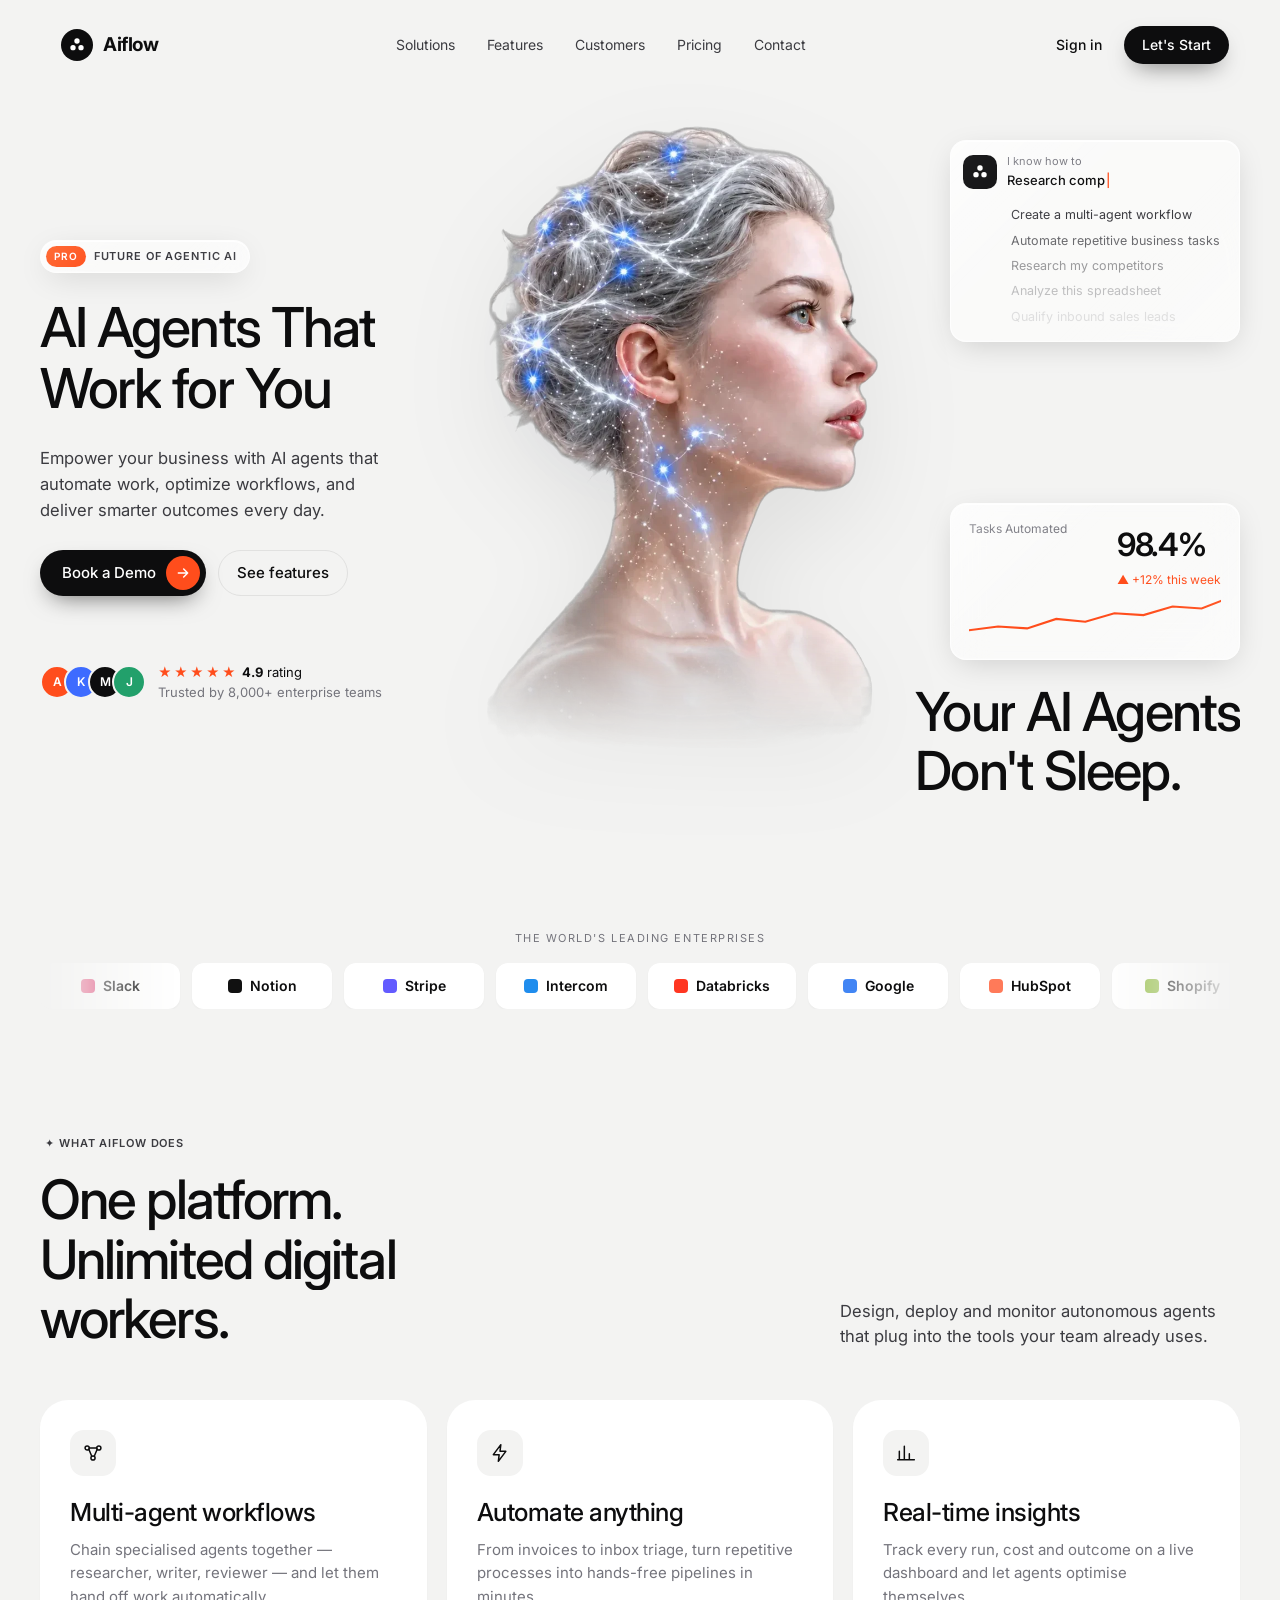
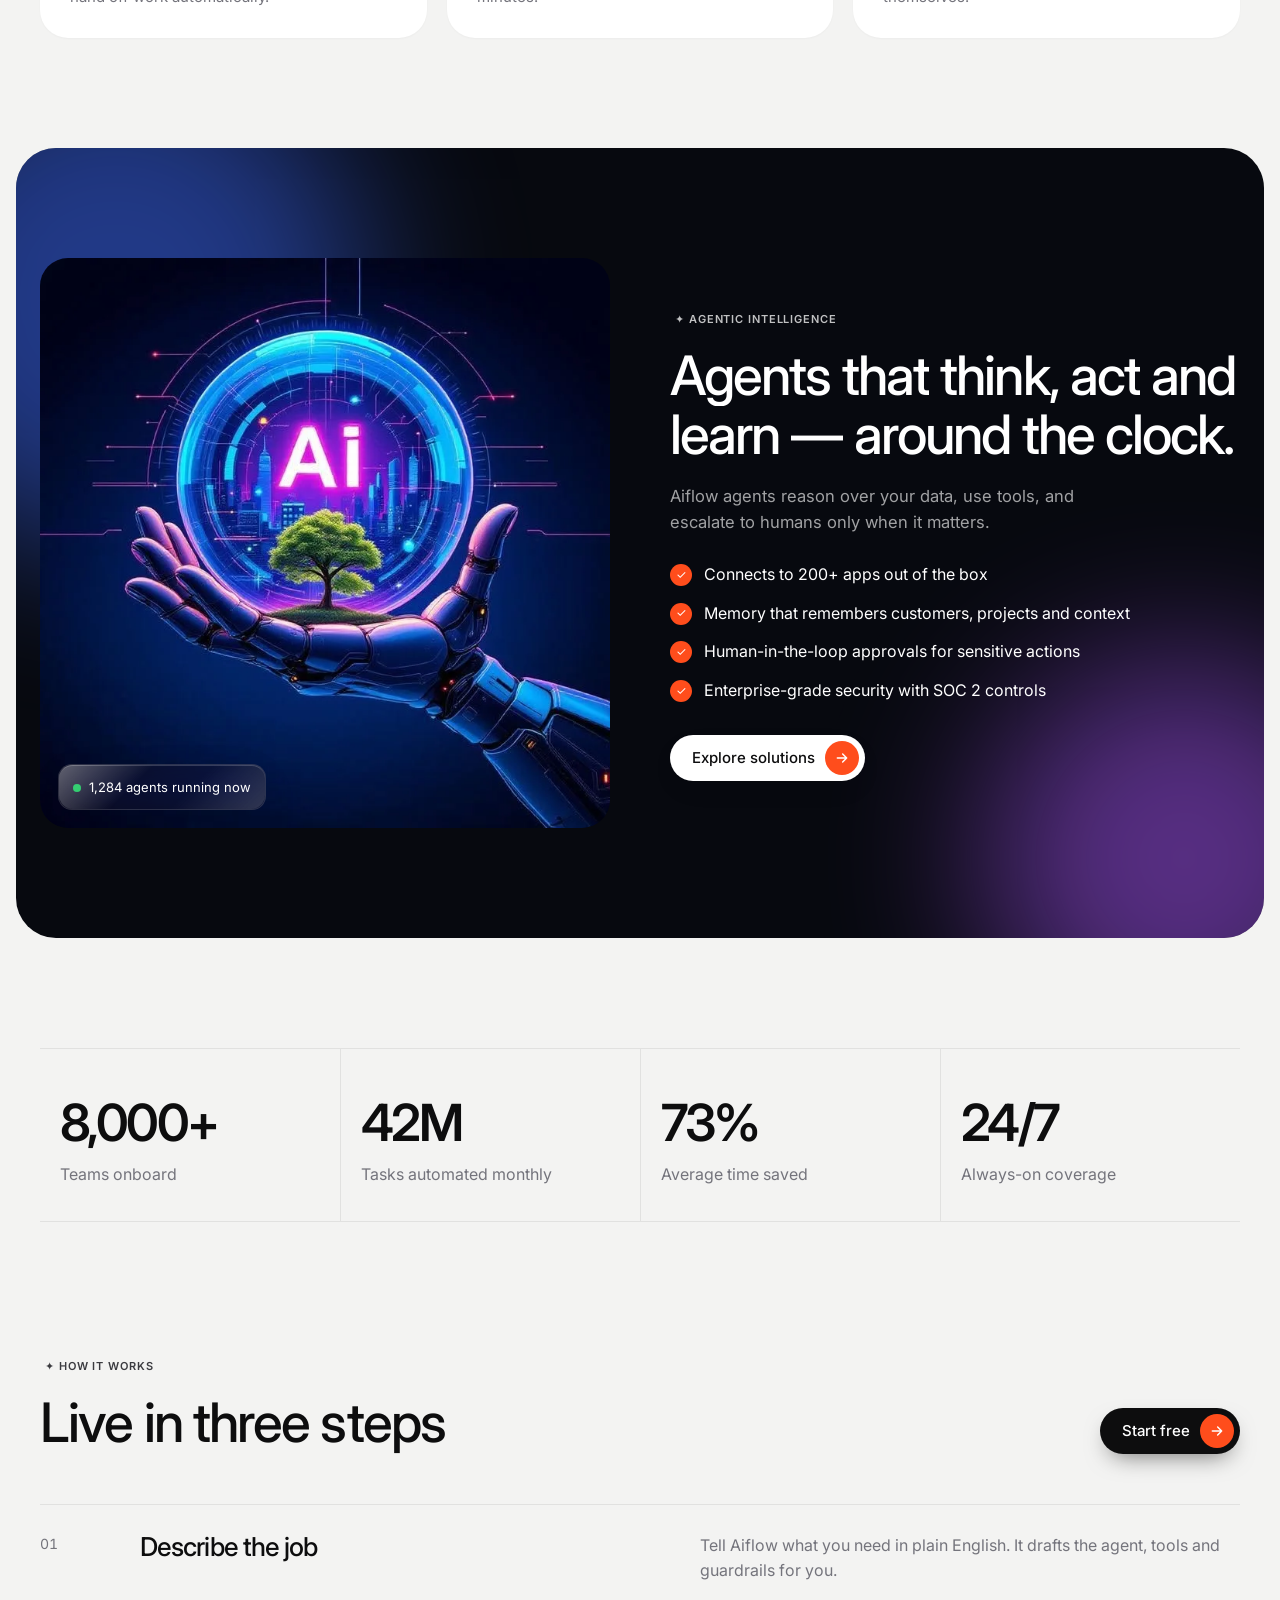
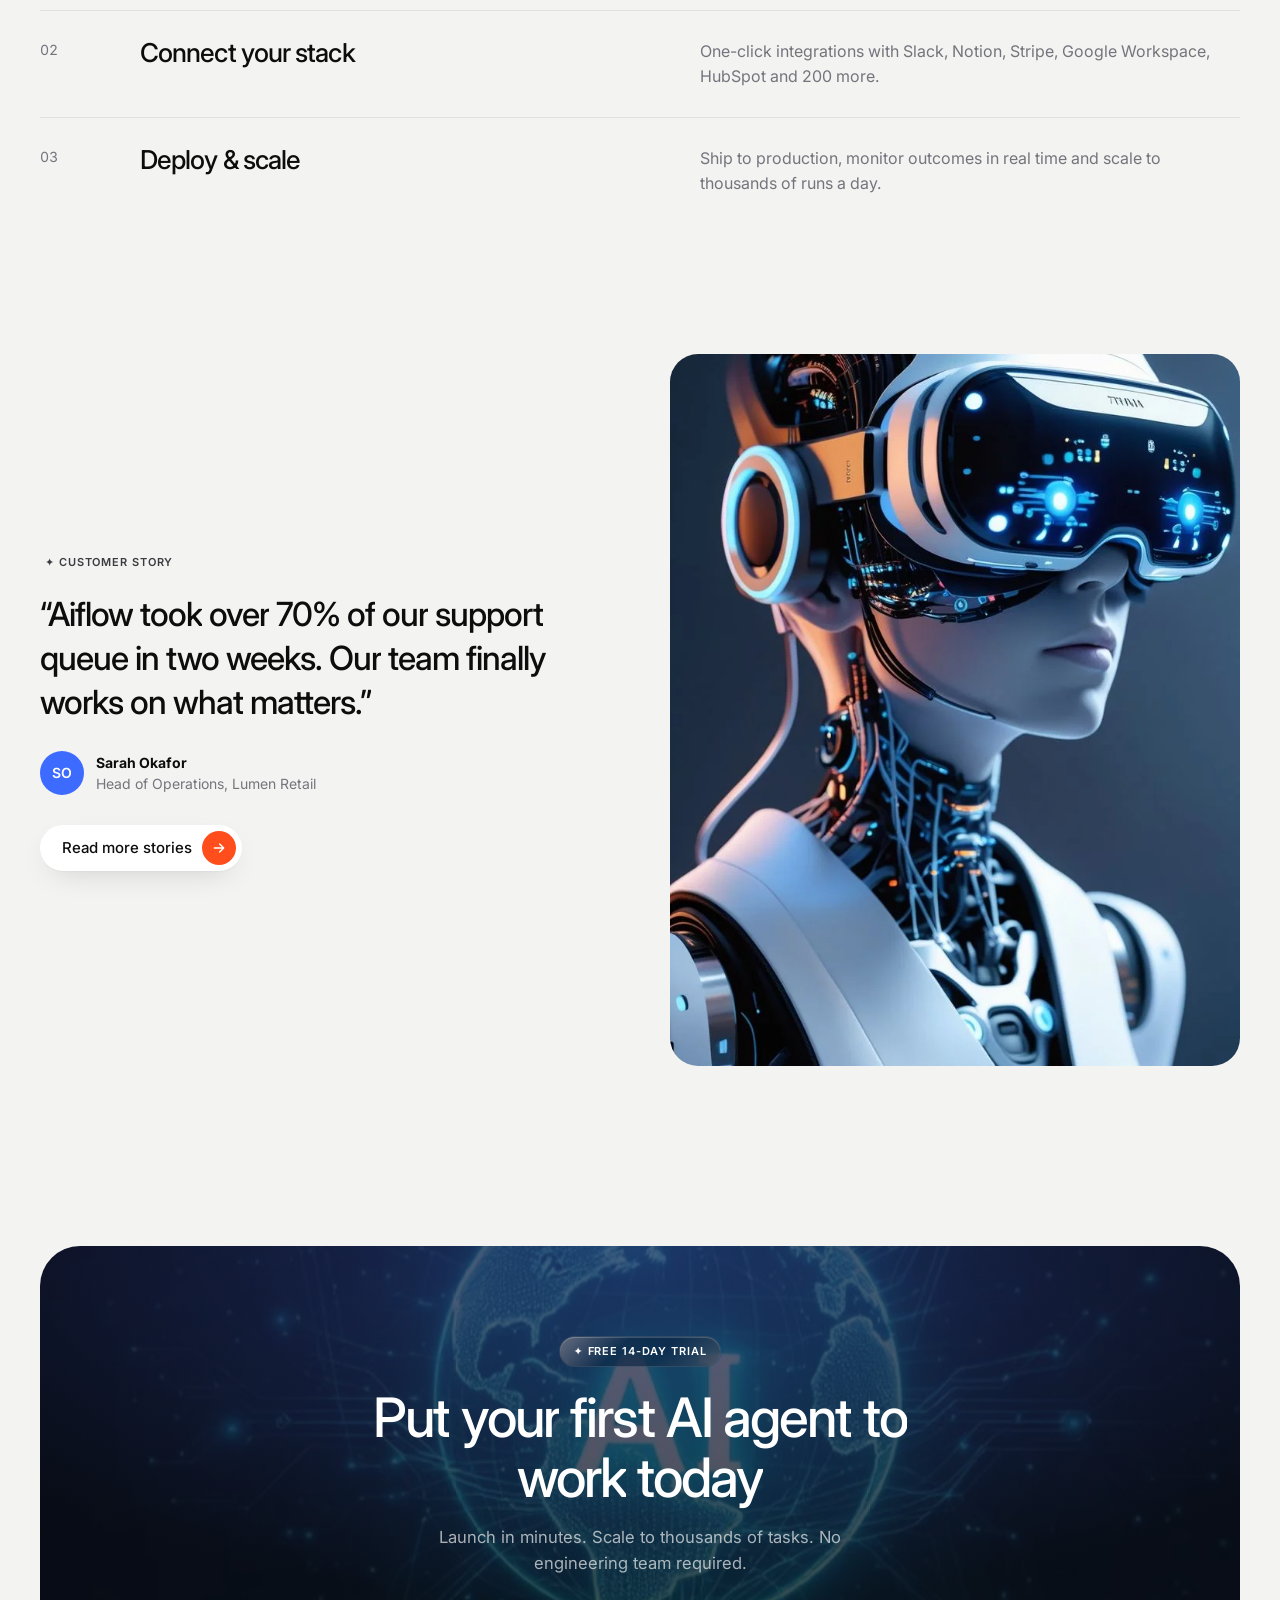
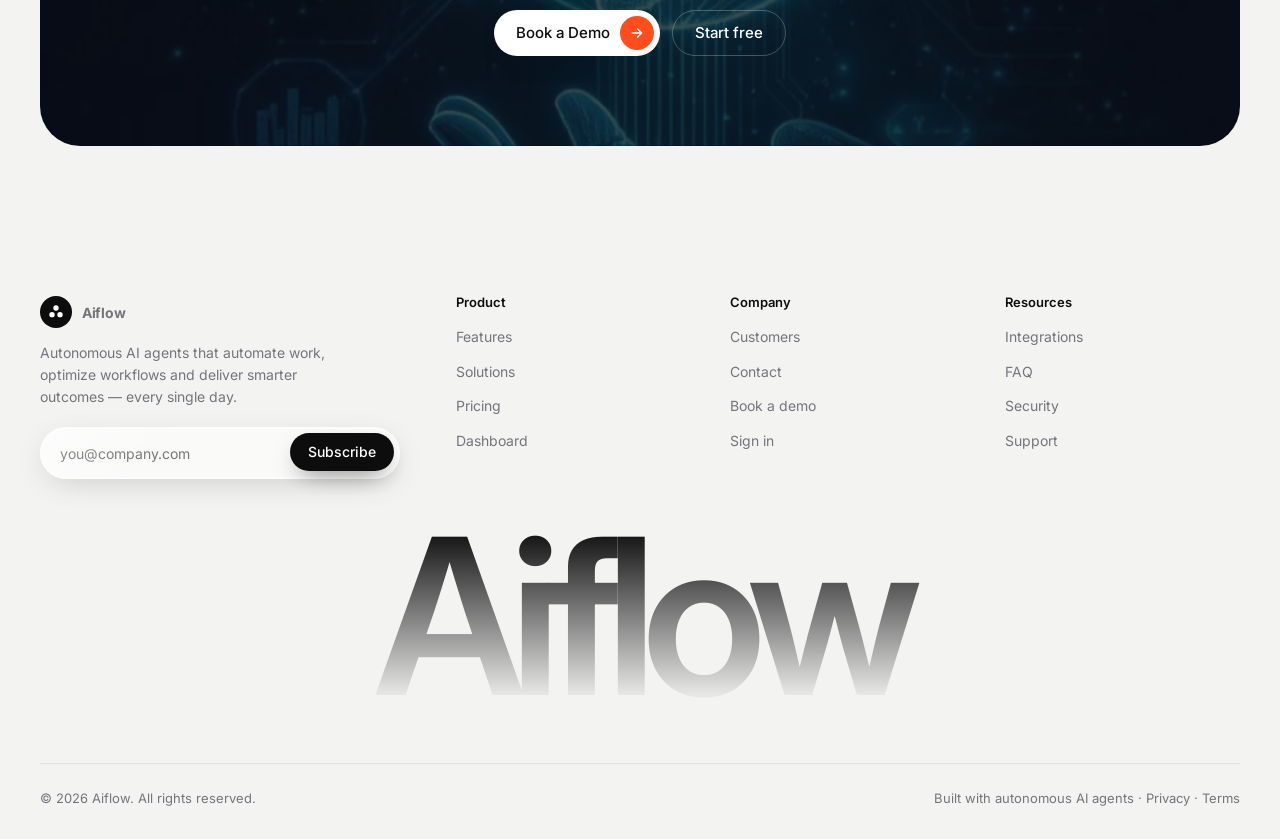
<file: index.html>
<!doctype html>
<html lang="en">
<head>
<meta charset="utf-8">
<meta name="viewport" content="width=device-width, initial-scale=1">
<title>Aiflow — AI Agents That Work for You | AI Workflow Automation</title>
<meta name="description" content="Aiflow builds autonomous AI agents that automate work, optimize workflows and deliver smarter business outcomes 24/7. Book a demo today.">
<meta name="keywords" content="AI agents, AI automation agency, AI workflow automation, autonomous AI agents, multi-agent systems, business process automation, AI chatbot development, LLM integration, AI SaaS, no-code AI, agentic AI, AI for small business, AI customer support automation, AI developer, hire AI engineer">
<meta name="author" content="Aiflow">
<meta name="robots" content="index, follow">
<link rel="canonical" href="https://aiflow-agents.vercel.app/">
<meta property="og:type" content="website">
<meta property="og:site_name" content="Aiflow">
<meta property="og:title" content="Aiflow — AI Agents That Work for You | AI Workflow Automation">
<meta property="og:description" content="Aiflow builds autonomous AI agents that automate work, optimize workflows and deliver smarter business outcomes 24/7. Book a demo today.">
<meta property="og:url" content="https://aiflow-agents.vercel.app/">
<meta property="og:image" content="https://aiflow-agents.vercel.app/assets/img/og-cover.jpg">
<meta name="twitter:card" content="summary_large_image">
<meta name="twitter:title" content="Aiflow — AI Agents That Work for You | AI Workflow Automation">
<meta name="twitter:description" content="Aiflow builds autonomous AI agents that automate work, optimize workflows and deliver smarter business outcomes 24/7. Book a demo today.">
<meta name="twitter:image" content="https://aiflow-agents.vercel.app/assets/img/og-cover.jpg">
<meta name="theme-color" content="#0d0d0e">
<link rel="icon" href="assets/img/favicon.svg" type="image/svg+xml">
<link rel="preconnect" href="https://fonts.googleapis.com">
<link rel="preconnect" href="https://fonts.gstatic.com" crossorigin>
<link href="https://fonts.googleapis.com/css2?family=Inter:wght@300;400;500;600;700&display=swap" rel="stylesheet">
<link rel="stylesheet" href="assets/css/style.css">
<script type="application/ld+json">{"@context":"https://schema.org","@type":"SoftwareApplication","name":"Aiflow","applicationCategory":"BusinessApplication","operatingSystem":"Web","description":"Aiflow builds autonomous AI agents that automate work, optimize workflows and deliver smarter business outcomes 24/7. Book a demo today.","url":"https://aiflow-agents.vercel.app","offers":{"@type":"Offer","price":"0","priceCurrency":"USD"},"aggregateRating":{"@type":"AggregateRating","ratingValue":"4.9","ratingCount":"8000"}}</script>
</head><body data-page="home">
<div class="curtain"><div class="logo-mark"><svg width="16" height="16" viewBox="0 0 24 24" fill="#fff"><circle cx="12" cy="6" r="4"/><circle cx="6" cy="16" r="4"/><circle cx="18" cy="16" r="4"/></svg></div></div>
<div class="progress"></div>
<div class="cursor-glow" aria-hidden="true"></div>
<svg width="0" height="0" style="position:absolute" aria-hidden="true"><filter id="liquid" x="0" y="0" width="100%" height="100%"><feTurbulence type="fractalNoise" baseFrequency="0.008 0.012" numOctaves="2" seed="7" result="n"/><feGaussianBlur in="n" stdDeviation="2" result="b"/><feDisplacementMap in="SourceGraphic" in2="b" scale="38" xChannelSelector="R" yChannelSelector="G"/></filter></svg>
<header class="nav-wrap">
  <nav class="nav" aria-label="Main">
    <a href="index.html" class="logo" aria-label="Aiflow home"><span class="logo-mark"><svg width="16" height="16" viewBox="0 0 24 24" fill="#fff"><circle cx="12" cy="6" r="4"/><circle cx="6" cy="16" r="4"/><circle cx="18" cy="16" r="4"/></svg></span>Aiflow</a>
    <div class="nav-links"><a href="solutions.html" data-page="solutions">Solutions</a><a href="features.html" data-page="features">Features</a><a href="customers.html" data-page="customers">Customers</a><a href="pricing.html" data-page="pricing">Pricing</a><a href="contact.html" data-page="contact">Contact</a></div>
    <div class="nav-actions">
      <a href="login.html" class="signin" data-auth-link>Sign in</a>
      <a href="login.html?mode=signup" class="btn btn-dark btn-sm">Let's Start</a>
      <button class="burger" aria-label="Open menu"><span></span><span></span></button>
    </div>
  </nav>
</header>
<div class="mobile-menu"><a class="big" href="index.html" data-page="home">Home</a><a class="big" href="solutions.html" data-page="solutions">Solutions</a><a class="big" href="features.html" data-page="features">Features</a><a class="big" href="customers.html" data-page="customers">Customers</a><a class="big" href="pricing.html" data-page="pricing">Pricing</a><a class="big" href="contact.html" data-page="contact">Contact</a>
  <div class="mm-actions"><a href="login.html" class="btn btn-ghost" data-auth-link>Sign in</a><a href="login.html?mode=signup" class="btn btn-dark">Let's Start <span class="ico"><svg width="16" height="16" viewBox="0 0 24 24" fill="none" stroke="currentColor" stroke-width="2.2" stroke-linecap="round" stroke-linejoin="round"><path d="M5 12h14M13 6l6 6-6 6"/></svg></span></a></div>
</div>
<main>
<section class="hero">
  <div class="container hero-grid">
    <div class="hero-left">
      <span class="eyebrow glass reveal"><span class="tag">PRO</span>Future of agentic AI</span>
      <h1 class="display split-words">AI Agents That Work for You</h1>
      <p class="lead reveal" data-delay="3">Empower your business with AI agents that automate work, optimize workflows, and deliver smarter outcomes every day.</p>
      <div class="reveal" data-delay="4" style="display:flex;gap:12px;flex-wrap:wrap"><a href="contact.html" class="btn btn-dark">Book a Demo <span class="ico"><svg width="16" height="16" viewBox="0 0 24 24" fill="none" stroke="currentColor" stroke-width="2.2" stroke-linecap="round" stroke-linejoin="round"><path d="M5 12h14M13 6l6 6-6 6"/></svg></span></a><a href="features.html" class="btn btn-ghost">See features</a></div>
      <div class="rating reveal" data-delay="5" style="margin-top:40px"><div class="avatars"><span style="background:#ff4d1c">A</span><span style="background:#3d6bff">K</span><span style="background:#0d0d0e">M</span><span style="background:#22a06b">J</span></div><div><span class="stars">★★★★★</span> <b>4.9</b> rating<br><span class="muted">Trusted by 8,000+ enterprise teams</span></div></div>
    </div>
    <div class="hero-visual reveal-scale" data-delay="2">
      <div class="hero-halo"></div>
      <img src="assets/img/hero-woman.webp" alt="AI agent visualised as a woman with glowing neural network constellations" width="900" height="1265" fetchpriority="high">
    </div>
    <div class="hero-right">
      <div class="agent-card glass glass-liquid reveal-r" data-delay="3">
        <div class="head"><div class="av"><svg width="16" height="16" viewBox="0 0 24 24" fill="#fff"><circle cx="12" cy="6" r="4"/><circle cx="6" cy="16" r="4"/><circle cx="18" cy="16" r="4"/></svg></div><div><small>I know how to</small><div class="typed" data-items='["Research competitors automatically","Create a multi-agent workflow","Automate repetitive business tasks","Reply to support tickets 24/7","Analyze this spreadsheet","Qualify inbound sales leads"]'></div></div></div>
        <ul class="agent-list"><li>Create a multi-agent workflow</li><li>Automate repetitive business tasks</li><li>Research my competitors</li><li>Analyze this spreadsheet</li><li>Qualify inbound sales leads</li></ul>
      </div>
      <div style="display:flex;flex-direction:column;gap:24px;align-items:flex-end;width:100%">
        <div class="stat-card glass reveal-r" data-delay="4">
          <div class="row"><span style="font-size:12px" class="muted">Tasks Automated</span><div><div class="num" data-count="98.4" data-suffix="%">0%</div><div class="up">▲ +12% this week</div></div></div>
          <svg class="spark" viewBox="0 0 260 40" preserveAspectRatio="none"><path d="M0 34 L30 30 L60 32 L90 22 L120 25 L150 16 L180 18 L210 9 L240 11 L260 3" fill="none" stroke="#ff4d1c" stroke-width="2.2" stroke-linecap="round"/></svg>
        </div>
        <h2 class="hero-tag split-words">Your AI Agents<br>Don't Sleep.</h2>
      </div>
    </div>
  </div>
</section>
<section class="logos"><div class="container reveal"><p>The world's leading enterprises</p><div class="marquee"><div class="marquee-track"><div class="logo-chip"><i style="background:#e01e5a"></i>Slack</div><div class="logo-chip"><i style="background:#111"></i>Notion</div><div class="logo-chip"><i style="background:#635bff"></i>Stripe</div><div class="logo-chip"><i style="background:#1f8ded"></i>Intercom</div><div class="logo-chip"><i style="background:#ff3621"></i>Databricks</div><div class="logo-chip"><i style="background:#4285f4"></i>Google</div><div class="logo-chip"><i style="background:#ff7a59"></i>HubSpot</div><div class="logo-chip"><i style="background:#95bf47"></i>Shopify</div><div class="logo-chip"><i style="background:#03363d"></i>Zendesk</div><div class="logo-chip"><i style="background:#00a1e0"></i>Salesforce</div><div class="logo-chip"><i style="background:#e01e5a"></i>Slack</div><div class="logo-chip"><i style="background:#111"></i>Notion</div><div class="logo-chip"><i style="background:#635bff"></i>Stripe</div><div class="logo-chip"><i style="background:#1f8ded"></i>Intercom</div><div class="logo-chip"><i style="background:#ff3621"></i>Databricks</div><div class="logo-chip"><i style="background:#4285f4"></i>Google</div><div class="logo-chip"><i style="background:#ff7a59"></i>HubSpot</div><div class="logo-chip"><i style="background:#95bf47"></i>Shopify</div><div class="logo-chip"><i style="background:#03363d"></i>Zendesk</div><div class="logo-chip"><i style="background:#00a1e0"></i>Salesforce</div></div></div></div></section>

<section class="section">
  <div class="container">
    <div class="section-head">
      <div><span class="eyebrow reveal">✦ What Aiflow does</span><h2 class="h2 split-words" style="margin-top:14px;max-width:14ch">One platform. Unlimited digital workers.</h2></div>
      <p class="lead reveal">Design, deploy and monitor autonomous agents that plug into the tools your team already uses.</p>
    </div>
    <div class="grid g-3">
      <div class="card spot reveal" data-delay="1"><div class="icon"><svg width="20" height="20" viewBox="0 0 24 24" fill="none" stroke="currentColor" stroke-width="1.8" stroke-linecap="round" stroke-linejoin="round"><circle cx="5" cy="6" r="2.5"/><circle cx="19" cy="6" r="2.5"/><circle cx="12" cy="18" r="2.5"/><path d="M7 7.5 10.5 16M17 7.5 13.5 16M7.5 6h9"/></svg></div><h3 class="h3">Multi-agent workflows</h3><p>Chain specialised agents together — researcher, writer, reviewer — and let them hand off work automatically.</p></div>
      <div class="card spot reveal" data-delay="2"><div class="icon"><svg width="20" height="20" viewBox="0 0 24 24" fill="none" stroke="currentColor" stroke-width="1.8" stroke-linecap="round" stroke-linejoin="round"><path d="M13 2 4 14h7l-1 8 9-12h-7z"/></svg></div><h3 class="h3">Automate anything</h3><p>From invoices to inbox triage, turn repetitive processes into hands-free pipelines in minutes.</p></div>
      <div class="card spot reveal" data-delay="3"><div class="icon"><svg width="20" height="20" viewBox="0 0 24 24" fill="none" stroke="currentColor" stroke-width="1.8" stroke-linecap="round" stroke-linejoin="round"><path d="M4 20V10M10 20V4M16 20v-7M22 20H2"/></svg></div><h3 class="h3">Real-time insights</h3><p>Track every run, cost and outcome on a live dashboard and let agents optimise themselves.</p></div>
    </div>
  </div>
</section>

<section class="section dark-band">
  <div class="orb" style="width:500px;height:500px;background:#3d6bff;left:-150px;top:-100px"></div>
  <div class="orb" style="width:400px;height:400px;background:#a855f7;right:-120px;bottom:-120px"></div>
  <div class="container split" style="position:relative">
    <div class="reveal-l">
      <div class="media tilt" style="aspect-ratio:1/1"><img src="assets/img/ai-sphere.webp" alt="Robotic hand holding a glowing AI sphere with a city and tree inside" loading="lazy">
        <div class="float-chip glass glass-dark" style="left:18px;bottom:18px"><span class="dot-live"></span>&nbsp; 1,284 agents running now</div></div>
    </div>
    <div>
      <span class="eyebrow reveal">✦ Agentic intelligence</span>
      <h2 class="h2 split-words" style="margin-top:14px">Agents that think, act and learn — around the clock.</h2>
      <p class="lead reveal" style="margin-top:18px">Aiflow agents reason over your data, use tools, and escalate to humans only when it matters.</p>
      <ul class="check-list reveal" data-delay="2"><li>Connects to 200+ apps out of the box</li><li>Memory that remembers customers, projects and context</li><li>Human-in-the-loop approvals for sensitive actions</li><li>Enterprise-grade security with SOC 2 controls</li></ul>
      <div class="reveal" data-delay="3" style="margin-top:32px"><a href="solutions.html" class="btn btn-light">Explore solutions <span class="ico"><svg width="16" height="16" viewBox="0 0 24 24" fill="none" stroke="currentColor" stroke-width="2.2" stroke-linecap="round" stroke-linejoin="round"><path d="M5 12h14M13 6l6 6-6 6"/></svg></span></a></div>
    </div>
  </div>
</section>

<section class="section">
  <div class="container">
    <div class="metrics">
      <div class="reveal"><div class="v" data-count="8000" data-suffix="+">0</div><p class="muted">Teams onboard</p></div>
      <div class="reveal" data-delay="1"><div class="v" data-count="42" data-suffix="M">0</div><p class="muted">Tasks automated monthly</p></div>
      <div class="reveal" data-delay="2"><div class="v" data-count="73" data-suffix="%">0</div><p class="muted">Average time saved</p></div>
      <div class="reveal" data-delay="3"><div class="v" data-count="24" data-suffix="/7">0</div><p class="muted">Always-on coverage</p></div>
    </div>
  </div>
</section>

<section class="section" style="padding-top:20px">
  <div class="container">
    <div class="section-head"><div><span class="eyebrow reveal">✦ How it works</span><h2 class="h2 split-words" style="margin-top:14px">Live in three steps</h2></div><a href="login.html?mode=signup" class="btn btn-dark">Start free <span class="ico"><svg width="16" height="16" viewBox="0 0 24 24" fill="none" stroke="currentColor" stroke-width="2.2" stroke-linecap="round" stroke-linejoin="round"><path d="M5 12h14M13 6l6 6-6 6"/></svg></span></a></div>
    <div class="steps">
      <div class="step reveal"><span class="n">01</span><h3>Describe the job</h3><p class="muted">Tell Aiflow what you need in plain English. It drafts the agent, tools and guardrails for you.</p></div>
      <div class="step reveal"><span class="n">02</span><h3>Connect your stack</h3><p class="muted">One-click integrations with Slack, Notion, Stripe, Google Workspace, HubSpot and 200 more.</p></div>
      <div class="step reveal"><span class="n">03</span><h3>Deploy &amp; scale</h3><p class="muted">Ship to production, monitor outcomes in real time and scale to thousands of runs a day.</p></div>
    </div>
  </div>
</section>

<section class="section" style="padding-top:20px">
  <div class="container split">
    <div>
      <span class="eyebrow reveal">✦ Customer story</span>
      <p class="quote split-words" style="margin-top:18px">“Aiflow took over 70% of our support queue in two weeks. Our team finally works on what matters.”</p>
      <div class="who reveal"><div class="av" style="background:#3d6bff">SO</div><div><b>Sarah Okafor</b><br><span class="muted">Head of Operations, Lumen Retail</span></div></div>
      <div class="reveal" style="margin-top:30px"><a href="customers.html" class="btn btn-light">Read more stories <span class="ico"><svg width="16" height="16" viewBox="0 0 24 24" fill="none" stroke="currentColor" stroke-width="2.2" stroke-linecap="round" stroke-linejoin="round"><path d="M5 12h14M13 6l6 6-6 6"/></svg></span></a></div>
    </div>
    <div class="media reveal-r" style="aspect-ratio:4/5"><img src="assets/img/robot-vr.webp" alt="Humanoid AI robot wearing a VR headset" loading="lazy"></div>
  </div>
</section>
<section class="section-sm"><div class="container"><div class="cta reveal-scale">
<img class="bg" src="assets/img/ai-globe.webp" alt="" loading="lazy">
<span class="eyebrow glass glass-dark" style="padding:6px 14px">✦ Free 14-day trial</span>
<h2 class="h2 split-words" style="margin-top:22px;max-width:18ch;margin-inline:auto">Put your first AI agent to work today</h2>
<p class="lead">Launch in minutes. Scale to thousands of tasks. No engineering team required.</p>
<div style="display:flex;gap:12px;justify-content:center;flex-wrap:wrap"><a href="contact.html" class="btn btn-light">Book a Demo <span class="ico"><svg width="16" height="16" viewBox="0 0 24 24" fill="none" stroke="currentColor" stroke-width="2.2" stroke-linecap="round" stroke-linejoin="round"><path d="M5 12h14M13 6l6 6-6 6"/></svg></span></a><a href="login.html?mode=signup" class="btn btn-ghost btn-plain" style="color:#fff;border-color:rgba(255,255,255,.25)">Start free</a></div>
</div></div></section>
</main>
<footer>
  <div class="container">
    <div class="foot-grid">
      <div class="reveal">
        <a href="index.html" class="logo"><span class="logo-mark"><svg width="16" height="16" viewBox="0 0 24 24" fill="#fff"><circle cx="12" cy="6" r="4"/><circle cx="6" cy="16" r="4"/><circle cx="18" cy="16" r="4"/></svg></span>Aiflow</a>
        <p class="muted" style="margin-top:14px;max-width:34ch;font-size:14px">Autonomous AI agents that automate work, optimize workflows and deliver smarter outcomes — every single day.</p>
        <form class="newsletter glass" data-simple="Subscribed! Watch your inbox for agent playbooks.">
          <input class="input" style="height:40px;border:0;background:transparent" type="email" placeholder="you@company.com" required aria-label="Email">
          <button class="btn btn-dark btn-sm" type="submit">Subscribe</button>
        </form>
      </div>
      <div class="reveal" data-delay="1"><h4>Product</h4><ul><li><a href="features.html">Features</a></li><li><a href="solutions.html">Solutions</a></li><li><a href="pricing.html">Pricing</a></li><li><a href="dashboard.html">Dashboard</a></li></ul></div>
      <div class="reveal" data-delay="2"><h4>Company</h4><ul><li><a href="customers.html">Customers</a></li><li><a href="contact.html">Contact</a></li><li><a href="contact.html">Book a demo</a></li><li><a href="login.html">Sign in</a></li></ul></div>
      <div class="reveal" data-delay="3"><h4>Resources</h4><ul><li><a href="features.html#integrations">Integrations</a></li><li><a href="pricing.html#faq">FAQ</a></li><li><a href="features.html#security">Security</a></li><li><a href="contact.html">Support</a></li></ul></div>
    </div>
    <div class="foot-big" aria-hidden="true">Aiflow</div>
    <div class="foot-bottom"><span>© <span data-year></span> Aiflow. All rights reserved.</span><span>Built with autonomous AI agents · Privacy · Terms</span></div>
  </div>
</footer>
<script src="assets/js/main.js"></script>
</body>
</html>
</file>
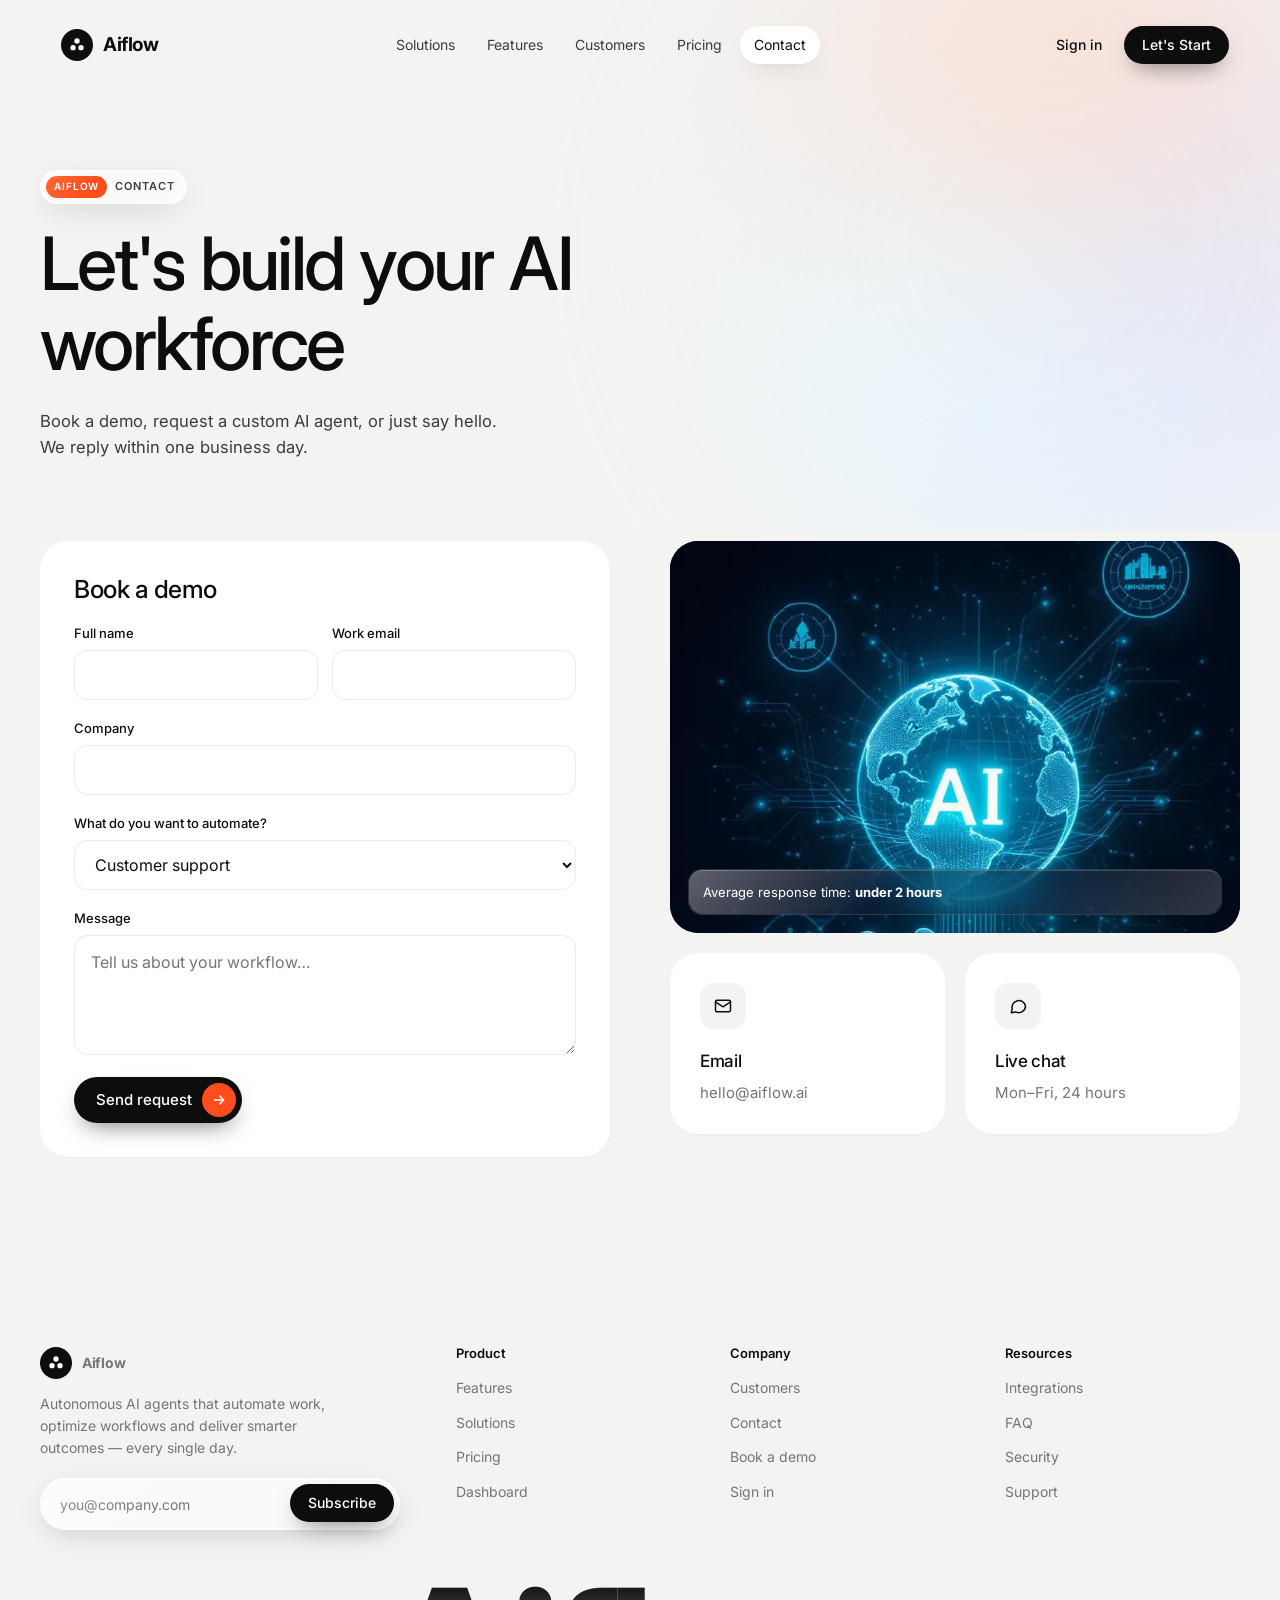
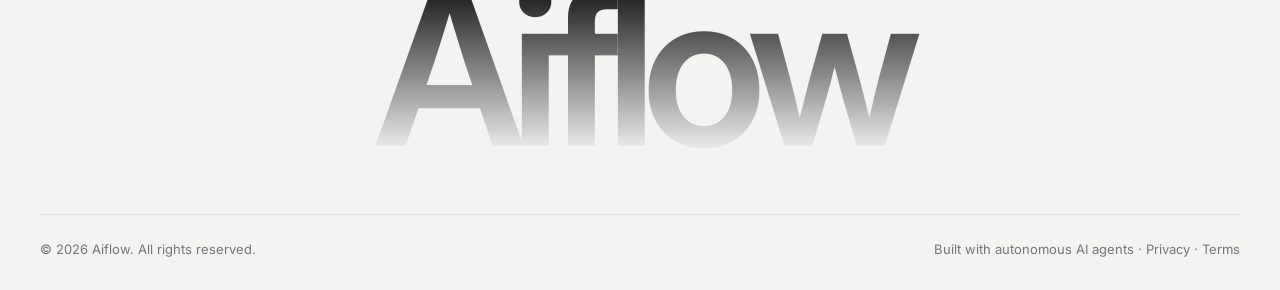
<file: contact.html>
<!doctype html>
<html lang="en">
<head>
<meta charset="utf-8">
<meta name="viewport" content="width=device-width, initial-scale=1">
<title>Contact & Book a Demo — Hire AI Automation Experts | Aiflow</title>
<meta name="description" content="Book a demo of Aiflow or hire our team to build custom AI agents, chatbots and workflow automations for your business.">
<meta name="keywords" content="AI agents, AI automation agency, AI workflow automation, autonomous AI agents, multi-agent systems, business process automation, AI chatbot development, LLM integration, AI SaaS, no-code AI, agentic AI, AI for small business, AI customer support automation, AI developer, hire AI engineer">
<meta name="author" content="Aiflow">
<meta name="robots" content="index, follow">
<link rel="canonical" href="https://aiflow-agents.vercel.app/contact.html">
<meta property="og:type" content="website">
<meta property="og:site_name" content="Aiflow">
<meta property="og:title" content="Contact & Book a Demo — Hire AI Automation Experts | Aiflow">
<meta property="og:description" content="Book a demo of Aiflow or hire our team to build custom AI agents, chatbots and workflow automations for your business.">
<meta property="og:url" content="https://aiflow-agents.vercel.app/contact.html">
<meta property="og:image" content="https://aiflow-agents.vercel.app/assets/img/og-cover.jpg">
<meta name="twitter:card" content="summary_large_image">
<meta name="twitter:title" content="Contact & Book a Demo — Hire AI Automation Experts | Aiflow">
<meta name="twitter:description" content="Book a demo of Aiflow or hire our team to build custom AI agents, chatbots and workflow automations for your business.">
<meta name="twitter:image" content="https://aiflow-agents.vercel.app/assets/img/og-cover.jpg">
<meta name="theme-color" content="#0d0d0e">
<link rel="icon" href="assets/img/favicon.svg" type="image/svg+xml">
<link rel="preconnect" href="https://fonts.googleapis.com">
<link rel="preconnect" href="https://fonts.gstatic.com" crossorigin>
<link href="https://fonts.googleapis.com/css2?family=Inter:wght@300;400;500;600;700&display=swap" rel="stylesheet">
<link rel="stylesheet" href="assets/css/style.css">
<script type="application/ld+json">{"@context":"https://schema.org","@type":"SoftwareApplication","name":"Aiflow","applicationCategory":"BusinessApplication","operatingSystem":"Web","description":"Book a demo of Aiflow or hire our team to build custom AI agents, chatbots and workflow automations for your business.","url":"https://aiflow-agents.vercel.app","offers":{"@type":"Offer","price":"0","priceCurrency":"USD"},"aggregateRating":{"@type":"AggregateRating","ratingValue":"4.9","ratingCount":"8000"}}</script>
</head><body data-page="contact">
<div class="curtain"><div class="logo-mark"><svg width="16" height="16" viewBox="0 0 24 24" fill="#fff"><circle cx="12" cy="6" r="4"/><circle cx="6" cy="16" r="4"/><circle cx="18" cy="16" r="4"/></svg></div></div>
<div class="progress"></div>
<div class="cursor-glow" aria-hidden="true"></div>
<svg width="0" height="0" style="position:absolute" aria-hidden="true"><filter id="liquid" x="0" y="0" width="100%" height="100%"><feTurbulence type="fractalNoise" baseFrequency="0.008 0.012" numOctaves="2" seed="7" result="n"/><feGaussianBlur in="n" stdDeviation="2" result="b"/><feDisplacementMap in="SourceGraphic" in2="b" scale="38" xChannelSelector="R" yChannelSelector="G"/></filter></svg>
<header class="nav-wrap">
  <nav class="nav" aria-label="Main">
    <a href="index.html" class="logo" aria-label="Aiflow home"><span class="logo-mark"><svg width="16" height="16" viewBox="0 0 24 24" fill="#fff"><circle cx="12" cy="6" r="4"/><circle cx="6" cy="16" r="4"/><circle cx="18" cy="16" r="4"/></svg></span>Aiflow</a>
    <div class="nav-links"><a href="solutions.html" data-page="solutions">Solutions</a><a href="features.html" data-page="features">Features</a><a href="customers.html" data-page="customers">Customers</a><a href="pricing.html" data-page="pricing">Pricing</a><a href="contact.html" data-page="contact">Contact</a></div>
    <div class="nav-actions">
      <a href="login.html" class="signin" data-auth-link>Sign in</a>
      <a href="login.html?mode=signup" class="btn btn-dark btn-sm">Let's Start</a>
      <button class="burger" aria-label="Open menu"><span></span><span></span></button>
    </div>
  </nav>
</header>
<div class="mobile-menu"><a class="big" href="index.html" data-page="home">Home</a><a class="big" href="solutions.html" data-page="solutions">Solutions</a><a class="big" href="features.html" data-page="features">Features</a><a class="big" href="customers.html" data-page="customers">Customers</a><a class="big" href="pricing.html" data-page="pricing">Pricing</a><a class="big" href="contact.html" data-page="contact">Contact</a>
  <div class="mm-actions"><a href="login.html" class="btn btn-ghost" data-auth-link>Sign in</a><a href="login.html?mode=signup" class="btn btn-dark">Let's Start <span class="ico"><svg width="16" height="16" viewBox="0 0 24 24" fill="none" stroke="currentColor" stroke-width="2.2" stroke-linecap="round" stroke-linejoin="round"><path d="M5 12h14M13 6l6 6-6 6"/></svg></span></a></div>
</div>
<main><section class="page-hero"><div class="blob"></div><div class="container">
<span class="eyebrow glass reveal"><span class="tag">AIFLOW</span>Contact</span>
<h1 class="display split-words" style="margin-top:22px">Let's build your AI workforce</h1>
<p class="lead reveal" data-delay="2">Book a demo, request a custom AI agent, or just say hello. We reply within one business day.</p>
</div></section>
<section class="section" style="padding-top:10px"><div class="container split" style="align-items:start">
<form class="card reveal" data-simple="Thanks! Your demo request is in — we'll be in touch within 24 hours." style="padding:34px" novalidate>
  <h2 class="h3">Book a demo</h2>
  <div class="grid g-2" style="gap:0 14px"><div class="field"><label for="c-name">Full name</label><input id="c-name" class="input" required></div>
  <div class="field"><label for="c-email">Work email</label><input id="c-email" type="email" class="input" required></div></div>
  <div class="field"><label for="c-co">Company</label><input id="c-co" class="input"></div>
  <div class="field"><label for="c-need">What do you want to automate?</label><select id="c-need" class="input"><option>Customer support</option><option>Sales &amp; lead generation</option><option>Operations &amp; finance</option><option>Custom AI agent build</option><option>Something else</option></select></div>
  <div class="field"><label for="c-msg">Message</label><textarea id="c-msg" class="input" required placeholder="Tell us about your workflow…"></textarea></div>
  <button class="btn btn-dark" type="submit" style="margin-top:22px">Send request <span class="ico"><svg width="16" height="16" viewBox="0 0 24 24" fill="none" stroke="currentColor" stroke-width="2.2" stroke-linecap="round" stroke-linejoin="round"><path d="M5 12h14M13 6l6 6-6 6"/></svg></span></button>
</form>
<div style="display:grid;gap:20px">
  <div class="media reveal-r" style="aspect-ratio:16/11"><img src="assets/img/ai-globe.webp" alt="AI globe floating above a robotic hand" loading="lazy" style="object-position:center 35%">
    <div class="float-chip glass glass-dark" style="left:18px;bottom:18px;right:18px">Average response time: <b>under 2 hours</b></div></div>
  <div class="grid g-2">
    <div class="card reveal"><div class="icon"><svg width="20" height="20" viewBox="0 0 24 24" fill="none" stroke="currentColor" stroke-width="1.8" stroke-linecap="round" stroke-linejoin="round"><rect x="3" y="5" width="18" height="14" rx="2"/><path d="m3 7 9 6 9-6"/></svg></div><h3 class="h3" style="font-size:17px">Email</h3><p>hello@aiflow.ai</p></div>
    <div class="card reveal" data-delay="1"><div class="icon"><svg width="20" height="20" viewBox="0 0 24 24" fill="none" stroke="currentColor" stroke-width="1.8" stroke-linecap="round" stroke-linejoin="round"><path d="M21 12a8 8 0 0 1-11.6 7.1L4 20l1-4.6A8 8 0 1 1 21 12z"/></svg></div><h3 class="h3" style="font-size:17px">Live chat</h3><p>Mon–Fri, 24 hours</p></div>
  </div>
</div></div></section></main>
<footer>
  <div class="container">
    <div class="foot-grid">
      <div class="reveal">
        <a href="index.html" class="logo"><span class="logo-mark"><svg width="16" height="16" viewBox="0 0 24 24" fill="#fff"><circle cx="12" cy="6" r="4"/><circle cx="6" cy="16" r="4"/><circle cx="18" cy="16" r="4"/></svg></span>Aiflow</a>
        <p class="muted" style="margin-top:14px;max-width:34ch;font-size:14px">Autonomous AI agents that automate work, optimize workflows and deliver smarter outcomes — every single day.</p>
        <form class="newsletter glass" data-simple="Subscribed! Watch your inbox for agent playbooks.">
          <input class="input" style="height:40px;border:0;background:transparent" type="email" placeholder="you@company.com" required aria-label="Email">
          <button class="btn btn-dark btn-sm" type="submit">Subscribe</button>
        </form>
      </div>
      <div class="reveal" data-delay="1"><h4>Product</h4><ul><li><a href="features.html">Features</a></li><li><a href="solutions.html">Solutions</a></li><li><a href="pricing.html">Pricing</a></li><li><a href="dashboard.html">Dashboard</a></li></ul></div>
      <div class="reveal" data-delay="2"><h4>Company</h4><ul><li><a href="customers.html">Customers</a></li><li><a href="contact.html">Contact</a></li><li><a href="contact.html">Book a demo</a></li><li><a href="login.html">Sign in</a></li></ul></div>
      <div class="reveal" data-delay="3"><h4>Resources</h4><ul><li><a href="features.html#integrations">Integrations</a></li><li><a href="pricing.html#faq">FAQ</a></li><li><a href="features.html#security">Security</a></li><li><a href="contact.html">Support</a></li></ul></div>
    </div>
    <div class="foot-big" aria-hidden="true">Aiflow</div>
    <div class="foot-bottom"><span>© <span data-year></span> Aiflow. All rights reserved.</span><span>Built with autonomous AI agents · Privacy · Terms</span></div>
  </div>
</footer>
<script src="assets/js/main.js"></script>
</body>
</html>
</file>
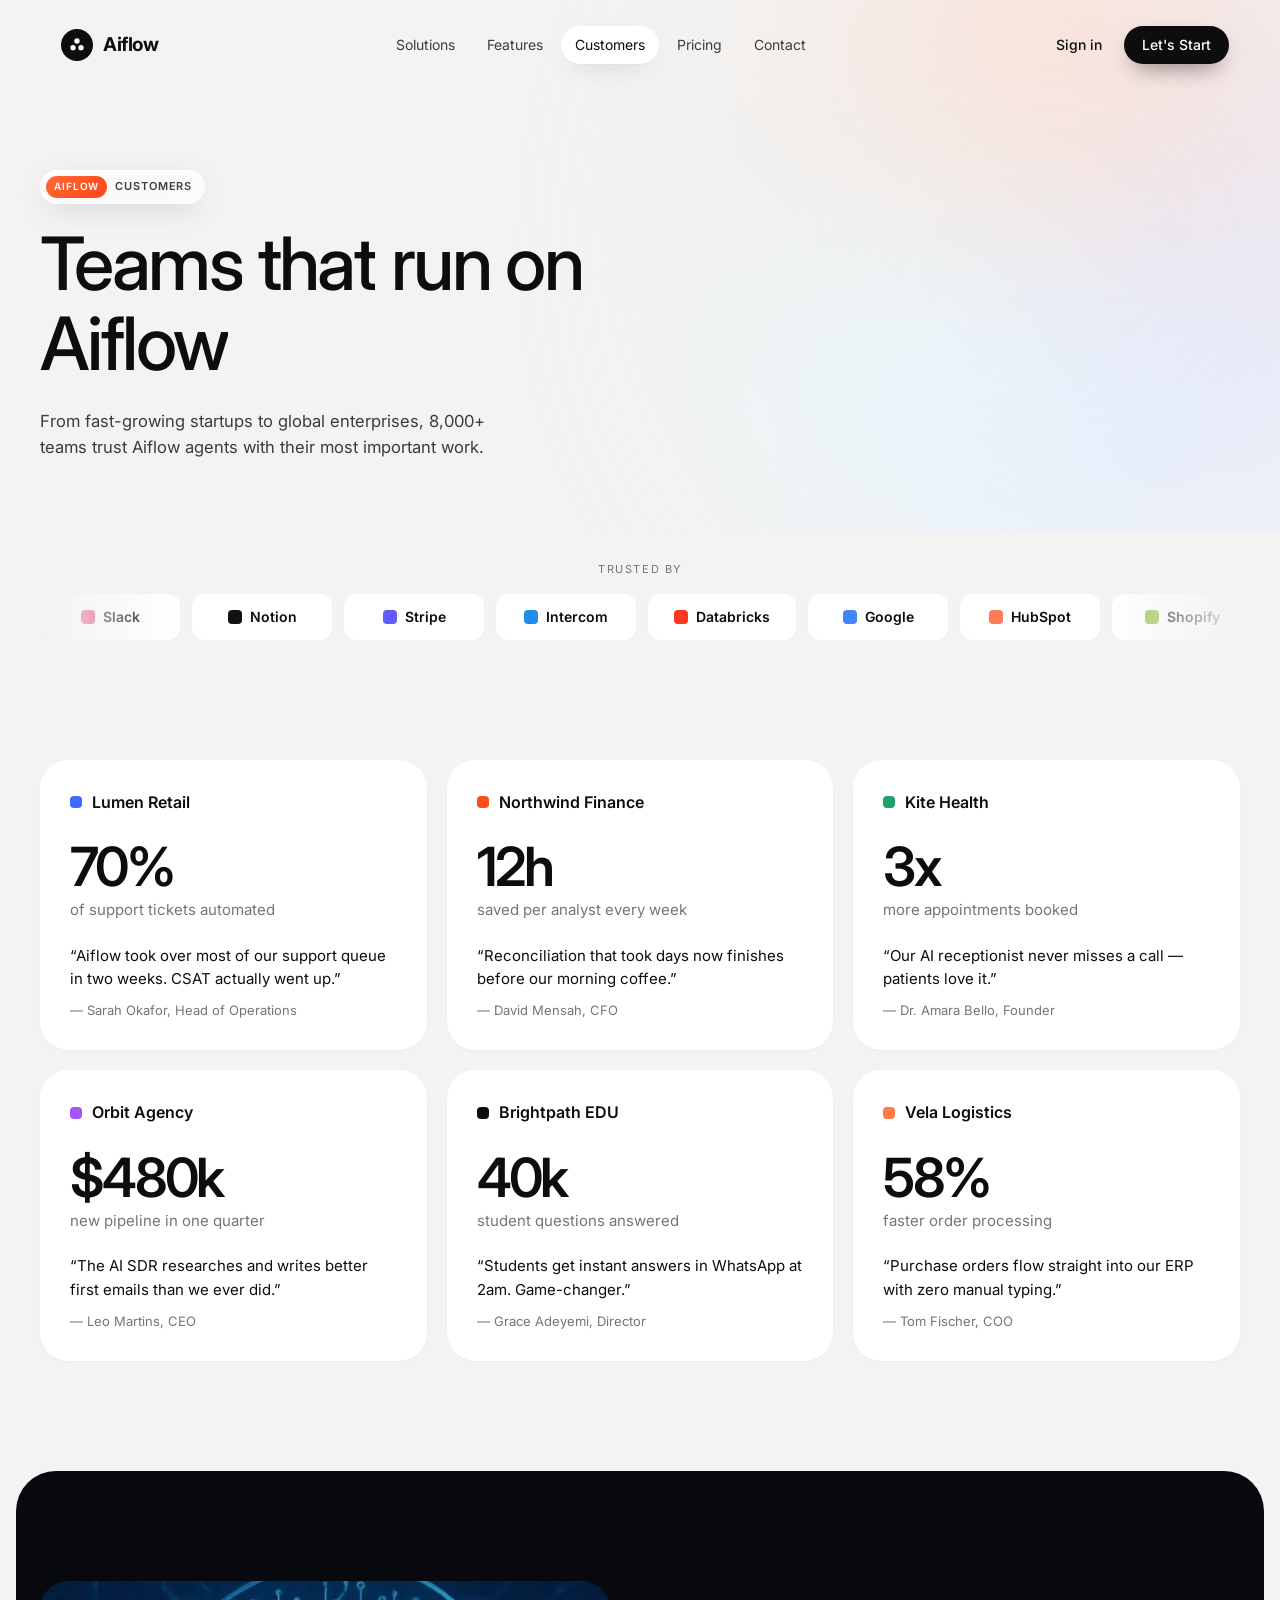
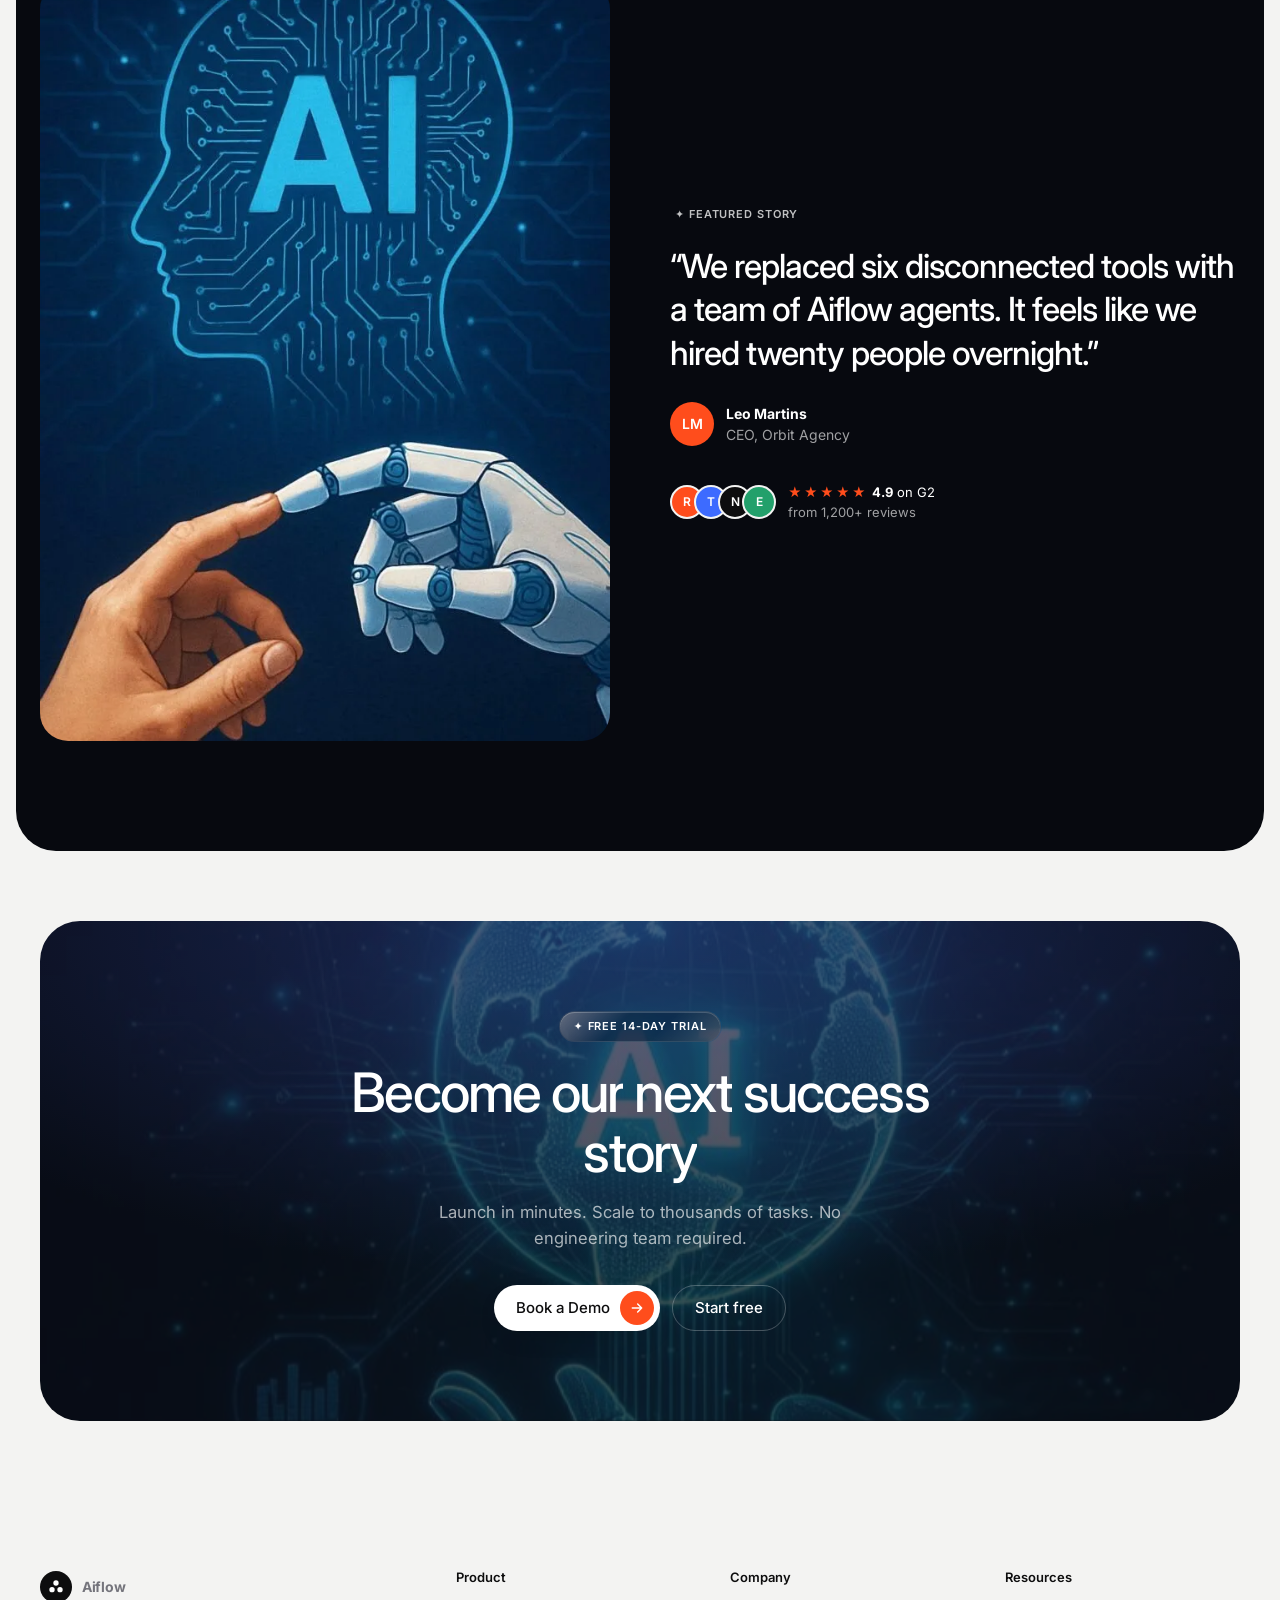
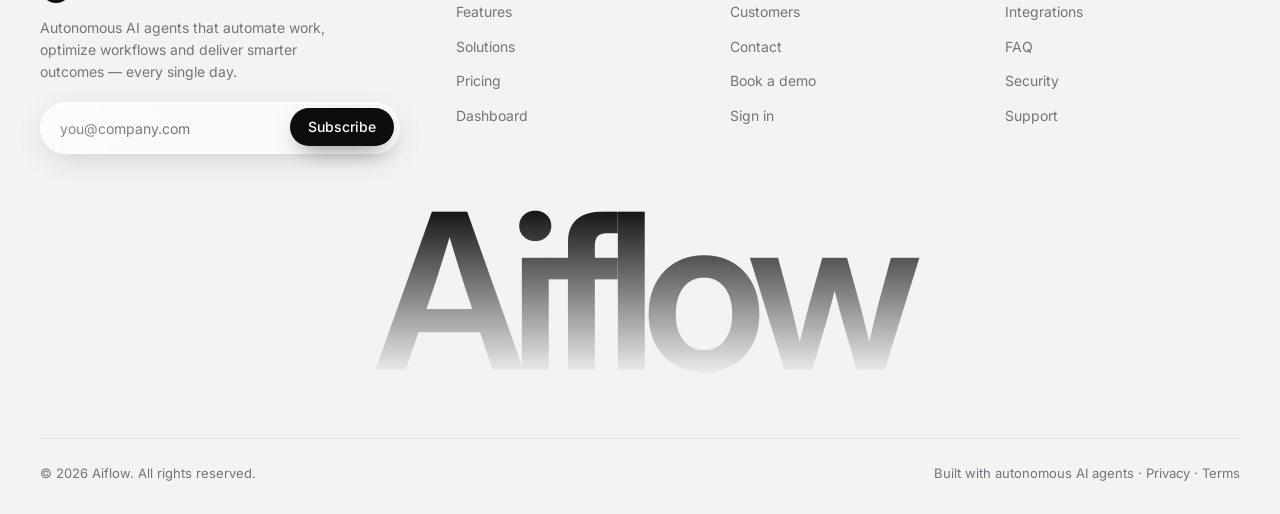
<file: customers.html>
<!doctype html>
<html lang="en">
<head>
<meta charset="utf-8">
<meta name="viewport" content="width=device-width, initial-scale=1">
<title>Customer Stories — AI Automation Results | Aiflow</title>
<meta name="description" content="See how 8,000+ teams use Aiflow AI agents to automate customer support, sales, finance and operations with measurable ROI.">
<meta name="keywords" content="AI agents, AI automation agency, AI workflow automation, autonomous AI agents, multi-agent systems, business process automation, AI chatbot development, LLM integration, AI SaaS, no-code AI, agentic AI, AI for small business, AI customer support automation, AI developer, hire AI engineer">
<meta name="author" content="Aiflow">
<meta name="robots" content="index, follow">
<link rel="canonical" href="https://aiflow-agents.vercel.app/customers.html">
<meta property="og:type" content="website">
<meta property="og:site_name" content="Aiflow">
<meta property="og:title" content="Customer Stories — AI Automation Results | Aiflow">
<meta property="og:description" content="See how 8,000+ teams use Aiflow AI agents to automate customer support, sales, finance and operations with measurable ROI.">
<meta property="og:url" content="https://aiflow-agents.vercel.app/customers.html">
<meta property="og:image" content="https://aiflow-agents.vercel.app/assets/img/og-cover.jpg">
<meta name="twitter:card" content="summary_large_image">
<meta name="twitter:title" content="Customer Stories — AI Automation Results | Aiflow">
<meta name="twitter:description" content="See how 8,000+ teams use Aiflow AI agents to automate customer support, sales, finance and operations with measurable ROI.">
<meta name="twitter:image" content="https://aiflow-agents.vercel.app/assets/img/og-cover.jpg">
<meta name="theme-color" content="#0d0d0e">
<link rel="icon" href="assets/img/favicon.svg" type="image/svg+xml">
<link rel="preconnect" href="https://fonts.googleapis.com">
<link rel="preconnect" href="https://fonts.gstatic.com" crossorigin>
<link href="https://fonts.googleapis.com/css2?family=Inter:wght@300;400;500;600;700&display=swap" rel="stylesheet">
<link rel="stylesheet" href="assets/css/style.css">
<script type="application/ld+json">{"@context":"https://schema.org","@type":"SoftwareApplication","name":"Aiflow","applicationCategory":"BusinessApplication","operatingSystem":"Web","description":"See how 8,000+ teams use Aiflow AI agents to automate customer support, sales, finance and operations with measurable ROI.","url":"https://aiflow-agents.vercel.app","offers":{"@type":"Offer","price":"0","priceCurrency":"USD"},"aggregateRating":{"@type":"AggregateRating","ratingValue":"4.9","ratingCount":"8000"}}</script>
</head><body data-page="customers">
<div class="curtain"><div class="logo-mark"><svg width="16" height="16" viewBox="0 0 24 24" fill="#fff"><circle cx="12" cy="6" r="4"/><circle cx="6" cy="16" r="4"/><circle cx="18" cy="16" r="4"/></svg></div></div>
<div class="progress"></div>
<div class="cursor-glow" aria-hidden="true"></div>
<svg width="0" height="0" style="position:absolute" aria-hidden="true"><filter id="liquid" x="0" y="0" width="100%" height="100%"><feTurbulence type="fractalNoise" baseFrequency="0.008 0.012" numOctaves="2" seed="7" result="n"/><feGaussianBlur in="n" stdDeviation="2" result="b"/><feDisplacementMap in="SourceGraphic" in2="b" scale="38" xChannelSelector="R" yChannelSelector="G"/></filter></svg>
<header class="nav-wrap">
  <nav class="nav" aria-label="Main">
    <a href="index.html" class="logo" aria-label="Aiflow home"><span class="logo-mark"><svg width="16" height="16" viewBox="0 0 24 24" fill="#fff"><circle cx="12" cy="6" r="4"/><circle cx="6" cy="16" r="4"/><circle cx="18" cy="16" r="4"/></svg></span>Aiflow</a>
    <div class="nav-links"><a href="solutions.html" data-page="solutions">Solutions</a><a href="features.html" data-page="features">Features</a><a href="customers.html" data-page="customers">Customers</a><a href="pricing.html" data-page="pricing">Pricing</a><a href="contact.html" data-page="contact">Contact</a></div>
    <div class="nav-actions">
      <a href="login.html" class="signin" data-auth-link>Sign in</a>
      <a href="login.html?mode=signup" class="btn btn-dark btn-sm">Let's Start</a>
      <button class="burger" aria-label="Open menu"><span></span><span></span></button>
    </div>
  </nav>
</header>
<div class="mobile-menu"><a class="big" href="index.html" data-page="home">Home</a><a class="big" href="solutions.html" data-page="solutions">Solutions</a><a class="big" href="features.html" data-page="features">Features</a><a class="big" href="customers.html" data-page="customers">Customers</a><a class="big" href="pricing.html" data-page="pricing">Pricing</a><a class="big" href="contact.html" data-page="contact">Contact</a>
  <div class="mm-actions"><a href="login.html" class="btn btn-ghost" data-auth-link>Sign in</a><a href="login.html?mode=signup" class="btn btn-dark">Let's Start <span class="ico"><svg width="16" height="16" viewBox="0 0 24 24" fill="none" stroke="currentColor" stroke-width="2.2" stroke-linecap="round" stroke-linejoin="round"><path d="M5 12h14M13 6l6 6-6 6"/></svg></span></a></div>
</div>
<main><section class="page-hero"><div class="blob"></div><div class="container">
<span class="eyebrow glass reveal"><span class="tag">AIFLOW</span>Customers</span>
<h1 class="display split-words" style="margin-top:22px">Teams that run on Aiflow</h1>
<p class="lead reveal" data-delay="2">From fast-growing startups to global enterprises, 8,000+ teams trust Aiflow agents with their most important work.</p>
</div></section><section class="logos"><div class="container reveal"><p>Trusted by</p><div class="marquee"><div class="marquee-track"><div class="logo-chip"><i style="background:#e01e5a"></i>Slack</div><div class="logo-chip"><i style="background:#111"></i>Notion</div><div class="logo-chip"><i style="background:#635bff"></i>Stripe</div><div class="logo-chip"><i style="background:#1f8ded"></i>Intercom</div><div class="logo-chip"><i style="background:#ff3621"></i>Databricks</div><div class="logo-chip"><i style="background:#4285f4"></i>Google</div><div class="logo-chip"><i style="background:#ff7a59"></i>HubSpot</div><div class="logo-chip"><i style="background:#95bf47"></i>Shopify</div><div class="logo-chip"><i style="background:#03363d"></i>Zendesk</div><div class="logo-chip"><i style="background:#00a1e0"></i>Salesforce</div><div class="logo-chip"><i style="background:#e01e5a"></i>Slack</div><div class="logo-chip"><i style="background:#111"></i>Notion</div><div class="logo-chip"><i style="background:#635bff"></i>Stripe</div><div class="logo-chip"><i style="background:#1f8ded"></i>Intercom</div><div class="logo-chip"><i style="background:#ff3621"></i>Databricks</div><div class="logo-chip"><i style="background:#4285f4"></i>Google</div><div class="logo-chip"><i style="background:#ff7a59"></i>HubSpot</div><div class="logo-chip"><i style="background:#95bf47"></i>Shopify</div><div class="logo-chip"><i style="background:#03363d"></i>Zendesk</div><div class="logo-chip"><i style="background:#00a1e0"></i>Salesforce</div></div></div></div></section>
<section class="section"><div class="container"><div class="grid g-3"><div class="card spot reveal" data-delay="1"><div style="display:flex;align-items:center;gap:10px;font-weight:600"><span style="width:12px;height:12px;border-radius:4px;background:#3d6bff"></span>Lumen Retail</div>
<div class="num-lg" style="margin-top:26px">70%</div><p style="margin-top:4px">of support tickets automated</p><p style="color:var(--ink);font-size:15px;margin-top:22px">“Aiflow took over most of our support queue in two weeks. CSAT actually went up.”</p><p style="font-size:13px">— Sarah Okafor, Head of Operations</p></div><div class="card spot reveal" data-delay="2"><div style="display:flex;align-items:center;gap:10px;font-weight:600"><span style="width:12px;height:12px;border-radius:4px;background:#ff4d1c"></span>Northwind Finance</div>
<div class="num-lg" style="margin-top:26px">12h</div><p style="margin-top:4px">saved per analyst every week</p><p style="color:var(--ink);font-size:15px;margin-top:22px">“Reconciliation that took days now finishes before our morning coffee.”</p><p style="font-size:13px">— David Mensah, CFO</p></div><div class="card spot reveal" data-delay="3"><div style="display:flex;align-items:center;gap:10px;font-weight:600"><span style="width:12px;height:12px;border-radius:4px;background:#22a06b"></span>Kite Health</div>
<div class="num-lg" style="margin-top:26px">3x</div><p style="margin-top:4px">more appointments booked</p><p style="color:var(--ink);font-size:15px;margin-top:22px">“Our AI receptionist never misses a call — patients love it.”</p><p style="font-size:13px">— Dr. Amara Bello, Founder</p></div><div class="card spot reveal" data-delay="1"><div style="display:flex;align-items:center;gap:10px;font-weight:600"><span style="width:12px;height:12px;border-radius:4px;background:#a855f7"></span>Orbit Agency</div>
<div class="num-lg" style="margin-top:26px">$480k</div><p style="margin-top:4px">new pipeline in one quarter</p><p style="color:var(--ink);font-size:15px;margin-top:22px">“The AI SDR researches and writes better first emails than we ever did.”</p><p style="font-size:13px">— Leo Martins, CEO</p></div><div class="card spot reveal" data-delay="2"><div style="display:flex;align-items:center;gap:10px;font-weight:600"><span style="width:12px;height:12px;border-radius:4px;background:#0d0d0e"></span>Brightpath EDU</div>
<div class="num-lg" style="margin-top:26px">40k</div><p style="margin-top:4px">student questions answered</p><p style="color:var(--ink);font-size:15px;margin-top:22px">“Students get instant answers in WhatsApp at 2am. Game-changer.”</p><p style="font-size:13px">— Grace Adeyemi, Director</p></div><div class="card spot reveal" data-delay="3"><div style="display:flex;align-items:center;gap:10px;font-weight:600"><span style="width:12px;height:12px;border-radius:4px;background:#ff7a45"></span>Vela Logistics</div>
<div class="num-lg" style="margin-top:26px">58%</div><p style="margin-top:4px">faster order processing</p><p style="color:var(--ink);font-size:15px;margin-top:22px">“Purchase orders flow straight into our ERP with zero manual typing.”</p><p style="font-size:13px">— Tom Fischer, COO</p></div></div></div></section>
<section class="section dark-band"><div class="container split">
  <div class="media reveal-l" style="aspect-ratio:3/4"><img src="assets/img/ai-touch.webp" alt="Human finger touching a robot finger beneath an AI circuit head" loading="lazy"></div>
  <div><span class="eyebrow reveal">✦ Featured story</span><p class="quote split-words" style="margin-top:18px">“We replaced six disconnected tools with a team of Aiflow agents. It feels like we hired twenty people overnight.”</p>
  <div class="who reveal"><div class="av" style="background:#ff4d1c">LM</div><div><b>Leo Martins</b><br><span class="muted">CEO, Orbit Agency</span></div></div>
  <div class="rating reveal" style="margin-top:36px"><div class="avatars"><span style="background:#ff4d1c">R</span><span style="background:#3d6bff">T</span><span style="background:#0d0d0e">N</span><span style="background:#22a06b">E</span></div><div><span class="stars">★★★★★</span> <b>4.9</b> on G2<br><span class="muted">from 1,200+ reviews</span></div></div></div>
</div></section>
<section class="section-sm"><div class="container"><div class="cta reveal-scale">
<img class="bg" src="assets/img/ai-globe.webp" alt="" loading="lazy">
<span class="eyebrow glass glass-dark" style="padding:6px 14px">✦ Free 14-day trial</span>
<h2 class="h2 split-words" style="margin-top:22px;max-width:18ch;margin-inline:auto">Become our next success story</h2>
<p class="lead">Launch in minutes. Scale to thousands of tasks. No engineering team required.</p>
<div style="display:flex;gap:12px;justify-content:center;flex-wrap:wrap"><a href="contact.html" class="btn btn-light">Book a Demo <span class="ico"><svg width="16" height="16" viewBox="0 0 24 24" fill="none" stroke="currentColor" stroke-width="2.2" stroke-linecap="round" stroke-linejoin="round"><path d="M5 12h14M13 6l6 6-6 6"/></svg></span></a><a href="login.html?mode=signup" class="btn btn-ghost btn-plain" style="color:#fff;border-color:rgba(255,255,255,.25)">Start free</a></div>
</div></div></section></main>
<footer>
  <div class="container">
    <div class="foot-grid">
      <div class="reveal">
        <a href="index.html" class="logo"><span class="logo-mark"><svg width="16" height="16" viewBox="0 0 24 24" fill="#fff"><circle cx="12" cy="6" r="4"/><circle cx="6" cy="16" r="4"/><circle cx="18" cy="16" r="4"/></svg></span>Aiflow</a>
        <p class="muted" style="margin-top:14px;max-width:34ch;font-size:14px">Autonomous AI agents that automate work, optimize workflows and deliver smarter outcomes — every single day.</p>
        <form class="newsletter glass" data-simple="Subscribed! Watch your inbox for agent playbooks.">
          <input class="input" style="height:40px;border:0;background:transparent" type="email" placeholder="you@company.com" required aria-label="Email">
          <button class="btn btn-dark btn-sm" type="submit">Subscribe</button>
        </form>
      </div>
      <div class="reveal" data-delay="1"><h4>Product</h4><ul><li><a href="features.html">Features</a></li><li><a href="solutions.html">Solutions</a></li><li><a href="pricing.html">Pricing</a></li><li><a href="dashboard.html">Dashboard</a></li></ul></div>
      <div class="reveal" data-delay="2"><h4>Company</h4><ul><li><a href="customers.html">Customers</a></li><li><a href="contact.html">Contact</a></li><li><a href="contact.html">Book a demo</a></li><li><a href="login.html">Sign in</a></li></ul></div>
      <div class="reveal" data-delay="3"><h4>Resources</h4><ul><li><a href="features.html#integrations">Integrations</a></li><li><a href="pricing.html#faq">FAQ</a></li><li><a href="features.html#security">Security</a></li><li><a href="contact.html">Support</a></li></ul></div>
    </div>
    <div class="foot-big" aria-hidden="true">Aiflow</div>
    <div class="foot-bottom"><span>© <span data-year></span> Aiflow. All rights reserved.</span><span>Built with autonomous AI agents · Privacy · Terms</span></div>
  </div>
</footer>
<script src="assets/js/main.js"></script>
</body>
</html>
</file>
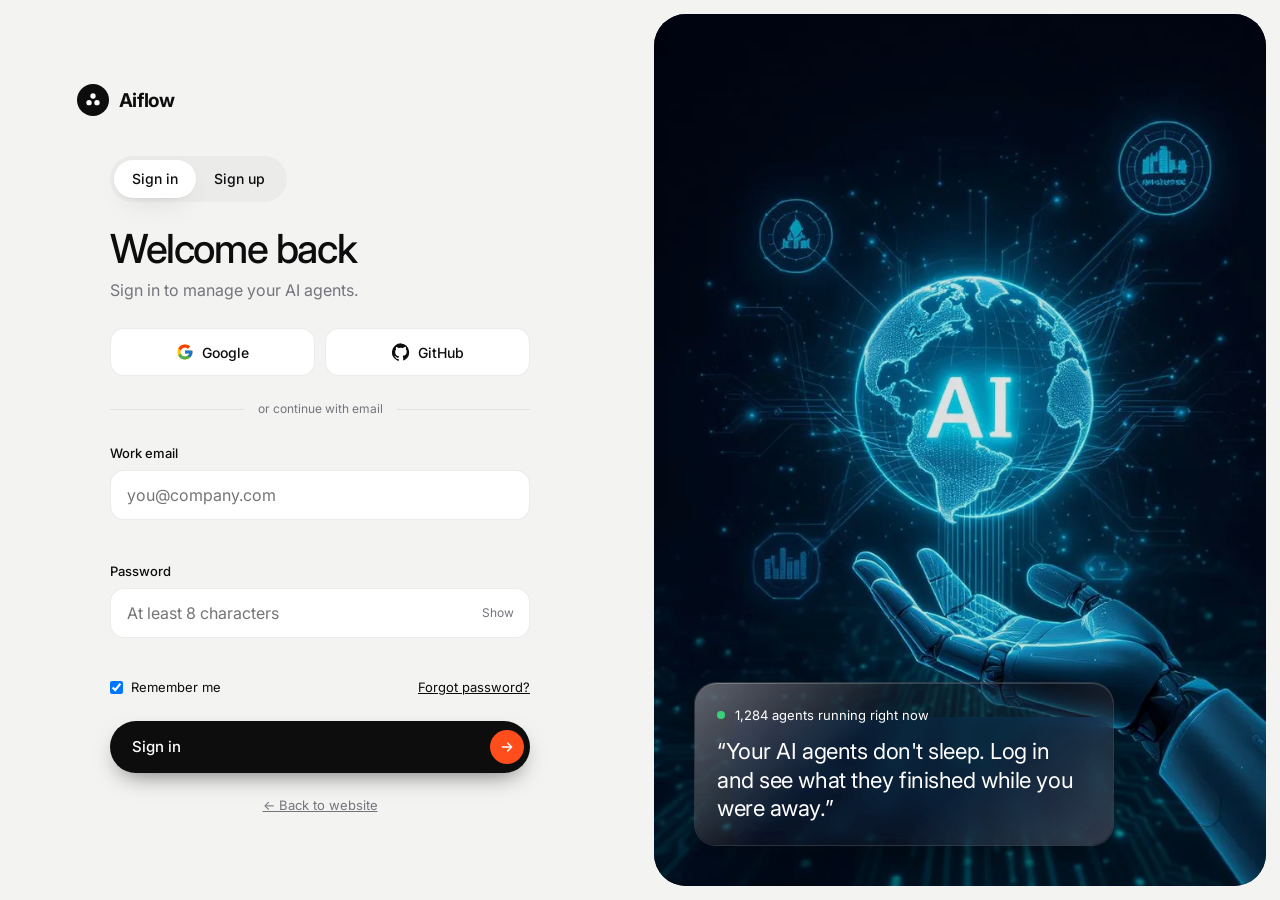
<file: dashboard.html>
<!doctype html>
<html lang="en">
<head>
<meta charset="utf-8">
<meta name="viewport" content="width=device-width, initial-scale=1">
<title>Dashboard | Aiflow</title>
<meta name="description" content="Your Aiflow AI agent dashboard.">
<meta name="keywords" content="AI agents, AI automation agency, AI workflow automation, autonomous AI agents, multi-agent systems, business process automation, AI chatbot development, LLM integration, AI SaaS, no-code AI, agentic AI, AI for small business, AI customer support automation, AI developer, hire AI engineer">
<meta name="author" content="Aiflow">
<meta name="robots" content="noindex">
<link rel="canonical" href="https://aiflow-agents.vercel.app/dashboard.html">
<meta property="og:type" content="website">
<meta property="og:site_name" content="Aiflow">
<meta property="og:title" content="Dashboard | Aiflow">
<meta property="og:description" content="Your Aiflow AI agent dashboard.">
<meta property="og:url" content="https://aiflow-agents.vercel.app/dashboard.html">
<meta property="og:image" content="https://aiflow-agents.vercel.app/assets/img/og-cover.jpg">
<meta name="twitter:card" content="summary_large_image">
<meta name="twitter:title" content="Dashboard | Aiflow">
<meta name="twitter:description" content="Your Aiflow AI agent dashboard.">
<meta name="twitter:image" content="https://aiflow-agents.vercel.app/assets/img/og-cover.jpg">
<meta name="theme-color" content="#0d0d0e">
<link rel="icon" href="assets/img/favicon.svg" type="image/svg+xml">
<link rel="preconnect" href="https://fonts.googleapis.com">
<link rel="preconnect" href="https://fonts.gstatic.com" crossorigin>
<link href="https://fonts.googleapis.com/css2?family=Inter:wght@300;400;500;600;700&display=swap" rel="stylesheet">
<link rel="stylesheet" href="assets/css/style.css">
<script type="application/ld+json">{"@context":"https://schema.org","@type":"SoftwareApplication","name":"Aiflow","applicationCategory":"BusinessApplication","operatingSystem":"Web","description":"Your Aiflow AI agent dashboard.","url":"https://aiflow-agents.vercel.app","offers":{"@type":"Offer","price":"0","priceCurrency":"USD"},"aggregateRating":{"@type":"AggregateRating","ratingValue":"4.9","ratingCount":"8000"}}</script>
</head><body data-page="dashboard">
<div class="curtain"><div class="logo-mark"><svg width="16" height="16" viewBox="0 0 24 24" fill="#fff"><circle cx="12" cy="6" r="4"/><circle cx="6" cy="16" r="4"/><circle cx="18" cy="16" r="4"/></svg></div></div>
<div class="dash">
  <aside class="side">
    <a href="index.html" class="logo" style="margin-bottom:18px"><span class="logo-mark"><svg width="16" height="16" viewBox="0 0 24 24" fill="#fff"><circle cx="12" cy="6" r="4"/><circle cx="6" cy="16" r="4"/><circle cx="18" cy="16" r="4"/></svg></span>Aiflow</a>
    <a href="#" class="item on"><svg width="18" height="18" viewBox="0 0 24 24" fill="none" stroke="currentColor" stroke-width="1.8" stroke-linecap="round" stroke-linejoin="round"><path d="m3 11 9-7 9 7v9a1 1 0 0 1-1 1h-5v-6H9v6H4a1 1 0 0 1-1-1z"/></svg>Overview</a><a href="#" class="item"><svg width="18" height="18" viewBox="0 0 24 24" fill="none" stroke="currentColor" stroke-width="1.8" stroke-linecap="round" stroke-linejoin="round"><circle cx="5" cy="6" r="2.5"/><circle cx="19" cy="6" r="2.5"/><circle cx="12" cy="18" r="2.5"/><path d="M7 7.5 10.5 16M17 7.5 13.5 16M7.5 6h9"/></svg>Agents</a><a href="#" class="item"><svg width="18" height="18" viewBox="0 0 24 24" fill="none" stroke="currentColor" stroke-width="1.8" stroke-linecap="round" stroke-linejoin="round"><path d="M13 2 4 14h7l-1 8 9-12h-7z"/></svg>Workflows</a><a href="#" class="item"><svg width="18" height="18" viewBox="0 0 24 24" fill="none" stroke="currentColor" stroke-width="1.8" stroke-linecap="round" stroke-linejoin="round"><path d="M4 20V10M10 20V4M16 20v-7M22 20H2"/></svg>Analytics</a><a href="#" class="item"><svg width="18" height="18" viewBox="0 0 24 24" fill="none" stroke="currentColor" stroke-width="1.8" stroke-linecap="round" stroke-linejoin="round"><path d="M9 2v6M15 2v6M6 8h12v4a6 6 0 0 1-12 0zM12 18v4"/></svg>Integrations</a><a href="#" class="item"><svg width="18" height="18" viewBox="0 0 24 24" fill="none" stroke="currentColor" stroke-width="1.8" stroke-linecap="round" stroke-linejoin="round"><circle cx="12" cy="12" r="3"/><path d="M19.4 15a1.7 1.7 0 0 0 .3 1.8l.1.1a2 2 0 1 1-2.8 2.8l-.1-.1a1.7 1.7 0 0 0-1.8-.3 1.7 1.7 0 0 0-1 1.5V21a2 2 0 1 1-4 0v-.1a1.7 1.7 0 0 0-1.1-1.5 1.7 1.7 0 0 0-1.8.3l-.1.1a2 2 0 1 1-2.8-2.8l.1-.1a1.7 1.7 0 0 0 .3-1.8 1.7 1.7 0 0 0-1.5-1H3a2 2 0 1 1 0-4h.1a1.7 1.7 0 0 0 1.5-1.1 1.7 1.7 0 0 0-.3-1.8l-.1-.1a2 2 0 1 1 2.8-2.8l.1.1a1.7 1.7 0 0 0 1.8.3H9a1.7 1.7 0 0 0 1-1.5V3a2 2 0 1 1 4 0v.1a1.7 1.7 0 0 0 1 1.5 1.7 1.7 0 0 0 1.8-.3l.1-.1a2 2 0 1 1 2.8 2.8l-.1.1a1.7 1.7 0 0 0-.3 1.8V9a1.7 1.7 0 0 0 1.5 1H21a2 2 0 1 1 0 4h-.1a1.7 1.7 0 0 0-1.5 1z"/></svg>Settings</a>
    <div class="spacer" style="flex:1"></div>
    <div class="side-foot card" style="padding:18px;background:var(--ink);color:#fff"><b>Upgrade to Growth</b><p style="color:rgba(255,255,255,.6);font-size:13px">Unlock 15 agents and WhatsApp.</p><a href="pricing.html" class="btn btn-light btn-sm" style="margin-top:12px">See plans</a></div>
    <a href="#" class="item" data-logout><svg width="18" height="18" viewBox="0 0 24 24" fill="none" stroke="currentColor" stroke-width="1.8" stroke-linecap="round" stroke-linejoin="round"><path d="M9 21H5a2 2 0 0 1-2-2V5a2 2 0 0 1 2-2h4M16 17l5-5-5-5M21 12H9"/></svg>Log out</a>
  </aside>
  <main>
    <div class="dash-top reveal">
      <div><p class="muted" style="font-size:14px">Good to see you,</p><h1 style="font-size:34px">Welcome back, <span data-user-name>there</span> 👋</h1></div>
      <div style="display:flex;gap:10px;align-items:center"><a href="index.html" class="btn btn-ghost btn-sm">Website</a><a href="#" class="btn btn-dark btn-sm" onclick="aiflowToast('New agent draft created ✨');return false">+ New agent</a><span style="width:40px;height:40px;border-radius:50%;background:var(--accent);color:#fff;display:grid;place-items:center;font-weight:600" data-user-initial>A</span></div>
    </div>
    <div class="grid g-4">
      <div class="kpi reveal"><p class="muted" style="font-size:13px">Tasks completed <span class="dot-live" style="margin-left:6px"></span></p><div class="v" data-live>18,874</div><p style="font-size:12px;color:#128a3e">▲ 12% vs last week</p></div>
      <div class="kpi reveal" data-delay="1"><p class="muted" style="font-size:13px">Hours saved</p><div class="v" data-count="1426">0</div><p style="font-size:12px;color:#128a3e">▲ 8%</p></div>
      <div class="kpi reveal" data-delay="2"><p class="muted" style="font-size:13px">Success rate</p><div class="v" data-count="98.4" data-suffix="%">0</div><p style="font-size:12px;color:#128a3e">▲ 1.2%</p></div>
      <div class="kpi reveal" data-delay="3"><p class="muted" style="font-size:13px">Active agents</p><div class="v" data-count="4">0</div><p style="font-size:12px" class="muted">of 5 deployed</p></div>
    </div>
    <div class="grid" style="grid-template-columns:repeat(auto-fit,minmax(min(100%,380px),1fr));margin-top:20px">
      <div class="kpi reveal"><div style="display:flex;justify-content:space-between"><b>Tasks automated</b><span class="muted" style="font-size:13px">Last 12 weeks</span></div><div class="bars"><div style="height:40%;animation-delay:0.00s"></div><div style="height:62%;animation-delay:0.06s"></div><div style="height:48%;animation-delay:0.12s"></div><div style="height:75%;animation-delay:0.18s"></div><div style="height:58%;animation-delay:0.24s"></div><div style="height:82%;animation-delay:0.30s"></div><div style="height:66%;animation-delay:0.36s"></div><div style="height:90%;animation-delay:0.42s"></div><div style="height:72%;animation-delay:0.48s"></div><div style="height:95%;animation-delay:0.54s"></div><div style="height:80%;animation-delay:0.60s"></div><div style="height:100%;animation-delay:0.66s"></div></div></div>
      <div class="kpi reveal" data-delay="1"><b>Your agents</b><div style="margin-top:10px"><div class="agent-row"><div><b>Support Concierge</b><br><span class="muted" style="font-size:12px">12,480 tasks this month</span></div><span class="pill">Running</span><button class="btn btn-ghost btn-sm" data-toggle>Pause</button></div><div class="agent-row"><div><b>Lead Qualifier</b><br><span class="muted" style="font-size:12px">3,214 tasks this month</span></div><span class="pill">Running</span><button class="btn btn-ghost btn-sm" data-toggle>Pause</button></div><div class="agent-row"><div><b>Invoice Processor</b><br><span class="muted" style="font-size:12px">1,902 tasks this month</span></div><span class="pill">Running</span><button class="btn btn-ghost btn-sm" data-toggle>Pause</button></div><div class="agent-row"><div><b>Competitor Researcher</b><br><span class="muted" style="font-size:12px">418 tasks this month</span></div><span class="pill idle">Paused</span><button class="btn btn-ghost btn-sm" data-toggle>Resume</button></div><div class="agent-row"><div><b>Content Writer</b><br><span class="muted" style="font-size:12px">860 tasks this month</span></div><span class="pill">Running</span><button class="btn btn-ghost btn-sm" data-toggle>Pause</button></div></div></div>
    </div>
  </main>
</div>
<script src="assets/js/main.js"></script>
</body></html>
</file>
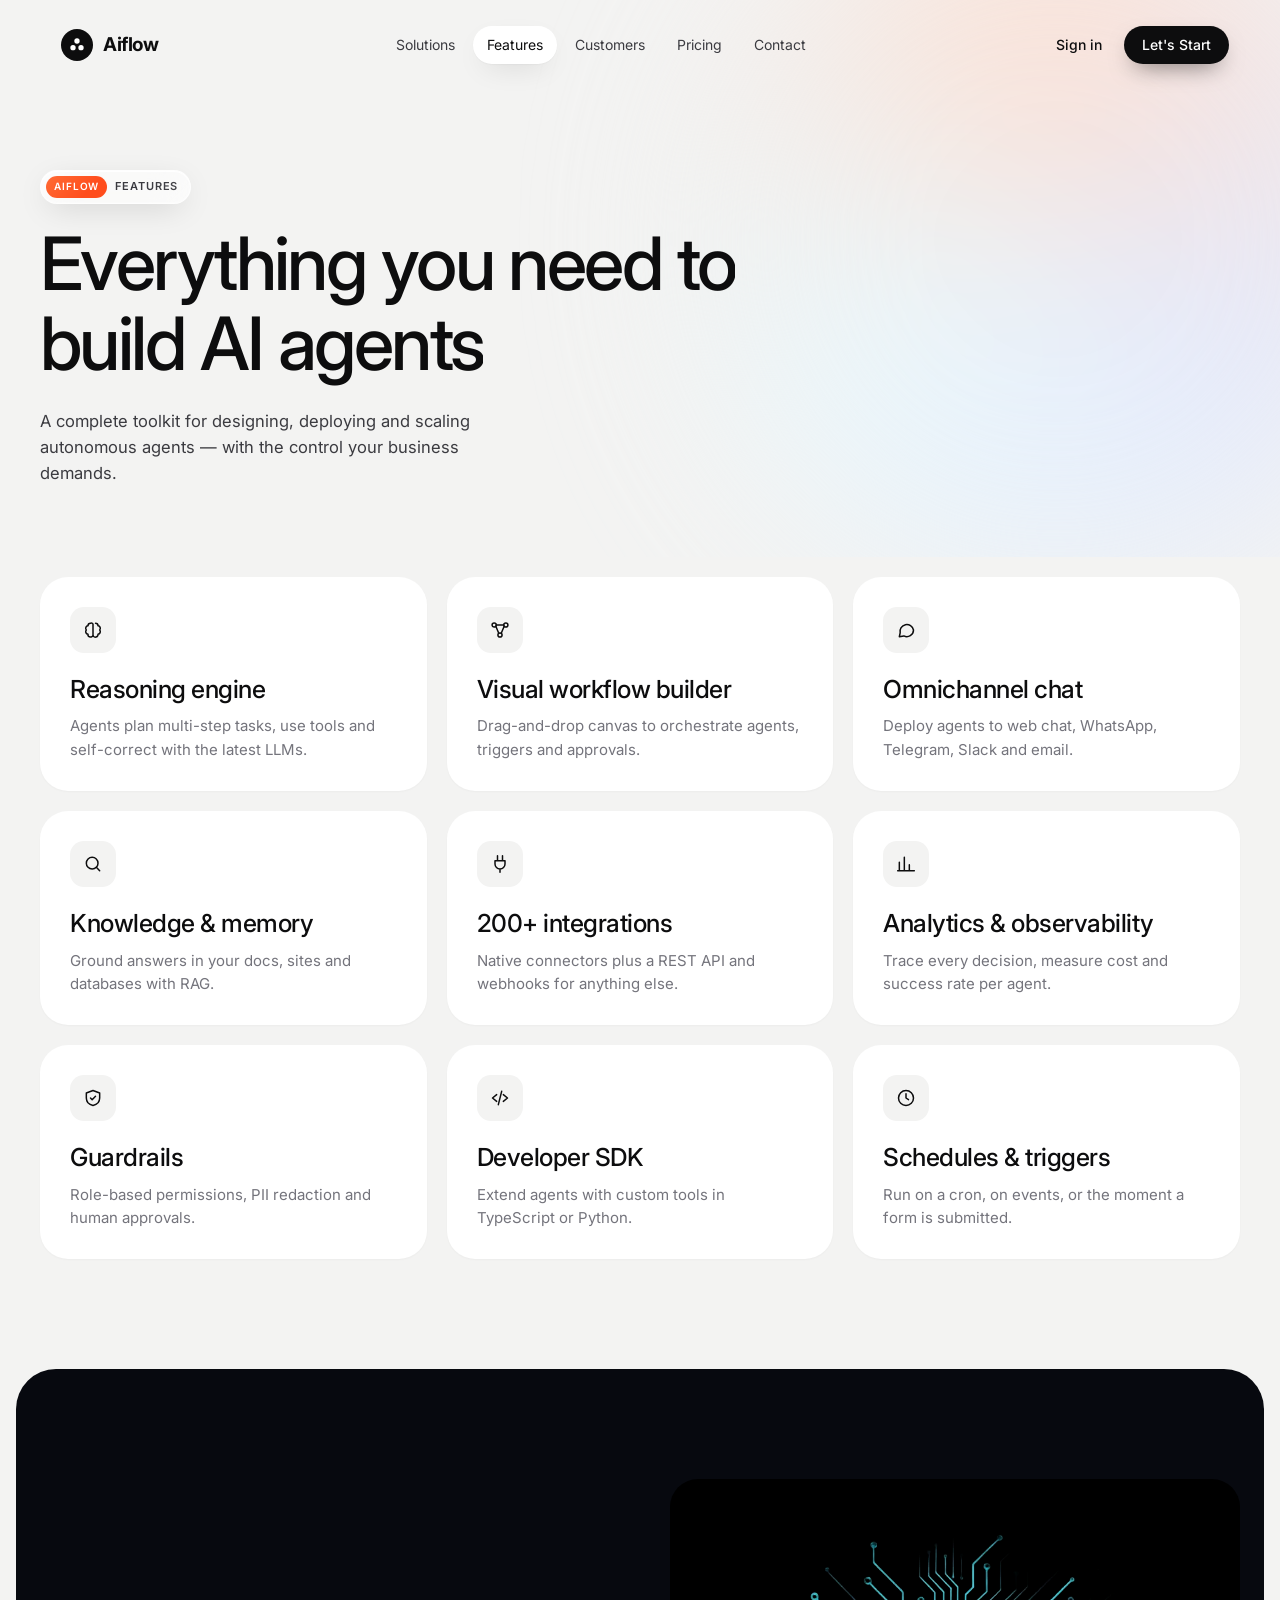
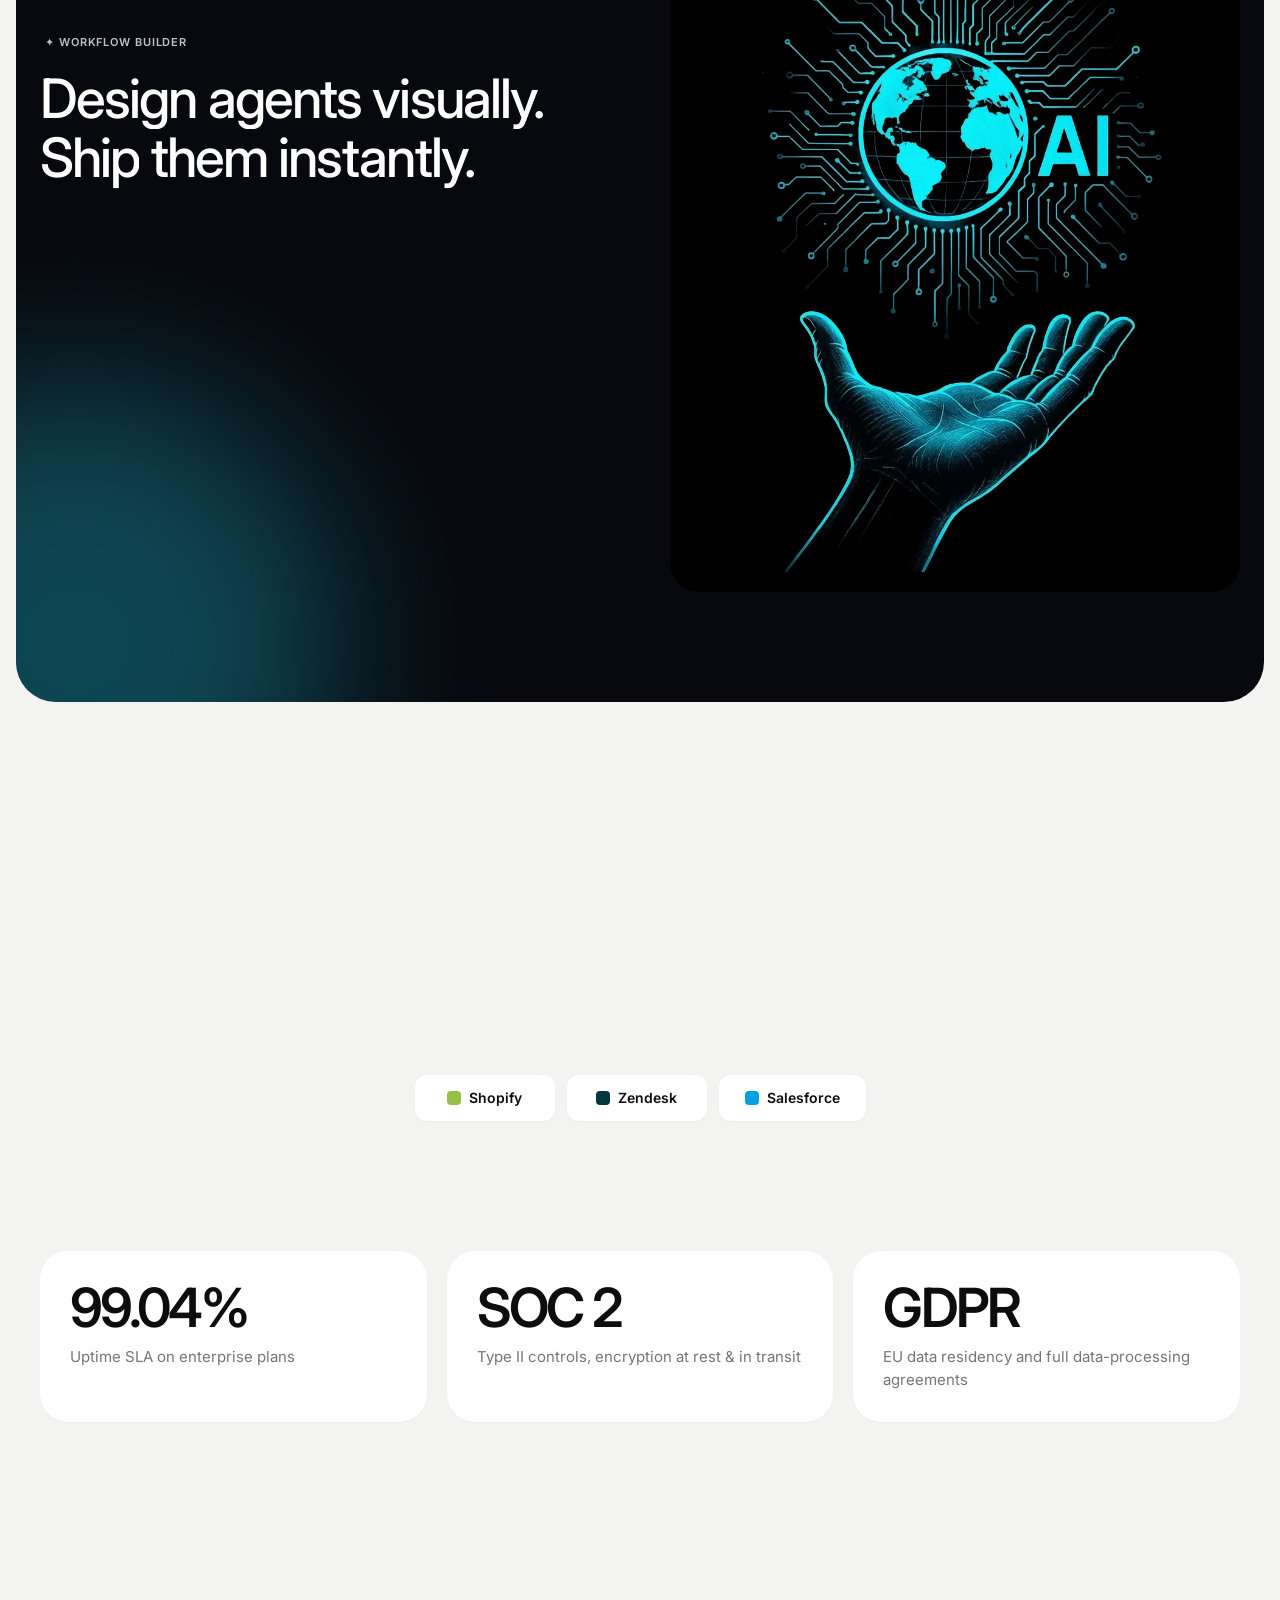
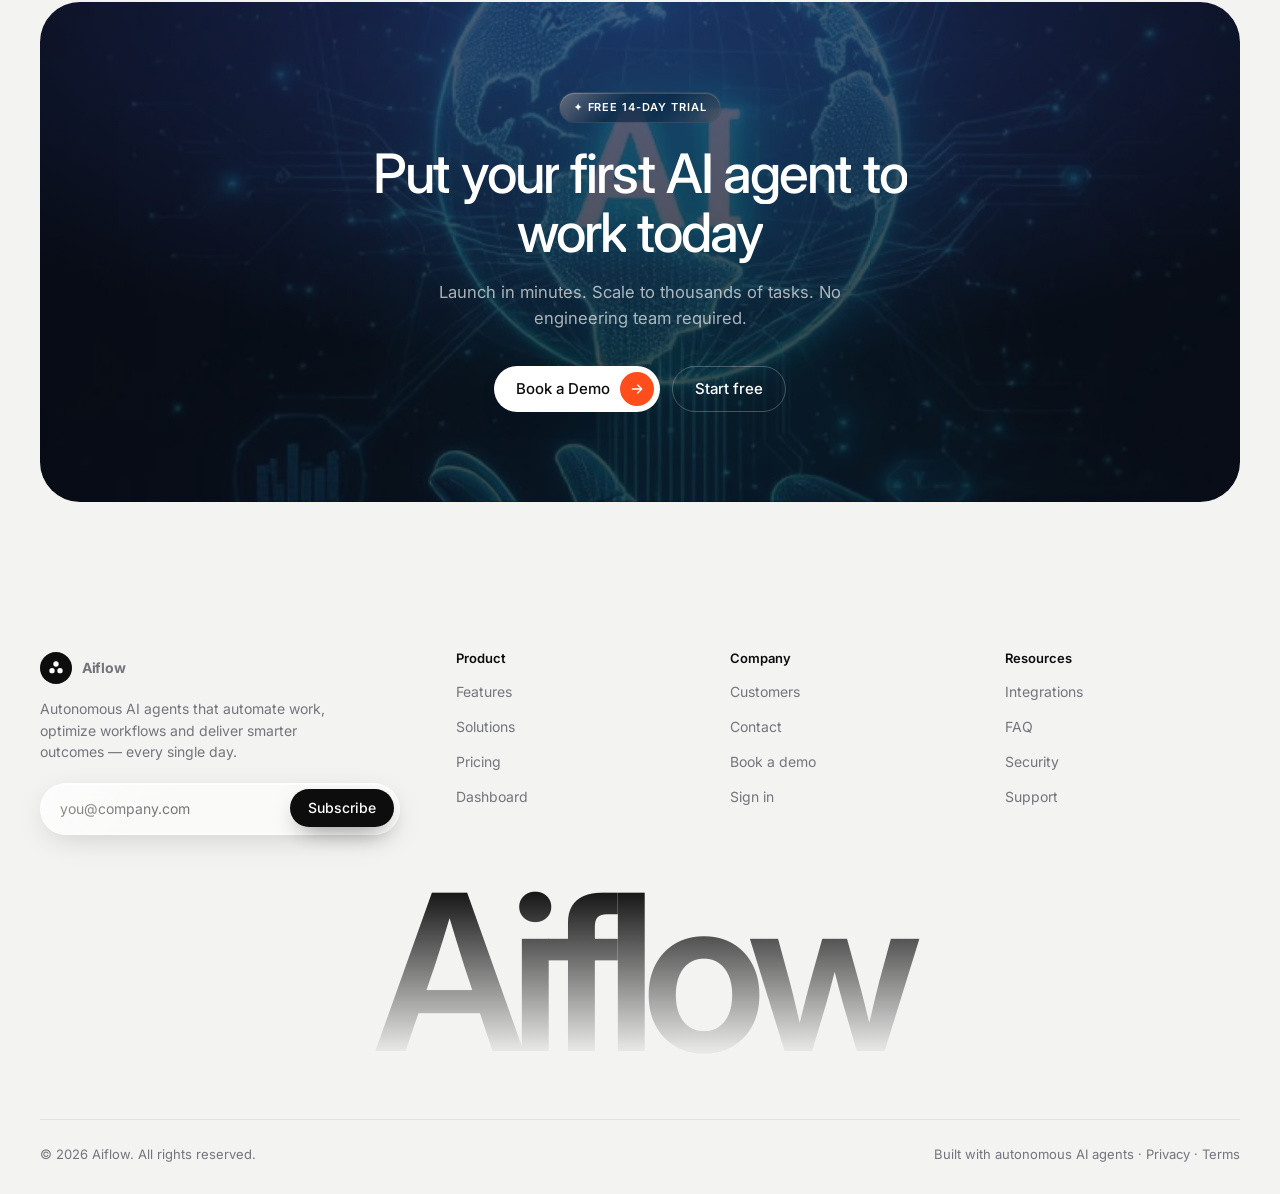
<file: features.html>
<!doctype html>
<html lang="en">
<head>
<meta charset="utf-8">
<meta name="viewport" content="width=device-width, initial-scale=1">
<title>Features — Build, Deploy & Monitor AI Agents | Aiflow</title>
<meta name="description" content="Explore Aiflow features: visual AI workflow builder, multi-agent orchestration, RAG knowledge base, 200+ integrations, guardrails and analytics.">
<meta name="keywords" content="AI agents, AI automation agency, AI workflow automation, autonomous AI agents, multi-agent systems, business process automation, AI chatbot development, LLM integration, AI SaaS, no-code AI, agentic AI, AI for small business, AI customer support automation, AI developer, hire AI engineer">
<meta name="author" content="Aiflow">
<meta name="robots" content="index, follow">
<link rel="canonical" href="https://aiflow-agents.vercel.app/features.html">
<meta property="og:type" content="website">
<meta property="og:site_name" content="Aiflow">
<meta property="og:title" content="Features — Build, Deploy & Monitor AI Agents | Aiflow">
<meta property="og:description" content="Explore Aiflow features: visual AI workflow builder, multi-agent orchestration, RAG knowledge base, 200+ integrations, guardrails and analytics.">
<meta property="og:url" content="https://aiflow-agents.vercel.app/features.html">
<meta property="og:image" content="https://aiflow-agents.vercel.app/assets/img/og-cover.jpg">
<meta name="twitter:card" content="summary_large_image">
<meta name="twitter:title" content="Features — Build, Deploy & Monitor AI Agents | Aiflow">
<meta name="twitter:description" content="Explore Aiflow features: visual AI workflow builder, multi-agent orchestration, RAG knowledge base, 200+ integrations, guardrails and analytics.">
<meta name="twitter:image" content="https://aiflow-agents.vercel.app/assets/img/og-cover.jpg">
<meta name="theme-color" content="#0d0d0e">
<link rel="icon" href="assets/img/favicon.svg" type="image/svg+xml">
<link rel="preconnect" href="https://fonts.googleapis.com">
<link rel="preconnect" href="https://fonts.gstatic.com" crossorigin>
<link href="https://fonts.googleapis.com/css2?family=Inter:wght@300;400;500;600;700&display=swap" rel="stylesheet">
<link rel="stylesheet" href="assets/css/style.css">
<script type="application/ld+json">{"@context":"https://schema.org","@type":"SoftwareApplication","name":"Aiflow","applicationCategory":"BusinessApplication","operatingSystem":"Web","description":"Explore Aiflow features: visual AI workflow builder, multi-agent orchestration, RAG knowledge base, 200+ integrations, guardrails and analytics.","url":"https://aiflow-agents.vercel.app","offers":{"@type":"Offer","price":"0","priceCurrency":"USD"},"aggregateRating":{"@type":"AggregateRating","ratingValue":"4.9","ratingCount":"8000"}}</script>
</head><body data-page="features">
<div class="curtain"><div class="logo-mark"><svg width="16" height="16" viewBox="0 0 24 24" fill="#fff"><circle cx="12" cy="6" r="4"/><circle cx="6" cy="16" r="4"/><circle cx="18" cy="16" r="4"/></svg></div></div>
<div class="progress"></div>
<div class="cursor-glow" aria-hidden="true"></div>
<svg width="0" height="0" style="position:absolute" aria-hidden="true"><filter id="liquid" x="0" y="0" width="100%" height="100%"><feTurbulence type="fractalNoise" baseFrequency="0.008 0.012" numOctaves="2" seed="7" result="n"/><feGaussianBlur in="n" stdDeviation="2" result="b"/><feDisplacementMap in="SourceGraphic" in2="b" scale="38" xChannelSelector="R" yChannelSelector="G"/></filter></svg>
<header class="nav-wrap">
  <nav class="nav" aria-label="Main">
    <a href="index.html" class="logo" aria-label="Aiflow home"><span class="logo-mark"><svg width="16" height="16" viewBox="0 0 24 24" fill="#fff"><circle cx="12" cy="6" r="4"/><circle cx="6" cy="16" r="4"/><circle cx="18" cy="16" r="4"/></svg></span>Aiflow</a>
    <div class="nav-links"><a href="solutions.html" data-page="solutions">Solutions</a><a href="features.html" data-page="features">Features</a><a href="customers.html" data-page="customers">Customers</a><a href="pricing.html" data-page="pricing">Pricing</a><a href="contact.html" data-page="contact">Contact</a></div>
    <div class="nav-actions">
      <a href="login.html" class="signin" data-auth-link>Sign in</a>
      <a href="login.html?mode=signup" class="btn btn-dark btn-sm">Let's Start</a>
      <button class="burger" aria-label="Open menu"><span></span><span></span></button>
    </div>
  </nav>
</header>
<div class="mobile-menu"><a class="big" href="index.html" data-page="home">Home</a><a class="big" href="solutions.html" data-page="solutions">Solutions</a><a class="big" href="features.html" data-page="features">Features</a><a class="big" href="customers.html" data-page="customers">Customers</a><a class="big" href="pricing.html" data-page="pricing">Pricing</a><a class="big" href="contact.html" data-page="contact">Contact</a>
  <div class="mm-actions"><a href="login.html" class="btn btn-ghost" data-auth-link>Sign in</a><a href="login.html?mode=signup" class="btn btn-dark">Let's Start <span class="ico"><svg width="16" height="16" viewBox="0 0 24 24" fill="none" stroke="currentColor" stroke-width="2.2" stroke-linecap="round" stroke-linejoin="round"><path d="M5 12h14M13 6l6 6-6 6"/></svg></span></a></div>
</div>
<main><section class="page-hero"><div class="blob"></div><div class="container">
<span class="eyebrow glass reveal"><span class="tag">AIFLOW</span>Features</span>
<h1 class="display split-words" style="margin-top:22px">Everything you need to build AI agents</h1>
<p class="lead reveal" data-delay="2">A complete toolkit for designing, deploying and scaling autonomous agents — with the control your business demands.</p>
</div></section>
<section class="section" style="padding-top:20px"><div class="container"><div class="grid g-3"><div class="card spot reveal" data-delay="1"><div class="icon"><svg width="20" height="20" viewBox="0 0 24 24" fill="none" stroke="currentColor" stroke-width="1.8" stroke-linecap="round" stroke-linejoin="round"><path d="M9 4a3 3 0 0 0-3 3 3 3 0 0 0-2 5 3 3 0 0 0 2 5 3 3 0 0 0 6 1V5a2 2 0 0 0-3-1zM15 4a3 3 0 0 1 3 3 3 3 0 0 1 2 5 3 3 0 0 1-2 5 3 3 0 0 1-6 1"/></svg></div><h3 class="h3">Reasoning engine</h3><p>Agents plan multi-step tasks, use tools and self-correct with the latest LLMs.</p></div><div class="card spot reveal" data-delay="2"><div class="icon"><svg width="20" height="20" viewBox="0 0 24 24" fill="none" stroke="currentColor" stroke-width="1.8" stroke-linecap="round" stroke-linejoin="round"><circle cx="5" cy="6" r="2.5"/><circle cx="19" cy="6" r="2.5"/><circle cx="12" cy="18" r="2.5"/><path d="M7 7.5 10.5 16M17 7.5 13.5 16M7.5 6h9"/></svg></div><h3 class="h3">Visual workflow builder</h3><p>Drag-and-drop canvas to orchestrate agents, triggers and approvals.</p></div><div class="card spot reveal" data-delay="3"><div class="icon"><svg width="20" height="20" viewBox="0 0 24 24" fill="none" stroke="currentColor" stroke-width="1.8" stroke-linecap="round" stroke-linejoin="round"><path d="M21 12a8 8 0 0 1-11.6 7.1L4 20l1-4.6A8 8 0 1 1 21 12z"/></svg></div><h3 class="h3">Omnichannel chat</h3><p>Deploy agents to web chat, WhatsApp, Telegram, Slack and email.</p></div><div class="card spot reveal" data-delay="1"><div class="icon"><svg width="20" height="20" viewBox="0 0 24 24" fill="none" stroke="currentColor" stroke-width="1.8" stroke-linecap="round" stroke-linejoin="round"><circle cx="11" cy="11" r="7"/><path d="m20 20-4-4"/></svg></div><h3 class="h3">Knowledge & memory</h3><p>Ground answers in your docs, sites and databases with RAG.</p></div><div class="card spot reveal" data-delay="2"><div class="icon"><svg width="20" height="20" viewBox="0 0 24 24" fill="none" stroke="currentColor" stroke-width="1.8" stroke-linecap="round" stroke-linejoin="round"><path d="M9 2v6M15 2v6M6 8h12v4a6 6 0 0 1-12 0zM12 18v4"/></svg></div><h3 class="h3">200+ integrations</h3><p>Native connectors plus a REST API and webhooks for anything else.</p></div><div class="card spot reveal" data-delay="3"><div class="icon"><svg width="20" height="20" viewBox="0 0 24 24" fill="none" stroke="currentColor" stroke-width="1.8" stroke-linecap="round" stroke-linejoin="round"><path d="M4 20V10M10 20V4M16 20v-7M22 20H2"/></svg></div><h3 class="h3">Analytics & observability</h3><p>Trace every decision, measure cost and success rate per agent.</p></div><div class="card spot reveal" data-delay="1"><div class="icon"><svg width="20" height="20" viewBox="0 0 24 24" fill="none" stroke="currentColor" stroke-width="1.8" stroke-linecap="round" stroke-linejoin="round"><path d="M12 3 4 6v6c0 5 3.5 8 8 9 4.5-1 8-4 8-9V6z"/><path d="m9 12 2 2 4-4"/></svg></div><h3 class="h3">Guardrails</h3><p>Role-based permissions, PII redaction and human approvals.</p></div><div class="card spot reveal" data-delay="2"><div class="icon"><svg width="20" height="20" viewBox="0 0 24 24" fill="none" stroke="currentColor" stroke-width="1.8" stroke-linecap="round" stroke-linejoin="round"><path d="m8 8-5 4 5 4M16 8l5 4-5 4M14 4l-4 16"/></svg></div><h3 class="h3">Developer SDK</h3><p>Extend agents with custom tools in TypeScript or Python.</p></div><div class="card spot reveal" data-delay="3"><div class="icon"><svg width="20" height="20" viewBox="0 0 24 24" fill="none" stroke="currentColor" stroke-width="1.8" stroke-linecap="round" stroke-linejoin="round"><circle cx="12" cy="12" r="9"/><path d="M12 7v5l3 2"/></svg></div><h3 class="h3">Schedules & triggers</h3><p>Run on a cron, on events, or the moment a form is submitted.</p></div></div></div></section>
<section class="section dark-band"><div class="orb" style="width:520px;height:520px;background:#22d3ee;left:-200px;bottom:-200px;opacity:.3"></div>
<div class="container split" style="position:relative">
  <div><span class="eyebrow reveal">✦ Workflow builder</span><h2 class="h2 split-words" style="margin-top:14px">Design agents visually. Ship them instantly.</h2>
  <p class="lead reveal" style="margin-top:18px">Connect triggers, tools and agents on one canvas. Test with live data, then deploy with one click.</p>
  <div class="glass glass-dark reveal" data-delay="2" style="margin-top:30px;border-radius:20px;padding:18px;font-family:ui-monospace,monospace;font-size:13px;line-height:1.8">
    <div><span style="color:#ff7a45">trigger</span> → new_ticket(zendesk)</div>
    <div><span style="color:#22d3ee">agent</span> → classify_intent()</div>
    <div><span style="color:#22d3ee">agent</span> → search_knowledge_base()</div>
    <div><span style="color:#a78bfa">guard</span> → require_approval(if refund &gt; $200)</div>
    <div><span style="color:#4ade80">action</span> → reply_and_close() <span style="opacity:.5">✓ 1.2s</span></div>
  </div></div>
  <div class="media reveal-r" style="background:#000"><img src="assets/img/neon-hand.webp" alt="Neon hand with glowing AI globe and circuit lines" loading="lazy" style="object-fit:contain;padding:20px"></div>
</div></section>
<section class="section" id="integrations"><div class="container center">
  <span class="eyebrow reveal">✦ Integrations</span><h2 class="h2 split-words" style="margin:14px auto 0;max-width:16ch">Plugs into the tools you already love</h2>
  <div style="display:flex;flex-wrap:wrap;gap:12px;justify-content:center;margin-top:44px"><div class="logo-chip reveal" data-delay="0"><i style="background:#e01e5a"></i>Slack</div><div class="logo-chip reveal" data-delay="1"><i style="background:#111"></i>Notion</div><div class="logo-chip reveal" data-delay="2"><i style="background:#635bff"></i>Stripe</div><div class="logo-chip reveal" data-delay="3"><i style="background:#1f8ded"></i>Intercom</div><div class="logo-chip reveal" data-delay="4"><i style="background:#ff3621"></i>Databricks</div><div class="logo-chip reveal" data-delay="0"><i style="background:#4285f4"></i>Google</div><div class="logo-chip reveal" data-delay="1"><i style="background:#ff7a59"></i>HubSpot</div><div class="logo-chip reveal" data-delay="2"><i style="background:#95bf47"></i>Shopify</div><div class="logo-chip reveal" data-delay="3"><i style="background:#03363d"></i>Zendesk</div><div class="logo-chip reveal" data-delay="4"><i style="background:#00a1e0"></i>Salesforce</div></div>
</div></section>
<section class="section" id="security" style="padding-top:20px"><div class="container"><div class="grid g-3">
  <div class="card reveal"><div class="num-lg" data-count="99.99" data-suffix="%">0</div><p>Uptime SLA on enterprise plans</p></div>
  <div class="card reveal" data-delay="1"><div class="num-lg">SOC 2</div><p>Type II controls, encryption at rest &amp; in transit</p></div>
  <div class="card reveal" data-delay="2"><div class="num-lg">GDPR</div><p>EU data residency and full data-processing agreements</p></div>
</div></div></section>
<section class="section-sm"><div class="container"><div class="cta reveal-scale">
<img class="bg" src="assets/img/ai-globe.webp" alt="" loading="lazy">
<span class="eyebrow glass glass-dark" style="padding:6px 14px">✦ Free 14-day trial</span>
<h2 class="h2 split-words" style="margin-top:22px;max-width:18ch;margin-inline:auto">Put your first AI agent to work today</h2>
<p class="lead">Launch in minutes. Scale to thousands of tasks. No engineering team required.</p>
<div style="display:flex;gap:12px;justify-content:center;flex-wrap:wrap"><a href="contact.html" class="btn btn-light">Book a Demo <span class="ico"><svg width="16" height="16" viewBox="0 0 24 24" fill="none" stroke="currentColor" stroke-width="2.2" stroke-linecap="round" stroke-linejoin="round"><path d="M5 12h14M13 6l6 6-6 6"/></svg></span></a><a href="login.html?mode=signup" class="btn btn-ghost btn-plain" style="color:#fff;border-color:rgba(255,255,255,.25)">Start free</a></div>
</div></div></section></main>
<footer>
  <div class="container">
    <div class="foot-grid">
      <div class="reveal">
        <a href="index.html" class="logo"><span class="logo-mark"><svg width="16" height="16" viewBox="0 0 24 24" fill="#fff"><circle cx="12" cy="6" r="4"/><circle cx="6" cy="16" r="4"/><circle cx="18" cy="16" r="4"/></svg></span>Aiflow</a>
        <p class="muted" style="margin-top:14px;max-width:34ch;font-size:14px">Autonomous AI agents that automate work, optimize workflows and deliver smarter outcomes — every single day.</p>
        <form class="newsletter glass" data-simple="Subscribed! Watch your inbox for agent playbooks.">
          <input class="input" style="height:40px;border:0;background:transparent" type="email" placeholder="you@company.com" required aria-label="Email">
          <button class="btn btn-dark btn-sm" type="submit">Subscribe</button>
        </form>
      </div>
      <div class="reveal" data-delay="1"><h4>Product</h4><ul><li><a href="features.html">Features</a></li><li><a href="solutions.html">Solutions</a></li><li><a href="pricing.html">Pricing</a></li><li><a href="dashboard.html">Dashboard</a></li></ul></div>
      <div class="reveal" data-delay="2"><h4>Company</h4><ul><li><a href="customers.html">Customers</a></li><li><a href="contact.html">Contact</a></li><li><a href="contact.html">Book a demo</a></li><li><a href="login.html">Sign in</a></li></ul></div>
      <div class="reveal" data-delay="3"><h4>Resources</h4><ul><li><a href="features.html#integrations">Integrations</a></li><li><a href="pricing.html#faq">FAQ</a></li><li><a href="features.html#security">Security</a></li><li><a href="contact.html">Support</a></li></ul></div>
    </div>
    <div class="foot-big" aria-hidden="true">Aiflow</div>
    <div class="foot-bottom"><span>© <span data-year></span> Aiflow. All rights reserved.</span><span>Built with autonomous AI agents · Privacy · Terms</span></div>
  </div>
</footer>
<script src="assets/js/main.js"></script>
</body>
</html>
</file>
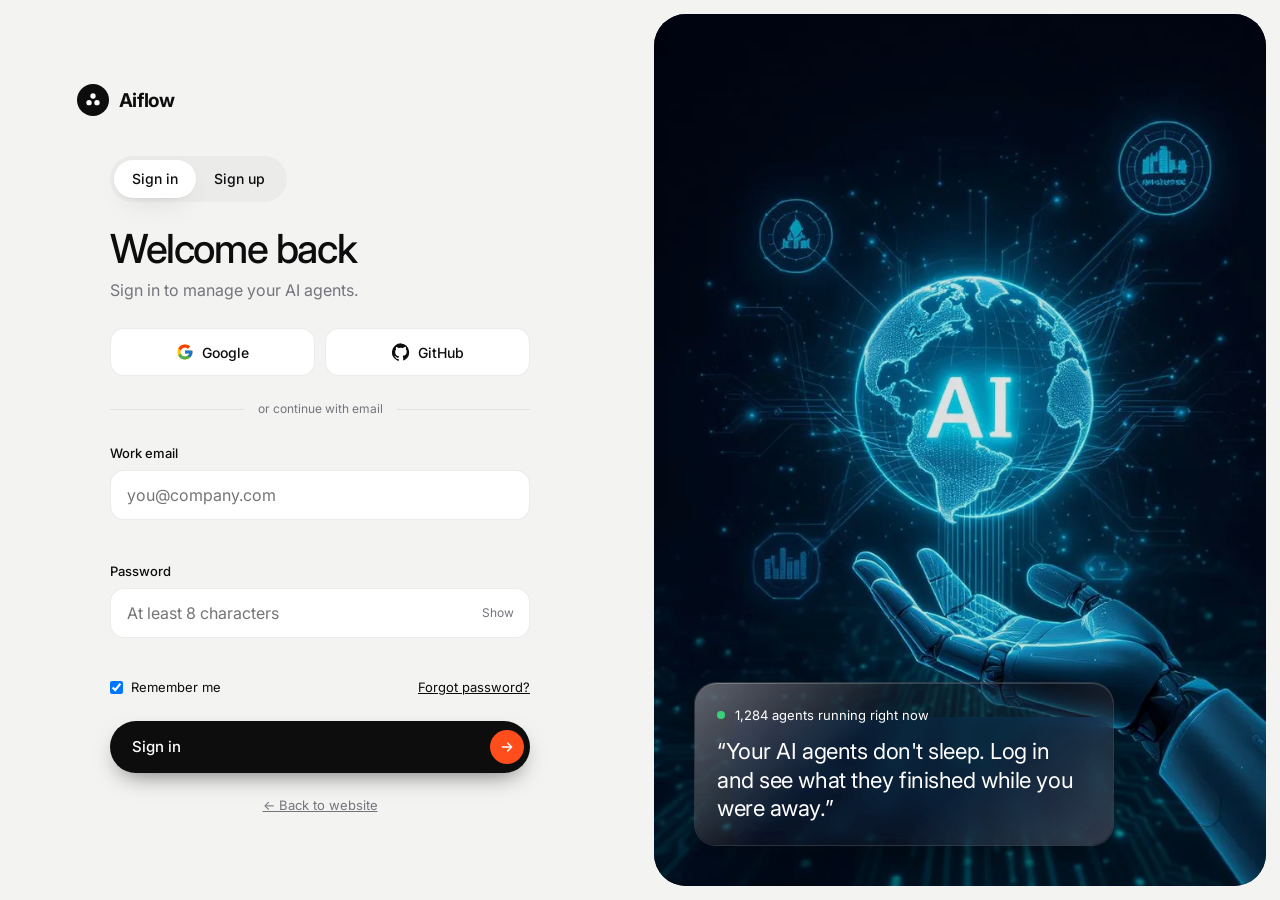
<file: login.html>
<!doctype html>
<html lang="en">
<head>
<meta charset="utf-8">
<meta name="viewport" content="width=device-width, initial-scale=1">
<title>Sign in or Create an Account | Aiflow</title>
<meta name="description" content="Log in to Aiflow to build, deploy and monitor your AI agents, or create a free account.">
<meta name="keywords" content="AI agents, AI automation agency, AI workflow automation, autonomous AI agents, multi-agent systems, business process automation, AI chatbot development, LLM integration, AI SaaS, no-code AI, agentic AI, AI for small business, AI customer support automation, AI developer, hire AI engineer">
<meta name="author" content="Aiflow">
<meta name="robots" content="index, follow">
<link rel="canonical" href="https://aiflow-agents.vercel.app/login.html">
<meta property="og:type" content="website">
<meta property="og:site_name" content="Aiflow">
<meta property="og:title" content="Sign in or Create an Account | Aiflow">
<meta property="og:description" content="Log in to Aiflow to build, deploy and monitor your AI agents, or create a free account.">
<meta property="og:url" content="https://aiflow-agents.vercel.app/login.html">
<meta property="og:image" content="https://aiflow-agents.vercel.app/assets/img/og-cover.jpg">
<meta name="twitter:card" content="summary_large_image">
<meta name="twitter:title" content="Sign in or Create an Account | Aiflow">
<meta name="twitter:description" content="Log in to Aiflow to build, deploy and monitor your AI agents, or create a free account.">
<meta name="twitter:image" content="https://aiflow-agents.vercel.app/assets/img/og-cover.jpg">
<meta name="theme-color" content="#0d0d0e">
<link rel="icon" href="assets/img/favicon.svg" type="image/svg+xml">
<link rel="preconnect" href="https://fonts.googleapis.com">
<link rel="preconnect" href="https://fonts.gstatic.com" crossorigin>
<link href="https://fonts.googleapis.com/css2?family=Inter:wght@300;400;500;600;700&display=swap" rel="stylesheet">
<link rel="stylesheet" href="assets/css/style.css">
<script type="application/ld+json">{"@context":"https://schema.org","@type":"SoftwareApplication","name":"Aiflow","applicationCategory":"BusinessApplication","operatingSystem":"Web","description":"Log in to Aiflow to build, deploy and monitor your AI agents, or create a free account.","url":"https://aiflow-agents.vercel.app","offers":{"@type":"Offer","price":"0","priceCurrency":"USD"},"aggregateRating":{"@type":"AggregateRating","ratingValue":"4.9","ratingCount":"8000"}}</script>
</head><body data-page="login">
<div class="curtain"><div class="logo-mark"><svg width="16" height="16" viewBox="0 0 24 24" fill="#fff"><circle cx="12" cy="6" r="4"/><circle cx="6" cy="16" r="4"/><circle cx="18" cy="16" r="4"/></svg></div></div>
<svg width="0" height="0" style="position:absolute" aria-hidden="true"><filter id="liquid" x="0" y="0" width="100%" height="100%"><feTurbulence type="fractalNoise" baseFrequency="0.008 0.012" numOctaves="2" seed="7" result="n"/><feGaussianBlur in="n" stdDeviation="2" result="b"/><feDisplacementMap in="SourceGraphic" in2="b" scale="38" xChannelSelector="R" yChannelSelector="G"/></filter></svg>
<div class="auth">
  <div class="auth-form-wrap">
    <a href="index.html" class="logo reveal"><span class="logo-mark"><svg width="16" height="16" viewBox="0 0 24 24" fill="#fff"><circle cx="12" cy="6" r="4"/><circle cx="6" cy="16" r="4"/><circle cx="18" cy="16" r="4"/></svg></span>Aiflow</a>
    <form id="auth-form" class="auth-form" novalidate>
      <div class="auth-switch reveal"><button type="button" data-mode="login" class="on">Sign in</button><button type="button" data-mode="signup">Sign up</button></div>
      <h1 id="auth-title" class="reveal">Welcome back</h1>
      <p id="auth-sub" class="muted reveal" style="margin-top:8px">Sign in to manage your AI agents.</p>
      <div class="sso reveal" style="margin-top:26px">
        <button type="button"><svg width="18" height="18" viewBox="0 0 48 48"><path fill="#FFC107" d="M43.6 20.5H42V20H24v8h11.3C33.7 32.7 29.2 36 24 36c-6.6 0-12-5.4-12-12s5.4-12 12-12c3 0 5.8 1.1 7.9 3l5.7-5.7C34 6.1 29.3 4 24 4 12.9 4 4 12.9 4 24s8.9 20 20 20 20-8.9 20-20c0-1.3-.1-2.4-.4-3.5z"/><path fill="#FF3D00" d="m6.3 14.7 6.6 4.8C14.7 15.1 19 12 24 12c3 0 5.8 1.1 7.9 3l5.7-5.7C34 6.1 29.3 4 24 4 16.3 4 9.7 8.3 6.3 14.7z"/><path fill="#4CAF50" d="M24 44c5.2 0 9.9-2 13.4-5.2l-6.2-5.2C29.2 35.1 26.7 36 24 36c-5.2 0-9.6-3.3-11.3-8l-6.5 5C9.5 39.6 16.2 44 24 44z"/><path fill="#1976D2" d="M43.6 20.5H42V20H24v8h11.3c-.8 2.2-2.2 4.2-4.1 5.6l6.2 5.2C37 39.2 44 34 44 24c0-1.3-.1-2.4-.4-3.5z"/></svg>Google</button>
        <button type="button"><svg width="18" height="18" viewBox="0 0 24 24" fill="currentColor"><path d="M12 .5a12 12 0 0 0-3.8 23.4c.6.1.8-.3.8-.6v-2c-3.3.7-4-1.6-4-1.6-.6-1.4-1.4-1.8-1.4-1.8-1-.7.1-.7.1-.7 1.2.1 1.8 1.2 1.8 1.2 1 1.8 2.8 1.3 3.5 1 .1-.8.4-1.3.7-1.6-2.7-.3-5.5-1.3-5.5-6 0-1.3.5-2.4 1.2-3.2-.1-.3-.5-1.5.1-3.2 0 0 1-.3 3.3 1.2a11.5 11.5 0 0 1 6 0C17.3 4.7 18.3 5 18.3 5c.7 1.7.2 2.9.1 3.2.8.8 1.2 1.9 1.2 3.2 0 4.6-2.8 5.6-5.5 5.9.4.4.8 1.1.8 2.2v3.3c0 .3.2.7.8.6A12 12 0 0 0 12 .5z"/></svg>GitHub</button>
      </div>
      <div class="divider">or continue with email</div>
      <div class="field" data-only="signup" hidden><label for="name">Full name</label><input id="name" class="input" autocomplete="name" placeholder="Jane Doe"><span class="err-msg"></span></div>
      <div class="field"><label for="email">Work email</label><input id="email" type="email" class="input" autocomplete="email" placeholder="you@company.com"><span class="err-msg"></span></div>
      <div class="field"><label for="password">Password</label><div class="pw-wrap"><input id="password" type="password" class="input" autocomplete="current-password" placeholder="At least 8 characters"><button type="button">Show</button></div><span class="err-msg"></span></div>
      <div class="row-between" data-only="login"><label style="display:flex;gap:8px;align-items:center"><input type="checkbox" checked> Remember me</label><a href="#" id="forgot" style="text-decoration:underline">Forgot password?</a></div>
      <p class="muted" data-only="signup" hidden style="font-size:12px;margin-top:14px">By creating an account you agree to our Terms and Privacy Policy.</p>
      <button id="auth-submit" class="btn btn-dark" type="submit" style="width:100%;justify-content:space-between;margin-top:24px;--h:52px"><span>Sign in</span><span class="ico"><svg width="16" height="16" viewBox="0 0 24 24" fill="none" stroke="currentColor" stroke-width="2.2" stroke-linecap="round" stroke-linejoin="round"><path d="M5 12h14M13 6l6 6-6 6"/></svg></span></button>
      <p class="muted" style="font-size:13px;margin-top:22px;text-align:center"><a href="index.html" style="text-decoration:underline">← Back to website</a></p>
    </form>
  </div>
  <div class="auth-art reveal-scale">
    <img src="assets/img/ai-globe.webp" alt="Robotic hand presenting a glowing AI globe">
    <div class="glass glass-dark glass-liquid" style="position:relative">
      <div style="display:flex;gap:10px;align-items:center;font-size:13px"><span class="dot-live"></span> 1,284 agents running right now</div>
      <p style="font-size:22px;letter-spacing:-0.02em;margin-top:12px;line-height:1.3">“Your AI agents don't sleep. Log in and see what they finished while you were away.”</p>
    </div>
  </div>
</div>
<script src="assets/js/main.js"></script>
</body></html>
</file>
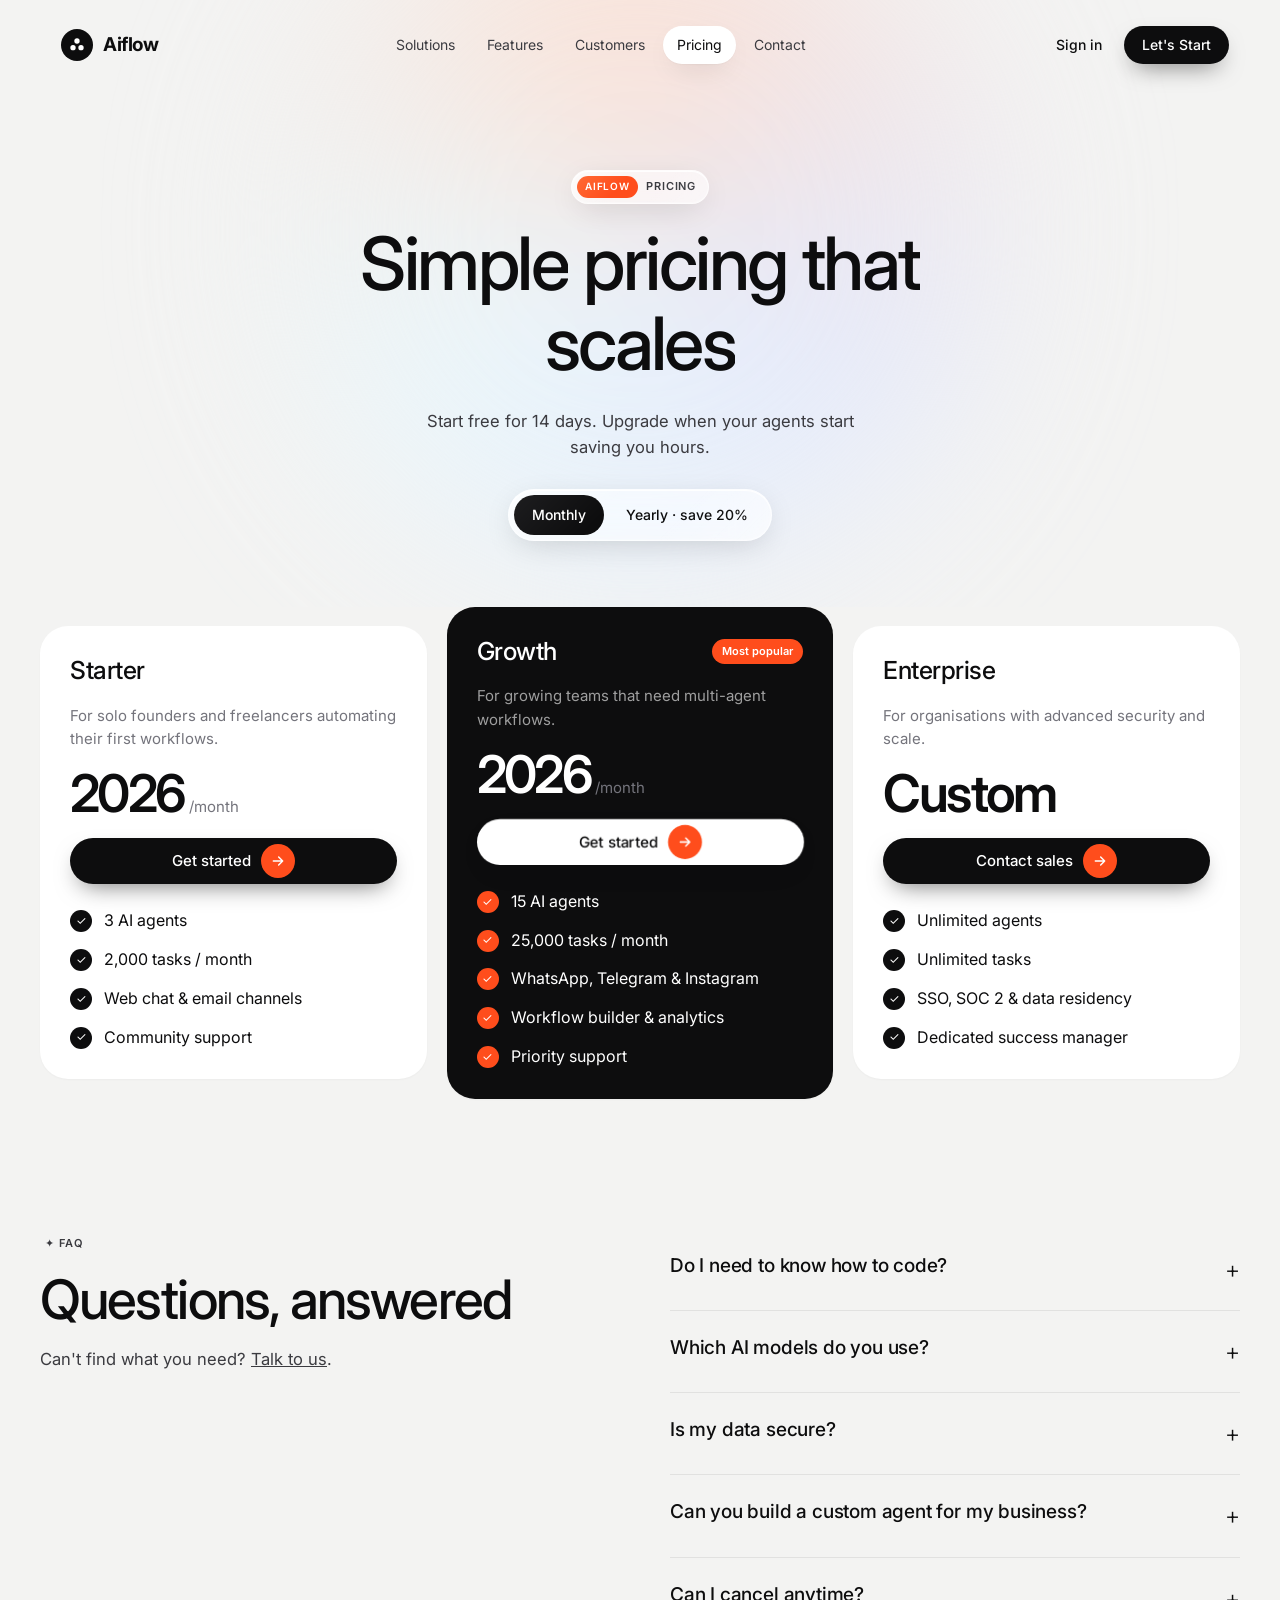
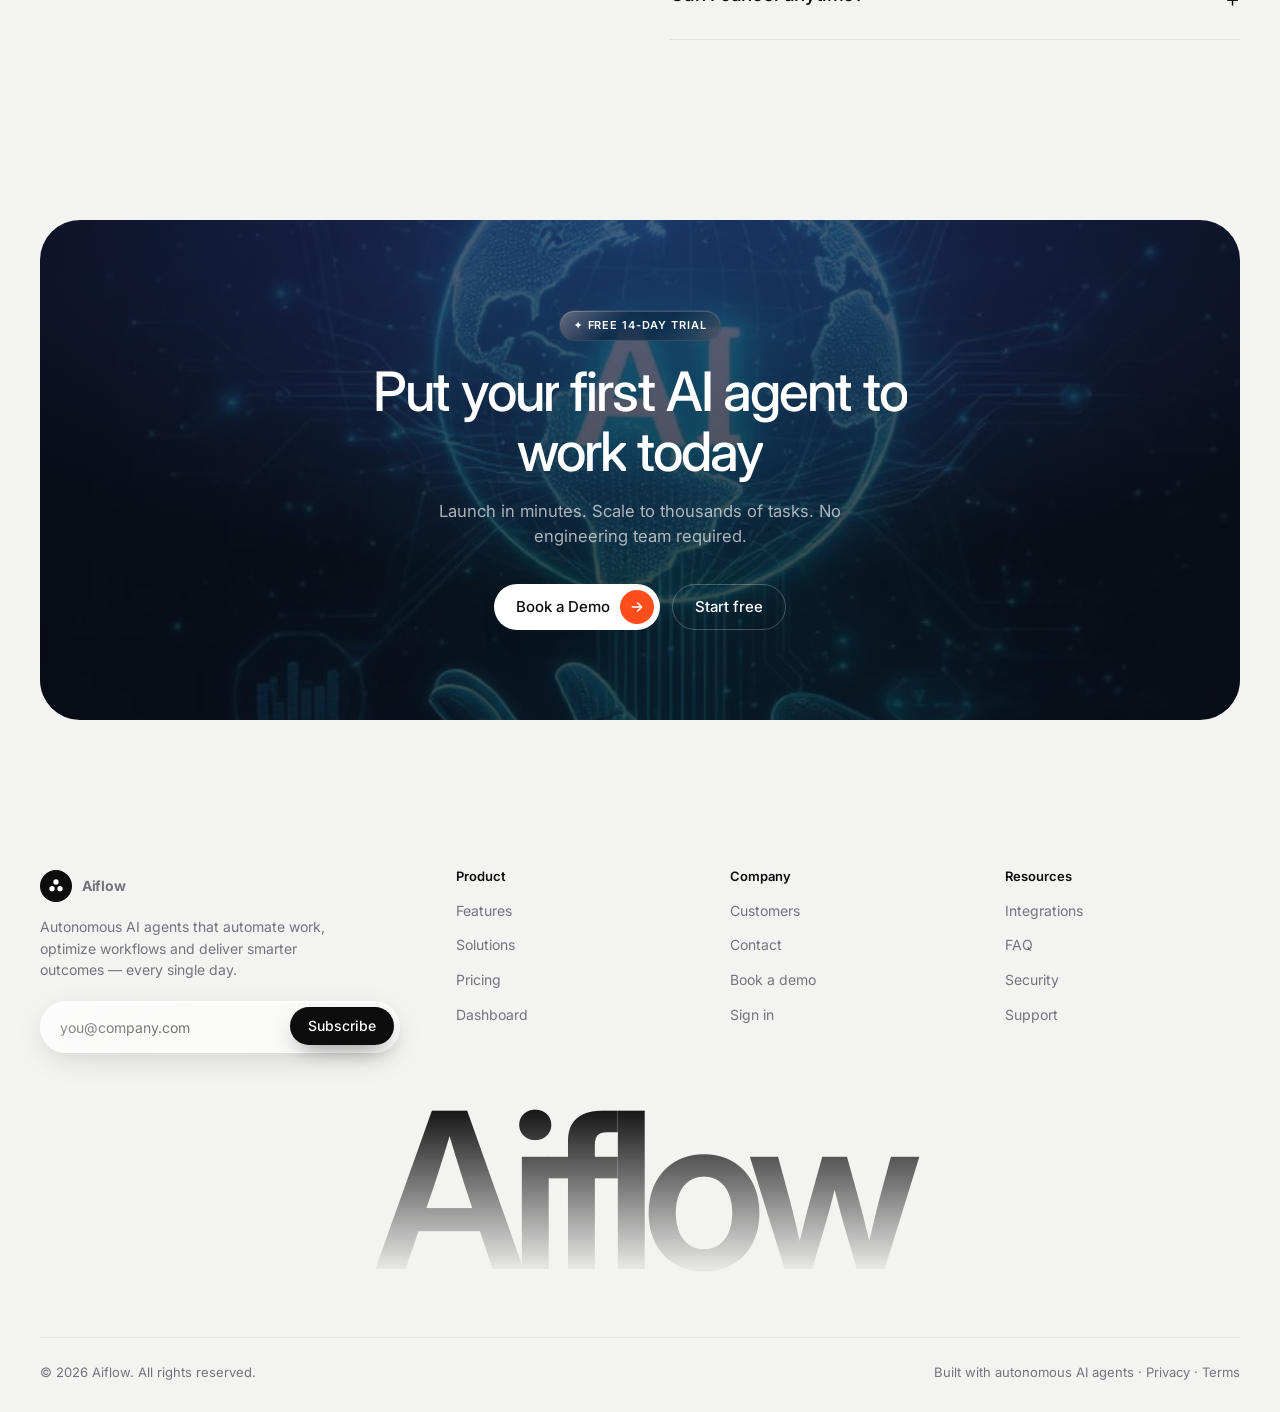
<file: pricing.html>
<!doctype html>
<html lang="en">
<head>
<meta charset="utf-8">
<meta name="viewport" content="width=device-width, initial-scale=1">
<title>Pricing — AI Agent Plans from $29/month | Aiflow</title>
<meta name="description" content="Transparent pricing for AI agents and workflow automation. Starter, Growth and Enterprise plans with a free 14-day trial.">
<meta name="keywords" content="AI agents, AI automation agency, AI workflow automation, autonomous AI agents, multi-agent systems, business process automation, AI chatbot development, LLM integration, AI SaaS, no-code AI, agentic AI, AI for small business, AI customer support automation, AI developer, hire AI engineer">
<meta name="author" content="Aiflow">
<meta name="robots" content="index, follow">
<link rel="canonical" href="https://aiflow-agents.vercel.app/pricing.html">
<meta property="og:type" content="website">
<meta property="og:site_name" content="Aiflow">
<meta property="og:title" content="Pricing — AI Agent Plans from $29/month | Aiflow">
<meta property="og:description" content="Transparent pricing for AI agents and workflow automation. Starter, Growth and Enterprise plans with a free 14-day trial.">
<meta property="og:url" content="https://aiflow-agents.vercel.app/pricing.html">
<meta property="og:image" content="https://aiflow-agents.vercel.app/assets/img/og-cover.jpg">
<meta name="twitter:card" content="summary_large_image">
<meta name="twitter:title" content="Pricing — AI Agent Plans from $29/month | Aiflow">
<meta name="twitter:description" content="Transparent pricing for AI agents and workflow automation. Starter, Growth and Enterprise plans with a free 14-day trial.">
<meta name="twitter:image" content="https://aiflow-agents.vercel.app/assets/img/og-cover.jpg">
<meta name="theme-color" content="#0d0d0e">
<link rel="icon" href="assets/img/favicon.svg" type="image/svg+xml">
<link rel="preconnect" href="https://fonts.googleapis.com">
<link rel="preconnect" href="https://fonts.gstatic.com" crossorigin>
<link href="https://fonts.googleapis.com/css2?family=Inter:wght@300;400;500;600;700&display=swap" rel="stylesheet">
<link rel="stylesheet" href="assets/css/style.css">
<script type="application/ld+json">{"@context":"https://schema.org","@type":"SoftwareApplication","name":"Aiflow","applicationCategory":"BusinessApplication","operatingSystem":"Web","description":"Transparent pricing for AI agents and workflow automation. Starter, Growth and Enterprise plans with a free 14-day trial.","url":"https://aiflow-agents.vercel.app","offers":{"@type":"Offer","price":"0","priceCurrency":"USD"},"aggregateRating":{"@type":"AggregateRating","ratingValue":"4.9","ratingCount":"8000"}}</script>
</head><body data-page="pricing">
<div class="curtain"><div class="logo-mark"><svg width="16" height="16" viewBox="0 0 24 24" fill="#fff"><circle cx="12" cy="6" r="4"/><circle cx="6" cy="16" r="4"/><circle cx="18" cy="16" r="4"/></svg></div></div>
<div class="progress"></div>
<div class="cursor-glow" aria-hidden="true"></div>
<svg width="0" height="0" style="position:absolute" aria-hidden="true"><filter id="liquid" x="0" y="0" width="100%" height="100%"><feTurbulence type="fractalNoise" baseFrequency="0.008 0.012" numOctaves="2" seed="7" result="n"/><feGaussianBlur in="n" stdDeviation="2" result="b"/><feDisplacementMap in="SourceGraphic" in2="b" scale="38" xChannelSelector="R" yChannelSelector="G"/></filter></svg>
<header class="nav-wrap">
  <nav class="nav" aria-label="Main">
    <a href="index.html" class="logo" aria-label="Aiflow home"><span class="logo-mark"><svg width="16" height="16" viewBox="0 0 24 24" fill="#fff"><circle cx="12" cy="6" r="4"/><circle cx="6" cy="16" r="4"/><circle cx="18" cy="16" r="4"/></svg></span>Aiflow</a>
    <div class="nav-links"><a href="solutions.html" data-page="solutions">Solutions</a><a href="features.html" data-page="features">Features</a><a href="customers.html" data-page="customers">Customers</a><a href="pricing.html" data-page="pricing">Pricing</a><a href="contact.html" data-page="contact">Contact</a></div>
    <div class="nav-actions">
      <a href="login.html" class="signin" data-auth-link>Sign in</a>
      <a href="login.html?mode=signup" class="btn btn-dark btn-sm">Let's Start</a>
      <button class="burger" aria-label="Open menu"><span></span><span></span></button>
    </div>
  </nav>
</header>
<div class="mobile-menu"><a class="big" href="index.html" data-page="home">Home</a><a class="big" href="solutions.html" data-page="solutions">Solutions</a><a class="big" href="features.html" data-page="features">Features</a><a class="big" href="customers.html" data-page="customers">Customers</a><a class="big" href="pricing.html" data-page="pricing">Pricing</a><a class="big" href="contact.html" data-page="contact">Contact</a>
  <div class="mm-actions"><a href="login.html" class="btn btn-ghost" data-auth-link>Sign in</a><a href="login.html?mode=signup" class="btn btn-dark">Let's Start <span class="ico"><svg width="16" height="16" viewBox="0 0 24 24" fill="none" stroke="currentColor" stroke-width="2.2" stroke-linecap="round" stroke-linejoin="round"><path d="M5 12h14M13 6l6 6-6 6"/></svg></span></a></div>
</div>
<main><section class="page-hero center" style="padding-bottom:20px"><div class="blob" style="left:50%;right:auto;transform:translateX(-50%)"></div><div class="container">
<span class="eyebrow glass reveal"><span class="tag">AIFLOW</span>Pricing</span>
<h1 class="display split-words" style="margin:22px auto 0">Simple pricing that scales</h1>
<p class="lead reveal" data-delay="2" style="margin-top:22px">Start free for 14 days. Upgrade when your agents start saving you hours.</p>
<div class="toggle glass reveal" data-billing><button class="on" data-mode="monthly">Monthly</button><button data-mode="yearly">Yearly · save 20%</button></div>
</div></section>
<section class="section" style="padding-top:0"><div class="container"><div class="grid g-3" style="align-items:center"><div class="card price-card reveal" data-delay="1"><div style="display:flex;justify-content:space-between;align-items:center"><h3 class="h3">Starter</h3></div><p style="margin:0">For solo founders and freelancers automating their first workflows.</p><div class="price"><span data-month="$29" data-year="$23">$29</span><small> /month</small></div><a href="login.html?mode=signup" class="btn btn-dark">Get started <span class="ico"><svg width="16" height="16" viewBox="0 0 24 24" fill="none" stroke="currentColor" stroke-width="2.2" stroke-linecap="round" stroke-linejoin="round"><path d="M5 12h14M13 6l6 6-6 6"/></svg></span></a><ul class="check-list" style="margin-top:6px"><li>3 AI agents</li><li>2,000 tasks / month</li><li>Web chat & email channels</li><li>Community support</li></ul></div><div class="card price-card featured reveal" data-delay="2"><div style="display:flex;justify-content:space-between;align-items:center"><h3 class="h3">Growth</h3><span class=badge>Most popular</span></div><p style="margin:0">For growing teams that need multi-agent workflows.</p><div class="price"><span data-month="$99" data-year="$79">$99</span><small> /month</small></div><a href="login.html?mode=signup" class="btn btn-light">Get started <span class="ico"><svg width="16" height="16" viewBox="0 0 24 24" fill="none" stroke="currentColor" stroke-width="2.2" stroke-linecap="round" stroke-linejoin="round"><path d="M5 12h14M13 6l6 6-6 6"/></svg></span></a><ul class="check-list" style="margin-top:6px"><li>15 AI agents</li><li>25,000 tasks / month</li><li>WhatsApp, Telegram & Instagram</li><li>Workflow builder & analytics</li><li>Priority support</li></ul></div><div class="card price-card reveal" data-delay="3"><div style="display:flex;justify-content:space-between;align-items:center"><h3 class="h3">Enterprise</h3></div><p style="margin:0">For organisations with advanced security and scale.</p><div class="price">Custom</div><a href="contact.html" class="btn btn-dark">Contact sales <span class="ico"><svg width="16" height="16" viewBox="0 0 24 24" fill="none" stroke="currentColor" stroke-width="2.2" stroke-linecap="round" stroke-linejoin="round"><path d="M5 12h14M13 6l6 6-6 6"/></svg></span></a><ul class="check-list" style="margin-top:6px"><li>Unlimited agents</li><li>Unlimited tasks</li><li>SSO, SOC 2 & data residency</li><li>Dedicated success manager</li></ul></div></div></div></section>
<section class="section" id="faq" style="padding-top:20px"><div class="container split" style="align-items:start">
<div><span class="eyebrow reveal">✦ FAQ</span><h2 class="h2 split-words" style="margin-top:14px">Questions, answered</h2><p class="lead reveal" style="margin-top:16px">Can't find what you need? <a href="contact.html" style="text-decoration:underline">Talk to us</a>.</p></div>
<div class="faq"><details class="reveal"><summary>Do I need to know how to code?</summary><p>No. Describe what you want in plain English and Aiflow builds the agent. Developers can extend anything with our SDK.</p></details><details class="reveal"><summary>Which AI models do you use?</summary><p>Aiflow is model-agnostic. Use the latest frontier models or bring your own API keys.</p></details><details class="reveal"><summary>Is my data secure?</summary><p>Yes. Data is encrypted in transit and at rest, never used to train models, and enterprise plans include SOC 2 and data residency.</p></details><details class="reveal"><summary>Can you build a custom agent for my business?</summary><p>Absolutely — our solutions team designs, builds and maintains custom AI agents and automations for clients.</p></details><details class="reveal"><summary>Can I cancel anytime?</summary><p>Yes, plans are month-to-month and you can cancel from your dashboard in one click.</p></details></div></div></section>
<section class="section-sm"><div class="container"><div class="cta reveal-scale">
<img class="bg" src="assets/img/ai-globe.webp" alt="" loading="lazy">
<span class="eyebrow glass glass-dark" style="padding:6px 14px">✦ Free 14-day trial</span>
<h2 class="h2 split-words" style="margin-top:22px;max-width:18ch;margin-inline:auto">Put your first AI agent to work today</h2>
<p class="lead">Launch in minutes. Scale to thousands of tasks. No engineering team required.</p>
<div style="display:flex;gap:12px;justify-content:center;flex-wrap:wrap"><a href="contact.html" class="btn btn-light">Book a Demo <span class="ico"><svg width="16" height="16" viewBox="0 0 24 24" fill="none" stroke="currentColor" stroke-width="2.2" stroke-linecap="round" stroke-linejoin="round"><path d="M5 12h14M13 6l6 6-6 6"/></svg></span></a><a href="login.html?mode=signup" class="btn btn-ghost btn-plain" style="color:#fff;border-color:rgba(255,255,255,.25)">Start free</a></div>
</div></div></section></main>
<footer>
  <div class="container">
    <div class="foot-grid">
      <div class="reveal">
        <a href="index.html" class="logo"><span class="logo-mark"><svg width="16" height="16" viewBox="0 0 24 24" fill="#fff"><circle cx="12" cy="6" r="4"/><circle cx="6" cy="16" r="4"/><circle cx="18" cy="16" r="4"/></svg></span>Aiflow</a>
        <p class="muted" style="margin-top:14px;max-width:34ch;font-size:14px">Autonomous AI agents that automate work, optimize workflows and deliver smarter outcomes — every single day.</p>
        <form class="newsletter glass" data-simple="Subscribed! Watch your inbox for agent playbooks.">
          <input class="input" style="height:40px;border:0;background:transparent" type="email" placeholder="you@company.com" required aria-label="Email">
          <button class="btn btn-dark btn-sm" type="submit">Subscribe</button>
        </form>
      </div>
      <div class="reveal" data-delay="1"><h4>Product</h4><ul><li><a href="features.html">Features</a></li><li><a href="solutions.html">Solutions</a></li><li><a href="pricing.html">Pricing</a></li><li><a href="dashboard.html">Dashboard</a></li></ul></div>
      <div class="reveal" data-delay="2"><h4>Company</h4><ul><li><a href="customers.html">Customers</a></li><li><a href="contact.html">Contact</a></li><li><a href="contact.html">Book a demo</a></li><li><a href="login.html">Sign in</a></li></ul></div>
      <div class="reveal" data-delay="3"><h4>Resources</h4><ul><li><a href="features.html#integrations">Integrations</a></li><li><a href="pricing.html#faq">FAQ</a></li><li><a href="features.html#security">Security</a></li><li><a href="contact.html">Support</a></li></ul></div>
    </div>
    <div class="foot-big" aria-hidden="true">Aiflow</div>
    <div class="foot-bottom"><span>© <span data-year></span> Aiflow. All rights reserved.</span><span>Built with autonomous AI agents · Privacy · Terms</span></div>
  </div>
</footer>
<script src="assets/js/main.js"></script>
</body>
</html>
</file>
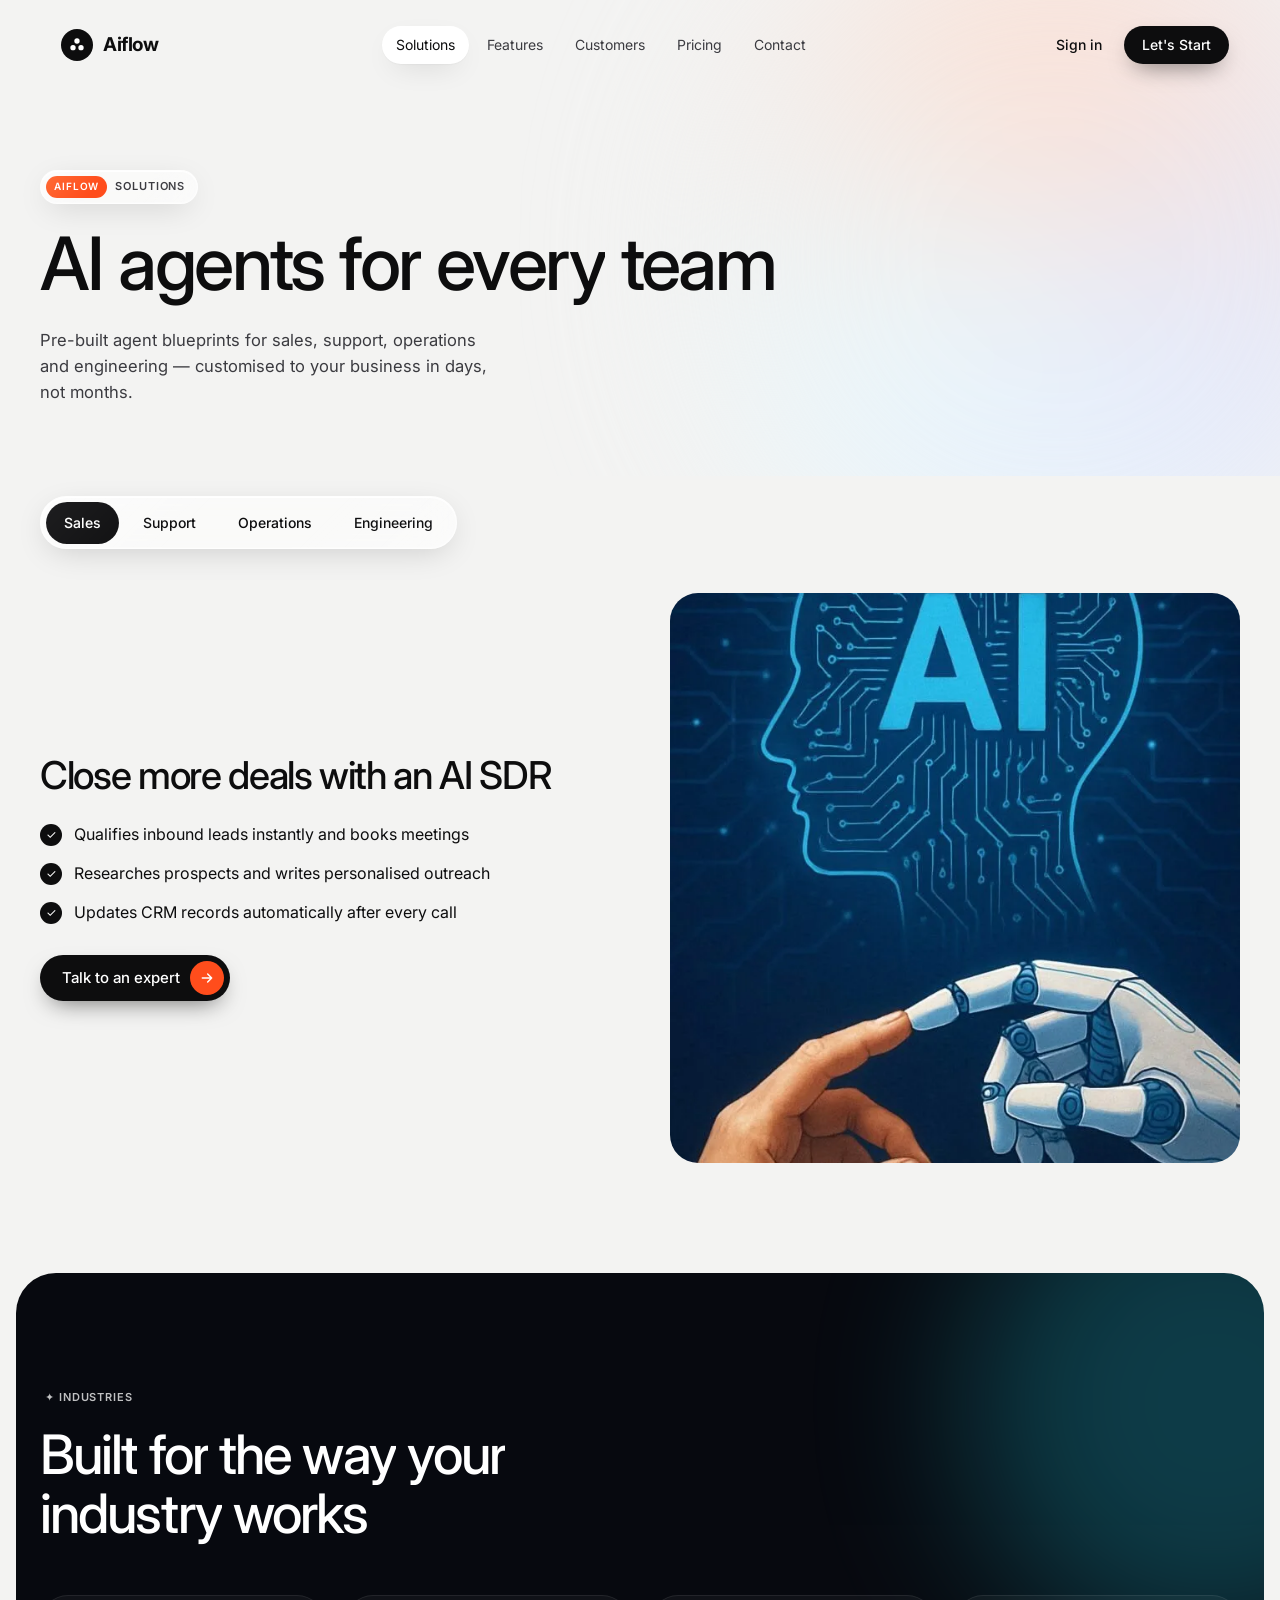
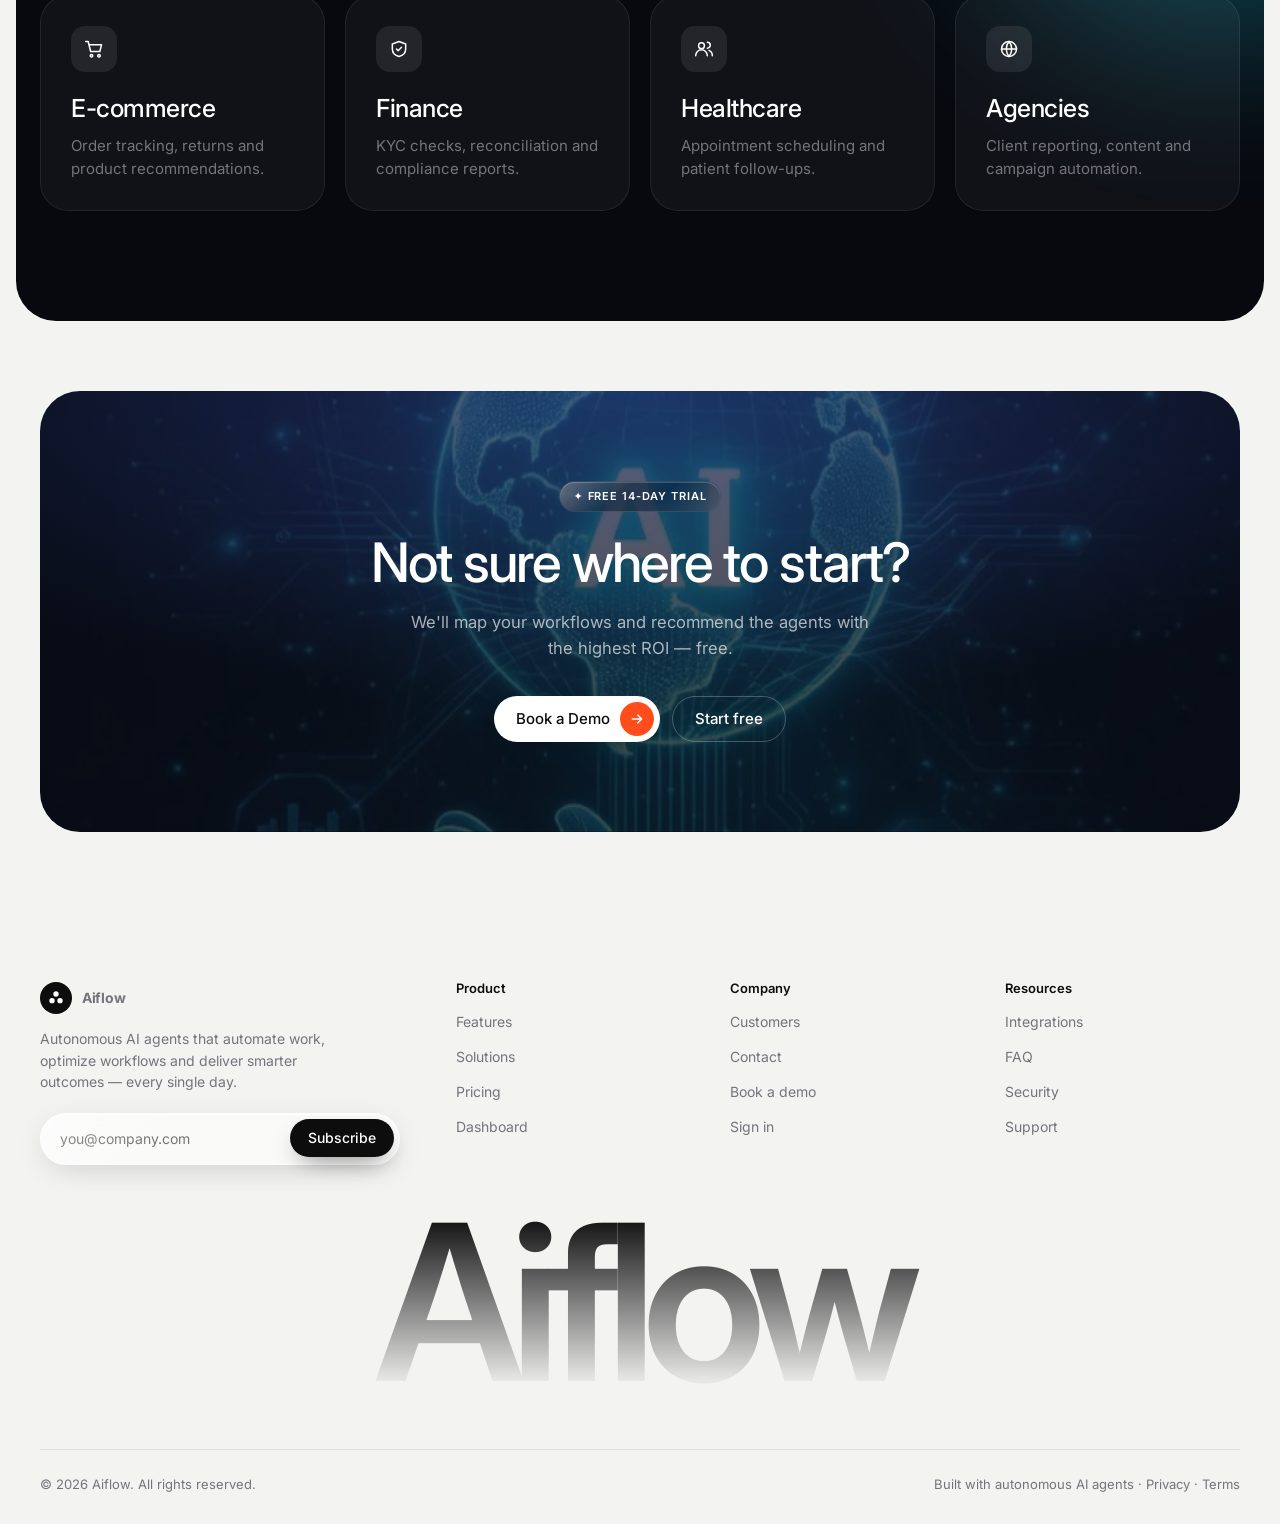
<file: solutions.html>
<!doctype html>
<html lang="en">
<head>
<meta charset="utf-8">
<meta name="viewport" content="width=device-width, initial-scale=1">
<title>AI Agent Solutions for Sales, Support & Operations | Aiflow</title>
<meta name="description" content="Ready-made AI agent solutions for sales, customer support, operations and engineering. Automate workflows across e-commerce, finance, healthcare and agencies.">
<meta name="keywords" content="AI agents, AI automation agency, AI workflow automation, autonomous AI agents, multi-agent systems, business process automation, AI chatbot development, LLM integration, AI SaaS, no-code AI, agentic AI, AI for small business, AI customer support automation, AI developer, hire AI engineer">
<meta name="author" content="Aiflow">
<meta name="robots" content="index, follow">
<link rel="canonical" href="https://aiflow-agents.vercel.app/solutions.html">
<meta property="og:type" content="website">
<meta property="og:site_name" content="Aiflow">
<meta property="og:title" content="AI Agent Solutions for Sales, Support & Operations | Aiflow">
<meta property="og:description" content="Ready-made AI agent solutions for sales, customer support, operations and engineering. Automate workflows across e-commerce, finance, healthcare and agencies.">
<meta property="og:url" content="https://aiflow-agents.vercel.app/solutions.html">
<meta property="og:image" content="https://aiflow-agents.vercel.app/assets/img/og-cover.jpg">
<meta name="twitter:card" content="summary_large_image">
<meta name="twitter:title" content="AI Agent Solutions for Sales, Support & Operations | Aiflow">
<meta name="twitter:description" content="Ready-made AI agent solutions for sales, customer support, operations and engineering. Automate workflows across e-commerce, finance, healthcare and agencies.">
<meta name="twitter:image" content="https://aiflow-agents.vercel.app/assets/img/og-cover.jpg">
<meta name="theme-color" content="#0d0d0e">
<link rel="icon" href="assets/img/favicon.svg" type="image/svg+xml">
<link rel="preconnect" href="https://fonts.googleapis.com">
<link rel="preconnect" href="https://fonts.gstatic.com" crossorigin>
<link href="https://fonts.googleapis.com/css2?family=Inter:wght@300;400;500;600;700&display=swap" rel="stylesheet">
<link rel="stylesheet" href="assets/css/style.css">
<script type="application/ld+json">{"@context":"https://schema.org","@type":"SoftwareApplication","name":"Aiflow","applicationCategory":"BusinessApplication","operatingSystem":"Web","description":"Ready-made AI agent solutions for sales, customer support, operations and engineering. Automate workflows across e-commerce, finance, healthcare and agencies.","url":"https://aiflow-agents.vercel.app","offers":{"@type":"Offer","price":"0","priceCurrency":"USD"},"aggregateRating":{"@type":"AggregateRating","ratingValue":"4.9","ratingCount":"8000"}}</script>
</head><body data-page="solutions">
<div class="curtain"><div class="logo-mark"><svg width="16" height="16" viewBox="0 0 24 24" fill="#fff"><circle cx="12" cy="6" r="4"/><circle cx="6" cy="16" r="4"/><circle cx="18" cy="16" r="4"/></svg></div></div>
<div class="progress"></div>
<div class="cursor-glow" aria-hidden="true"></div>
<svg width="0" height="0" style="position:absolute" aria-hidden="true"><filter id="liquid" x="0" y="0" width="100%" height="100%"><feTurbulence type="fractalNoise" baseFrequency="0.008 0.012" numOctaves="2" seed="7" result="n"/><feGaussianBlur in="n" stdDeviation="2" result="b"/><feDisplacementMap in="SourceGraphic" in2="b" scale="38" xChannelSelector="R" yChannelSelector="G"/></filter></svg>
<header class="nav-wrap">
  <nav class="nav" aria-label="Main">
    <a href="index.html" class="logo" aria-label="Aiflow home"><span class="logo-mark"><svg width="16" height="16" viewBox="0 0 24 24" fill="#fff"><circle cx="12" cy="6" r="4"/><circle cx="6" cy="16" r="4"/><circle cx="18" cy="16" r="4"/></svg></span>Aiflow</a>
    <div class="nav-links"><a href="solutions.html" data-page="solutions">Solutions</a><a href="features.html" data-page="features">Features</a><a href="customers.html" data-page="customers">Customers</a><a href="pricing.html" data-page="pricing">Pricing</a><a href="contact.html" data-page="contact">Contact</a></div>
    <div class="nav-actions">
      <a href="login.html" class="signin" data-auth-link>Sign in</a>
      <a href="login.html?mode=signup" class="btn btn-dark btn-sm">Let's Start</a>
      <button class="burger" aria-label="Open menu"><span></span><span></span></button>
    </div>
  </nav>
</header>
<div class="mobile-menu"><a class="big" href="index.html" data-page="home">Home</a><a class="big" href="solutions.html" data-page="solutions">Solutions</a><a class="big" href="features.html" data-page="features">Features</a><a class="big" href="customers.html" data-page="customers">Customers</a><a class="big" href="pricing.html" data-page="pricing">Pricing</a><a class="big" href="contact.html" data-page="contact">Contact</a>
  <div class="mm-actions"><a href="login.html" class="btn btn-ghost" data-auth-link>Sign in</a><a href="login.html?mode=signup" class="btn btn-dark">Let's Start <span class="ico"><svg width="16" height="16" viewBox="0 0 24 24" fill="none" stroke="currentColor" stroke-width="2.2" stroke-linecap="round" stroke-linejoin="round"><path d="M5 12h14M13 6l6 6-6 6"/></svg></span></a></div>
</div>
<main><section class="page-hero"><div class="blob"></div><div class="container">
<span class="eyebrow glass reveal"><span class="tag">AIFLOW</span>Solutions</span>
<h1 class="display split-words" style="margin-top:22px">AI agents for every team</h1>
<p class="lead reveal" data-delay="2">Pre-built agent blueprints for sales, support, operations and engineering — customised to your business in days, not months.</p>
</div></section>
<section class="section" style="padding-top:20px"><div class="container">
  <div class="tabs glass reveal" data-tabs="sol"><button class="on" data-tab="sales">Sales</button><button data-tab="support">Support</button><button data-tab="ops">Operations</button><button data-tab="eng">Engineering</button></div>
  <div style="margin-top:44px">
  <div class="tab-panel split on" data-panel="sol:sales">
<div><h3 class="h2" style="font-size:clamp(1.8rem,3vw,2.6rem)">Close more deals with an AI SDR</h3><ul class="check-list"><li>Qualifies inbound leads instantly and books meetings</li><li>Researches prospects and writes personalised outreach</li><li>Updates CRM records automatically after every call</li></ul><div style="margin-top:30px"><a href="contact.html" class="btn btn-dark">Talk to an expert <span class="ico"><svg width="16" height="16" viewBox="0 0 24 24" fill="none" stroke="currentColor" stroke-width="2.2" stroke-linecap="round" stroke-linejoin="round"><path d="M5 12h14M13 6l6 6-6 6"/></svg></span></a></div></div>
<div class="media" style="aspect-ratio:1/1"><img src="assets/img/ai-touch.webp" alt="Human and robot hand reaching toward each other beneath an AI brain" loading="lazy"></div></div>
  <div class="tab-panel split" data-panel="sol:support">
<div><h3 class="h2" style="font-size:clamp(1.8rem,3vw,2.6rem)">24/7 customer support agents</h3><ul class="check-list"><li>Resolves up to 70% of tickets without a human</li><li>Answers on WhatsApp, Telegram, Instagram, chat and email</li><li>Escalates edge-cases with full context</li></ul><div style="margin-top:30px"><a href="contact.html" class="btn btn-dark">Talk to an expert <span class="ico"><svg width="16" height="16" viewBox="0 0 24 24" fill="none" stroke="currentColor" stroke-width="2.2" stroke-linecap="round" stroke-linejoin="round"><path d="M5 12h14M13 6l6 6-6 6"/></svg></span></a></div></div>
<div class="media" style="aspect-ratio:1/1"><img src="assets/img/ai-globe.webp" alt="Robotic hand presenting a glowing AI globe" loading="lazy"></div></div>
  <div class="tab-panel split" data-panel="sol:ops">
<div><h3 class="h2" style="font-size:clamp(1.8rem,3vw,2.6rem)">Operations on autopilot</h3><ul class="check-list"><li>Processes invoices, purchase orders and reports</li><li>Reconciles data across spreadsheets and ERPs</li><li>Sends daily briefings to every stakeholder</li></ul><div style="margin-top:30px"><a href="contact.html" class="btn btn-dark">Talk to an expert <span class="ico"><svg width="16" height="16" viewBox="0 0 24 24" fill="none" stroke="currentColor" stroke-width="2.2" stroke-linecap="round" stroke-linejoin="round"><path d="M5 12h14M13 6l6 6-6 6"/></svg></span></a></div></div>
<div class="media" style="aspect-ratio:1/1"><img src="assets/img/ai-sphere.webp" alt="Robotic hand holding an AI sphere" loading="lazy"></div></div>
  <div class="tab-panel split" data-panel="sol:eng">
<div><h3 class="h2" style="font-size:clamp(1.8rem,3vw,2.6rem)">Ship faster with engineering agents</h3><ul class="check-list"><li>Triages bugs and drafts pull requests</li><li>Monitors logs and opens incidents automatically</li><li>Writes documentation from your codebase</li></ul><div style="margin-top:30px"><a href="contact.html" class="btn btn-dark">Talk to an expert <span class="ico"><svg width="16" height="16" viewBox="0 0 24 24" fill="none" stroke="currentColor" stroke-width="2.2" stroke-linecap="round" stroke-linejoin="round"><path d="M5 12h14M13 6l6 6-6 6"/></svg></span></a></div></div>
<div class="media" style="aspect-ratio:1/1"><img src="assets/img/robot-vr.webp" alt="Humanoid AI robot with VR headset" loading="lazy"></div></div>
  </div>
</div></section>
<section class="section dark-band"><div class="orb" style="width:500px;height:500px;background:#22d3ee;right:-200px;top:-120px;opacity:.25"></div><div class="container" style="position:relative">
  <div class="section-head"><div><span class="eyebrow reveal">✦ Industries</span><h2 class="h2 split-words" style="margin-top:14px;max-width:16ch">Built for the way your industry works</h2></div></div>
  <div class="grid g-4">
    <div class="card spot reveal"><div class="icon"><svg width="20" height="20" viewBox="0 0 24 24" fill="none" stroke="currentColor" stroke-width="1.8" stroke-linecap="round" stroke-linejoin="round"><circle cx="9" cy="20" r="1.5"/><circle cx="18" cy="20" r="1.5"/><path d="M2 3h3l3 12h11l2-8H6"/></svg></div><h3 class="h3">E-commerce</h3><p>Order tracking, returns and product recommendations.</p></div>
    <div class="card spot reveal" data-delay="1"><div class="icon"><svg width="20" height="20" viewBox="0 0 24 24" fill="none" stroke="currentColor" stroke-width="1.8" stroke-linecap="round" stroke-linejoin="round"><path d="M12 3 4 6v6c0 5 3.5 8 8 9 4.5-1 8-4 8-9V6z"/><path d="m9 12 2 2 4-4"/></svg></div><h3 class="h3">Finance</h3><p>KYC checks, reconciliation and compliance reports.</p></div>
    <div class="card spot reveal" data-delay="2"><div class="icon"><svg width="20" height="20" viewBox="0 0 24 24" fill="none" stroke="currentColor" stroke-width="1.8" stroke-linecap="round" stroke-linejoin="round"><circle cx="9" cy="8" r="3.5"/><path d="M2 20a7 7 0 0 1 14 0M16 4a3.5 3.5 0 0 1 0 7M22 20a7 7 0 0 0-4-6.3"/></svg></div><h3 class="h3">Healthcare</h3><p>Appointment scheduling and patient follow-ups.</p></div>
    <div class="card spot reveal" data-delay="3"><div class="icon"><svg width="20" height="20" viewBox="0 0 24 24" fill="none" stroke="currentColor" stroke-width="1.8" stroke-linecap="round" stroke-linejoin="round"><circle cx="12" cy="12" r="9"/><path d="M3 12h18M12 3a14 14 0 0 1 0 18M12 3a14 14 0 0 0 0 18"/></svg></div><h3 class="h3">Agencies</h3><p>Client reporting, content and campaign automation.</p></div>
  </div>
</div></section>
<section class="section-sm"><div class="container"><div class="cta reveal-scale">
<img class="bg" src="assets/img/ai-globe.webp" alt="" loading="lazy">
<span class="eyebrow glass glass-dark" style="padding:6px 14px">✦ Free 14-day trial</span>
<h2 class="h2 split-words" style="margin-top:22px;max-width:18ch;margin-inline:auto">Not sure where to start?</h2>
<p class="lead">We'll map your workflows and recommend the agents with the highest ROI — free.</p>
<div style="display:flex;gap:12px;justify-content:center;flex-wrap:wrap"><a href="contact.html" class="btn btn-light">Book a Demo <span class="ico"><svg width="16" height="16" viewBox="0 0 24 24" fill="none" stroke="currentColor" stroke-width="2.2" stroke-linecap="round" stroke-linejoin="round"><path d="M5 12h14M13 6l6 6-6 6"/></svg></span></a><a href="login.html?mode=signup" class="btn btn-ghost btn-plain" style="color:#fff;border-color:rgba(255,255,255,.25)">Start free</a></div>
</div></div></section></main>
<footer>
  <div class="container">
    <div class="foot-grid">
      <div class="reveal">
        <a href="index.html" class="logo"><span class="logo-mark"><svg width="16" height="16" viewBox="0 0 24 24" fill="#fff"><circle cx="12" cy="6" r="4"/><circle cx="6" cy="16" r="4"/><circle cx="18" cy="16" r="4"/></svg></span>Aiflow</a>
        <p class="muted" style="margin-top:14px;max-width:34ch;font-size:14px">Autonomous AI agents that automate work, optimize workflows and deliver smarter outcomes — every single day.</p>
        <form class="newsletter glass" data-simple="Subscribed! Watch your inbox for agent playbooks.">
          <input class="input" style="height:40px;border:0;background:transparent" type="email" placeholder="you@company.com" required aria-label="Email">
          <button class="btn btn-dark btn-sm" type="submit">Subscribe</button>
        </form>
      </div>
      <div class="reveal" data-delay="1"><h4>Product</h4><ul><li><a href="features.html">Features</a></li><li><a href="solutions.html">Solutions</a></li><li><a href="pricing.html">Pricing</a></li><li><a href="dashboard.html">Dashboard</a></li></ul></div>
      <div class="reveal" data-delay="2"><h4>Company</h4><ul><li><a href="customers.html">Customers</a></li><li><a href="contact.html">Contact</a></li><li><a href="contact.html">Book a demo</a></li><li><a href="login.html">Sign in</a></li></ul></div>
      <div class="reveal" data-delay="3"><h4>Resources</h4><ul><li><a href="features.html#integrations">Integrations</a></li><li><a href="pricing.html#faq">FAQ</a></li><li><a href="features.html#security">Security</a></li><li><a href="contact.html">Support</a></li></ul></div>
    </div>
    <div class="foot-big" aria-hidden="true">Aiflow</div>
    <div class="foot-bottom"><span>© <span data-year></span> Aiflow. All rights reserved.</span><span>Built with autonomous AI agents · Privacy · Terms</span></div>
  </div>
</footer>
<script src="assets/js/main.js"></script>
</body>
</html>
</file>
<file: assets/css/style.css>
/* =========================================================
   Aiflow — AI Agents That Work for You
   Design system: Inter, soft greys, ink black, flame accent,
   liquid-glass surfaces.
   ========================================================= */
:root {
  --bg: #f3f3f2;
  --bg-2: #ebebea;
  --surface: #ffffff;
  --ink: #0d0d0e;
  --ink-2: #3b3b40;
  --muted: #74747c;
  --line: rgba(13, 13, 14, 0.08);
  --accent: #ff4d1c;
  --accent-2: #ff7a45;
  --blue: #3d6bff;
  --cyan: #22d3ee;
  --radius: 18px;
  --radius-lg: 28px;
  --shadow: 0 1px 2px rgba(0,0,0,.04), 0 10px 30px -12px rgba(0,0,0,.18);
  --shadow-lg: 0 30px 80px -30px rgba(0,0,0,.35);
  --glass-bg: rgba(255, 255, 255, 0.55);
  --glass-border: rgba(255, 255, 255, 0.7);
  --ease: cubic-bezier(.2,.8,.2,1);
  --max: 1200px;
}

* { box-sizing: border-box; margin: 0; padding: 0; }
html { scroll-behavior: smooth; }
body {
  font-family: "Inter", system-ui, -apple-system, "Segoe UI", sans-serif;
  background: var(--bg);
  color: var(--ink);
  font-size: 16px;
  line-height: 1.55;
  -webkit-font-smoothing: antialiased;
  overflow-x: hidden;
}
[hidden] { display: none !important; }
img { max-width: 100%; display: block; }
a { color: inherit; text-decoration: none; }
button, input, select, textarea { font: inherit; color: inherit; }
::selection { background: var(--ink); color: #fff; }

.container { width: min(var(--max), 100% - 32px); margin-inline: auto; }
.section { padding: 110px 0; position: relative; }
.section-sm { padding: 70px 0; }

/* ---------- Typography ---------- */
h1, h2, h3, h4 { font-weight: 500; letter-spacing: -0.035em; line-height: 1.04; }
.display { font-size: clamp(2.6rem, 6vw, 4.6rem); }
.h2 { font-size: clamp(2rem, 4.4vw, 3.4rem); }
.h3 { font-size: clamp(1.25rem, 2vw, 1.55rem); letter-spacing: -0.02em; line-height: 1.2; }
.lead { font-size: clamp(1rem, 1.3vw, 1.12rem); color: var(--ink-2); max-width: 46ch; }
.muted { color: var(--muted); }
.eyebrow {
  display: inline-flex; align-items: center; gap: 8px;
  font-size: 11px; letter-spacing: .08em; text-transform: uppercase; font-weight: 600;
  color: var(--ink-2);
  padding: 5px 12px 5px 5px; border-radius: 99px;
}
.eyebrow .tag { background: var(--accent); color: #fff; padding: 3px 8px; border-radius: 99px; font-size: 10px; }
.center { text-align: center; }
.center .lead { margin-inline: auto; }
.grad-text {
  background: linear-gradient(90deg, var(--ink) 0%, #555 40%, var(--accent) 70%, var(--ink) 100%);
  background-size: 300% 100%;
  -webkit-background-clip: text; background-clip: text; color: transparent;
  animation: shine 8s linear infinite;
}
@keyframes shine { to { background-position: 300% 0; } }

/* ---------- Liquid glass ---------- */
.glass {
  position: relative;
  background: var(--glass-bg);
  -webkit-backdrop-filter: blur(18px) saturate(180%);
  backdrop-filter: blur(18px) saturate(180%);
  border: 1px solid var(--glass-border);
  box-shadow:
    inset 0 1px 0 rgba(255,255,255,.9),
    inset 0 -1px 0 rgba(255,255,255,.25),
    0 8px 32px -8px rgba(0,0,0,.18);
}
.glass::before { /* specular sheen */
  content: ""; position: absolute; inset: 0; border-radius: inherit; pointer-events: none;
  background: linear-gradient(135deg, rgba(255,255,255,.55) 0%, rgba(255,255,255,0) 38%, rgba(255,255,255,0) 62%, rgba(255,255,255,.25) 100%);
  mix-blend-mode: soft-light;
}
.glass-liquid { /* refractive variant (Chromium) */
  -webkit-backdrop-filter: blur(10px) saturate(190%) url(#liquid);
  backdrop-filter: blur(10px) saturate(190%) url(#liquid);
}
.glass-dark {
  background: rgba(20, 22, 30, 0.45);
  border-color: rgba(255,255,255,.14);
  color: #fff;
  box-shadow: inset 0 1px 0 rgba(255,255,255,.18), 0 20px 50px -20px rgba(0,0,0,.6);
}

/* ---------- Buttons ---------- */
.btn {
  --h: 46px;
  display: inline-flex; align-items: center; gap: 10px; height: var(--h);
  padding: 0 6px 0 22px; border-radius: 99px; border: 0; cursor: pointer;
  font-weight: 500; font-size: 15px; white-space: nowrap;
  transition: transform .35s var(--ease), box-shadow .35s var(--ease), background .3s;
  will-change: transform;
}
.btn-dark { background: var(--ink); color: #fff; box-shadow: 0 10px 24px -10px rgba(0,0,0,.6); }
.btn-dark:hover { box-shadow: 0 18px 34px -12px rgba(0,0,0,.6); }
.btn-light { background: #fff; color: var(--ink); box-shadow: var(--shadow); }
.btn-ghost { background: transparent; color: var(--ink); padding: 0 18px; border: 1px solid var(--line); }
.btn-plain { padding: 0 22px; }
.btn .ico {
  width: 34px; height: 34px; border-radius: 50%; display: grid; place-items: center;
  background: var(--accent); color: #fff; transition: transform .4s var(--ease);
}
.btn:hover .ico { transform: rotate(-45deg); }
.btn-sm { --h: 38px; font-size: 14px; padding: 0 18px; }

/* ---------- Nav ---------- */
.nav-wrap { position: fixed; top: 14px; left: 0; right: 0; z-index: 100; transition: top .3s; }
.nav {
  display: flex; align-items: center; justify-content: space-between;
  height: 62px; padding: 0 10px 0 20px; border-radius: 99px;
  width: min(var(--max), 100% - 32px); margin-inline: auto;
  transition: background .4s, box-shadow .4s, border-color .4s;
  background: transparent; border: 1px solid transparent; box-shadow: none;
}
.nav-wrap.scrolled .nav {
  background: var(--glass-bg);
  -webkit-backdrop-filter: blur(18px) saturate(180%); backdrop-filter: blur(18px) saturate(180%);
  border-color: var(--glass-border);
  box-shadow: inset 0 1px 0 rgba(255,255,255,.9), 0 10px 30px -12px rgba(0,0,0,.2);
}
.logo { display: flex; align-items: center; gap: 10px; font-weight: 700; letter-spacing: -0.02em; font-size: 19px; }
.logo-mark {
  width: 32px; height: 32px; border-radius: 50%; background: var(--ink); display: grid; place-items: center;
  transition: transform .6s var(--ease);
}
.logo:hover .logo-mark { transform: rotate(180deg); }
.nav-links { display: flex; gap: 4px; }
.nav-links a {
  font-size: 14px; color: var(--ink-2); padding: 8px 14px; border-radius: 99px; position: relative;
  transition: color .25s, background .25s;
}
.nav-links a:hover { color: var(--ink); background: rgba(255,255,255,.6); }
.nav-links a.active { color: var(--ink); background: #fff; box-shadow: var(--shadow); }
.nav-actions { display: flex; align-items: center; gap: 10px; }
.nav-actions .signin { font-size: 14px; font-weight: 500; padding: 8px 12px; }
.burger { display: none; width: 44px; height: 44px; border-radius: 50%; border: 0; background: var(--ink); cursor: pointer; position: relative; }
.burger span { position: absolute; left: 13px; right: 13px; height: 2px; background: #fff; border-radius: 2px; transition: transform .35s var(--ease), top .35s var(--ease), opacity .2s; }
.burger span:nth-child(1) { top: 17px; } .burger span:nth-child(2) { top: 25px; }
body.menu-open .burger span:nth-child(1) { top: 21px; transform: rotate(45deg); }
body.menu-open .burger span:nth-child(2) { top: 21px; transform: rotate(-45deg); }

.mobile-menu {
  position: fixed; inset: 0; z-index: 90; padding: 100px 24px 32px;
  display: flex; flex-direction: column; gap: 6px;
  background: rgba(243,243,242,.75);
  -webkit-backdrop-filter: blur(24px) saturate(180%); backdrop-filter: blur(24px) saturate(180%);
  clip-path: circle(0% at calc(100% - 40px) 40px);
  transition: clip-path .7s var(--ease);
  pointer-events: none;
}
body.menu-open .mobile-menu { clip-path: circle(150% at calc(100% - 40px) 40px); pointer-events: auto; }
.mobile-menu a.big { font-size: 38px; font-weight: 500; letter-spacing: -0.03em; padding: 6px 0; border-bottom: 1px solid var(--line);
  opacity: 0; transform: translateY(20px); transition: opacity .5s, transform .5s var(--ease); }
body.menu-open .mobile-menu a.big { opacity: 1; transform: none; }
body.menu-open .mobile-menu a.big:nth-child(2) { transition-delay: .05s; }
body.menu-open .mobile-menu a.big:nth-child(3) { transition-delay: .1s; }
body.menu-open .mobile-menu a.big:nth-child(4) { transition-delay: .15s; }
body.menu-open .mobile-menu a.big:nth-child(5) { transition-delay: .2s; }
body.menu-open .mobile-menu a.big:nth-child(6) { transition-delay: .25s; }
.mobile-menu .mm-actions { margin-top: auto; display: flex; gap: 10px; }

/* ---------- Hero ---------- */
.hero { min-height: 100vh; padding: 120px 0 40px; position: relative; overflow: hidden; }
.hero-grid {
  display: grid; grid-template-columns: 1fr 1.1fr 1fr; align-items: center; gap: 10px;
  min-height: min(calc(100vh - 220px), 760px);
}
.hero-left { display: flex; flex-direction: column; gap: 26px; z-index: 3; align-items: flex-start; }
.hero .display { font-size: clamp(2.5rem, 4.3vw, 4.1rem); }
.hero-left .lead { max-width: 34ch; }
.hero-visual { position: relative; height: 100%; min-height: 520px; display: grid; place-items: center; z-index: 1; }
.hero-visual img {
  width: auto; max-width: 125%; max-height: min(78vh, 720px); margin: 0 auto;
  filter: drop-shadow(0 40px 50px rgba(0,0,0,.08));
  animation: float 9s ease-in-out infinite;
}
@keyframes float { 0%,100% { transform: translateY(0) } 50% { transform: translateY(-14px) } }
.hero-halo {
  position: absolute; width: 70%; aspect-ratio: 1; border-radius: 50%;
  background: radial-gradient(circle, rgba(61,107,255,.22), rgba(61,107,255,0) 65%);
  top: 12%; left: 15%; filter: blur(20px); animation: pulse 6s ease-in-out infinite;
}
@keyframes pulse { 0%,100% { transform: scale(1); opacity: .8 } 50% { transform: scale(1.12); opacity: 1 } }
.hero-right { display: flex; flex-direction: column; gap: 28px; align-items: flex-end; z-index: 3; height: 100%; justify-content: space-between; padding: 20px 0; }
.agent-card { width: 290px; border-radius: 16px; padding: 12px; }
.agent-card .head { display: flex; gap: 10px; align-items: center; padding-bottom: 8px; }
.agent-card .av { width: 34px; height: 34px; border-radius: 10px; background: var(--ink); display: grid; place-items: center; flex: none; }
.agent-card small { font-size: 11px; color: var(--muted); display: block; }
.agent-card .typed { font-size: 13px; font-weight: 500; min-height: 20px; }
.typed::after { content: "|"; margin-left: 1px; animation: blink 1s steps(1) infinite; color: var(--accent); }
@keyframes blink { 50% { opacity: 0 } }
.agent-list { list-style: none; font-size: 12.5px; padding: 4px 4px 0 48px; }
.agent-list li { padding: 3px 0; color: var(--ink-2); transition: opacity .5s, transform .5s; }
.agent-list li:nth-child(2) { opacity: .75 } .agent-list li:nth-child(3) { opacity: .5 } .agent-list li:nth-child(4) { opacity: .3 } .agent-list li:nth-child(5) { opacity: .14 }
.stat-card { width: 290px; border-radius: 16px; padding: 16px 18px; }
.stat-card .row { display: flex; justify-content: space-between; align-items: flex-start; }
.stat-card .num { font-size: 32px; font-weight: 600; letter-spacing: -0.04em; }
.stat-card .up { font-size: 12px; color: var(--accent); margin-top: 2px; text-align: right; }
.spark { margin-top: 8px; height: 38px; width: 100%; }
.spark path { stroke-dasharray: 400; stroke-dashoffset: 400; animation: draw 2.4s .8s var(--ease) forwards; }
@keyframes draw { to { stroke-dashoffset: 0 } }
.hero-tag { font-size: clamp(2.2rem, 4.2vw, 3.4rem); text-align: left; align-self: flex-end; }
.rating { display: flex; gap: 12px; align-items: center; font-size: 13px; }
.avatars { display: flex; }
.avatars span {
  width: 34px; height: 34px; border-radius: 50%; border: 2px solid var(--bg); margin-left: -10px; display: grid; place-items: center;
  font-size: 12px; font-weight: 600; color: #fff;
}
.avatars span:first-child { margin-left: 0; }
.stars { color: var(--accent); letter-spacing: 2px; }

/* Logos marquee */
.logos { padding: 30px 0 10px; }
.logos p { text-align: center; font-size: 11px; letter-spacing: .14em; text-transform: uppercase; color: var(--muted); margin-bottom: 16px; }
.marquee { overflow: hidden; -webkit-mask-image: linear-gradient(90deg, transparent, #000 12%, #000 88%, transparent); mask-image: linear-gradient(90deg, transparent, #000 12%, #000 88%, transparent); }
.marquee-track { display: flex; gap: 12px; width: max-content; animation: marquee 32s linear infinite; }
.marquee:hover .marquee-track { animation-play-state: paused; }
@keyframes marquee { to { transform: translateX(-50%); } }
.logo-chip {
  display: flex; align-items: center; gap: 8px; padding: 12px 26px; border-radius: 12px;
  background: #fff; font-weight: 600; font-size: 14px; box-shadow: 0 1px 2px rgba(0,0,0,.04);
  min-width: 140px; justify-content: center;
}
.logo-chip i { width: 14px; height: 14px; border-radius: 4px; display: inline-block; }

/* ---------- Cards / grids ---------- */
.grid { display: grid; gap: 20px; }
.g-2 { grid-template-columns: repeat(2, 1fr); }
.g-3 { grid-template-columns: repeat(3, 1fr); }
.g-4 { grid-template-columns: repeat(4, 1fr); }
.card {
  background: var(--surface); border-radius: var(--radius-lg); padding: 30px;
  box-shadow: 0 1px 2px rgba(0,0,0,.03); position: relative; overflow: hidden;
  transition: transform .5s var(--ease), box-shadow .5s var(--ease);
}
.card:hover { transform: translateY(-6px); box-shadow: var(--shadow-lg); }
.card .icon {
  width: 46px; height: 46px; border-radius: 14px; display: grid; place-items: center;
  background: var(--bg); margin-bottom: 22px; transition: background .4s, transform .5s var(--ease);
}
.card:hover .icon { background: var(--ink); color: #fff; transform: rotate(-8deg) scale(1.06); }
.card p { color: var(--muted); font-size: 15px; margin-top: 10px; }
.card .num-lg { font-size: 54px; font-weight: 600; letter-spacing: -0.05em; line-height: 1; }

.section-head { display: flex; justify-content: space-between; align-items: flex-end; gap: 30px; margin-bottom: 50px; flex-wrap: wrap; }
.section-head .lead { max-width: 40ch; }

/* Spotlight cursor glow on cards */
.spot::after {
  content: ""; position: absolute; inset: 0; pointer-events: none; border-radius: inherit;
  background: radial-gradient(400px circle at var(--mx, 50%) var(--my, 50%), rgba(255,77,28,.08), transparent 45%);
  opacity: 0; transition: opacity .4s;
}
.spot:hover::after { opacity: 1; }

/* Dark band */
.dark-band { background: #07090f; color: #fff; border-radius: 40px; margin: 0 16px; overflow: hidden; position: relative; }
.dark-band .lead, .dark-band .muted { color: rgba(255,255,255,.62); }
.dark-band .card { background: rgba(255,255,255,.04); color: #fff; border: 1px solid rgba(255,255,255,.08); }
.dark-band .card .icon { background: rgba(255,255,255,.08); color: #fff; }
.dark-band .card:hover .icon { background: var(--accent); }
.dark-band .eyebrow { color: rgba(255,255,255,.75); }
.orb { position: absolute; border-radius: 50%; filter: blur(80px); opacity: .5; pointer-events: none; }

.split { display: grid; grid-template-columns: 1fr 1fr; gap: 60px; align-items: center; }
.media {
  border-radius: var(--radius-lg); overflow: hidden; position: relative; background: #0a0d18;
  aspect-ratio: 4/5;
}
.media img { width: 100%; height: 100%; object-fit: cover; transition: transform 1.2s var(--ease); }
.media:hover img { transform: scale(1.05); }
.media .float-chip { position: absolute; border-radius: 14px; padding: 12px 14px; font-size: 13px; }
.screen-blend { mix-blend-mode: screen; }

.check-list { list-style: none; display: grid; gap: 14px; margin-top: 26px; }
.check-list li { display: flex; gap: 12px; align-items: flex-start; }
.check-list li::before {
  content: "✓"; flex: none; width: 22px; height: 22px; border-radius: 50%; background: var(--ink); color: #fff;
  font-size: 12px; display: grid; place-items: center; margin-top: 2px;
}
.dark-band .check-list li::before { background: var(--accent); }

/* Steps */
.steps { counter-reset: s; }
.step { padding: 28px 0; border-top: 1px solid var(--line); display: grid; grid-template-columns: 80px 1fr 1fr; gap: 20px; align-items: start; }
.step .n { font-size: 14px; color: var(--muted); font-variant-numeric: tabular-nums; }
.step h3 { font-size: 26px; }

/* Testimonial */
.quote { font-size: clamp(1.4rem, 2.6vw, 2.2rem); letter-spacing: -0.03em; line-height: 1.25; font-weight: 500; }
.who { display: flex; gap: 12px; align-items: center; margin-top: 26px; font-size: 14px; }
.who .av { width: 44px; height: 44px; border-radius: 50%; display: grid; place-items: center; color: #fff; font-weight: 600; }

/* Pricing */
.toggle { display: inline-flex; padding: 5px; border-radius: 99px; gap: 4px; margin: 28px auto 46px; }
.toggle button { border: 0; background: transparent; padding: 9px 18px; border-radius: 99px; cursor: pointer; font-size: 14px; font-weight: 500; transition: background .3s, color .3s; }
.toggle button.on { background: var(--ink); color: #fff; }
.price-card { display: flex; flex-direction: column; gap: 18px; }
.price-card .price { font-size: 52px; font-weight: 600; letter-spacing: -0.05em; line-height: 1; }
.price-card .price small { font-size: 15px; color: var(--muted); font-weight: 400; letter-spacing: 0; }
.price-card.featured { background: var(--ink); color: #fff; transform: scale(1.03); }
.price-card.featured:hover { transform: scale(1.03) translateY(-6px); }
.price-card.featured p, .price-card.featured .muted { color: rgba(255,255,255,.6); }
.price-card.featured .check-list li::before { background: var(--accent); }
.price-card .btn { justify-content: center; padding: 0 22px; width: 100%; }
.badge { display: inline-block; font-size: 11px; padding: 4px 10px; border-radius: 99px; background: var(--accent); color: #fff; font-weight: 600; }

/* FAQ */
.faq details { border-bottom: 1px solid var(--line); padding: 22px 0; }
.faq summary { cursor: pointer; list-style: none; font-size: 19px; font-weight: 500; display: flex; justify-content: space-between; gap: 20px; letter-spacing: -0.01em; }
.faq summary::-webkit-details-marker { display: none; }
.faq summary::after { content: "+"; font-size: 24px; font-weight: 300; transition: transform .35s var(--ease); }
.faq details[open] summary::after { transform: rotate(45deg); }
.faq details p { color: var(--muted); padding-top: 12px; max-width: 70ch; animation: fadeUp .5s var(--ease); }

/* CTA */
.cta {
  border-radius: 40px; padding: 90px 40px; text-align: center; position: relative; overflow: hidden;
  background: radial-gradient(120% 120% at 50% 0%, #1a2350 0%, #07090f 60%); color: #fff;
}
.cta .lead { color: rgba(255,255,255,.65); margin: 16px auto 34px; }
.cta img.bg { position: absolute; inset: 0; width: 100%; height: 100%; object-fit: cover; opacity: .28; mix-blend-mode: screen; }
.cta > * { position: relative; }

/* Footer */
footer { padding: 80px 0 30px; }
.foot-grid { display: grid; grid-template-columns: 1.6fr repeat(3, 1fr); gap: 40px; }
.foot-grid h4 { font-size: 13px; font-weight: 600; letter-spacing: 0; margin-bottom: 14px; }
.foot-grid ul { list-style: none; display: grid; gap: 10px; }
.foot-grid a { color: var(--muted); font-size: 14px; transition: color .2s; }
.foot-grid a:hover { color: var(--ink); }
.foot-bottom { display: flex; justify-content: space-between; gap: 20px; margin-top: 60px; padding-top: 24px; border-top: 1px solid var(--line); font-size: 13px; color: var(--muted); flex-wrap: wrap; }
.foot-big { font-size: clamp(4rem, 17vw, 15rem); font-weight: 600; letter-spacing: -0.07em; line-height: .8; text-align: center; margin-top: 50px;
  background: linear-gradient(180deg, var(--ink) 0%, rgba(13,13,14,.05) 95%); -webkit-background-clip: text; background-clip: text; color: transparent; user-select: none; }
.newsletter { display: flex; gap: 8px; margin-top: 20px; max-width: 360px; padding: 5px; border-radius: 99px; }
.newsletter input { flex: 1; border: 0; background: transparent; padding: 0 14px; outline: none; font-size: 14px; min-width: 0; }

/* Page header (inner pages) */
.page-hero { padding: 170px 0 70px; position: relative; overflow: hidden; }
.page-hero .display { max-width: 16ch; }
.page-hero .lead { margin-top: 22px; }
.blob {
  position: absolute; right: -10%; top: -20%; width: 700px; height: 700px; border-radius: 50%;
  background: conic-gradient(from 0deg, #ffd9c9, #dfe6ff, #e7f9ff, #ffd9c9);
  filter: blur(90px); opacity: .7; animation: spin 24s linear infinite; z-index: -1;
}
@keyframes spin { to { transform: rotate(360deg); } }

/* Tabs */
.tabs { display: inline-flex; gap: 6px; padding: 5px; border-radius: 99px; flex-wrap: wrap; }
.tabs button { border: 0; background: transparent; padding: 10px 18px; border-radius: 99px; cursor: pointer; font-size: 14px; font-weight: 500; transition: background .3s, color .3s; }
.tabs button.on { background: var(--ink); color: #fff; }
.tab-panel { display: none; } .tab-panel.on { display: grid; animation: fadeUp .6s var(--ease); }
@keyframes fadeUp { from { opacity: 0; transform: translateY(18px); } to { opacity: 1; transform: none; } }

/* Metric strip */
.metrics { display: grid; grid-template-columns: repeat(4, 1fr); border-top: 1px solid var(--line); border-bottom: 1px solid var(--line); }
.metrics > div { padding: 34px 20px; border-left: 1px solid var(--line); }
.metrics > div:first-child { border-left: 0; }
.metrics .v { font-size: clamp(2rem, 4vw, 3.2rem); font-weight: 600; letter-spacing: -0.05em; }

/* Forms / auth */
.auth { min-height: 100vh; display: grid; grid-template-columns: 1fr 1fr; }
.auth-art { position: relative; overflow: hidden; background: #060912; margin: 14px; border-radius: 32px; display: flex; flex-direction: column; justify-content: flex-end; padding: 40px; color: #fff; }
.auth-art img { position: absolute; inset: 0; width: 100%; height: 100%; object-fit: cover; opacity: .9; }
.auth-art .glass { padding: 22px; border-radius: 22px; max-width: 420px; }
.auth-form-wrap { display: flex; flex-direction: column; justify-content: center; padding: 40px clamp(24px, 6vw, 90px); }
.auth-form { width: 100%; max-width: 420px; margin: 40px auto 0; }
.auth-form h1 { font-size: 40px; }
.field { display: grid; gap: 7px; margin-top: 18px; }
.field label { font-size: 13px; font-weight: 500; }
.input {
  height: 50px; border-radius: 14px; border: 1px solid var(--line); background: #fff; padding: 0 16px; outline: none; width: 100%;
  transition: border-color .25s, box-shadow .25s;
}
textarea.input { height: 120px; padding: 14px 16px; resize: vertical; }
.input:focus { border-color: var(--ink); box-shadow: 0 0 0 4px rgba(13,13,14,.08); }
.input.err { border-color: #e5484d; box-shadow: 0 0 0 4px rgba(229,72,77,.12); animation: shake .4s; }
@keyframes shake { 25% { transform: translateX(-5px) } 75% { transform: translateX(5px) } }
.err-msg { color: #e5484d; font-size: 12px; min-height: 16px; }
.pw-wrap { position: relative; }
.pw-wrap button { position: absolute; right: 10px; top: 50%; transform: translateY(-50%); border: 0; background: none; cursor: pointer; font-size: 12px; color: var(--muted); padding: 6px; }
.row-between { display: flex; justify-content: space-between; align-items: center; gap: 10px; font-size: 13px; margin-top: 16px; }
.divider { display: flex; align-items: center; gap: 14px; color: var(--muted); font-size: 12px; margin: 24px 0; }
.divider::before, .divider::after { content: ""; flex: 1; height: 1px; background: var(--line); }
.sso { display: grid; grid-template-columns: 1fr 1fr; gap: 10px; }
.sso button { height: 48px; border-radius: 14px; border: 1px solid var(--line); background: #fff; cursor: pointer; font-weight: 500; font-size: 14px; display: flex; align-items: center; justify-content: center; gap: 8px; transition: transform .3s var(--ease), box-shadow .3s; }
.sso button:hover { transform: translateY(-2px); box-shadow: var(--shadow); }
.auth-switch { display: inline-flex; padding: 4px; border-radius: 99px; background: var(--bg-2); margin-bottom: 26px; }
.auth-switch button { border: 0; background: none; padding: 8px 18px; border-radius: 99px; cursor: pointer; font-size: 14px; font-weight: 500; }
.auth-switch button.on { background: #fff; box-shadow: var(--shadow); }
.spinner { width: 18px; height: 18px; border: 2px solid rgba(255,255,255,.35); border-top-color: #fff; border-radius: 50%; animation: spin .7s linear infinite; }

/* Dashboard */
.dash { display: grid; grid-template-columns: 250px 1fr; min-height: 100vh; }
.side { padding: 22px; border-right: 1px solid var(--line); display: flex; flex-direction: column; gap: 6px; position: sticky; top: 0; height: 100vh; }
.side a.item { display: flex; gap: 10px; align-items: center; padding: 10px 12px; border-radius: 12px; font-size: 14px; color: var(--ink-2); transition: background .2s; }
.side a.item:hover, .side a.item.on { background: #fff; color: var(--ink); box-shadow: 0 1px 2px rgba(0,0,0,.04); }
.dash main { padding: 28px clamp(16px, 3vw, 40px); }
.dash-top { display: flex; justify-content: space-between; align-items: center; gap: 16px; flex-wrap: wrap; margin-bottom: 26px; }
.kpi { padding: 22px; border-radius: 20px; background: #fff; }
.kpi .v { font-size: 30px; font-weight: 600; letter-spacing: -0.04em; }
.bars { display: flex; align-items: flex-end; gap: 10px; height: 180px; margin-top: 20px; }
.bars div { flex: 1; border-radius: 8px 8px 4px 4px; background: linear-gradient(180deg, var(--ink), #444); transform-origin: bottom; animation: grow 1s var(--ease) both; }
.bars div:nth-child(odd) { background: linear-gradient(180deg, var(--accent), var(--accent-2)); }
@keyframes grow { from { transform: scaleY(0); } }
.agent-row { display: grid; grid-template-columns: 1fr auto auto; gap: 16px; align-items: center; padding: 14px 0; border-top: 1px solid var(--line); font-size: 14px; }
.pill { font-size: 12px; padding: 4px 10px; border-radius: 99px; background: #e8f8ee; color: #128a3e; font-weight: 500; }
.pill.idle { background: var(--bg-2); color: var(--muted); }
.dot-live { width: 8px; height: 8px; border-radius: 50%; background: #22c55e; display: inline-block; box-shadow: 0 0 0 0 rgba(34,197,94,.6); animation: ping 1.6s infinite; }
@keyframes ping { to { box-shadow: 0 0 0 10px rgba(34,197,94,0); } }

/* ---------- Motion: reveal ---------- */
.reveal { opacity: 0; transform: translateY(40px); transition: opacity 1s var(--ease), transform 1s var(--ease); }
.reveal.in { opacity: 1; transform: none; }
.reveal-l { opacity: 0; transform: translateX(-40px); transition: opacity 1s var(--ease), transform 1s var(--ease); }
.reveal-r { opacity: 0; transform: translateX(40px); transition: opacity 1s var(--ease), transform 1s var(--ease); }
.reveal-l.in, .reveal-r.in { opacity: 1; transform: none; }
.reveal-scale { opacity: 0; transform: scale(.92); transition: opacity 1s var(--ease), transform 1.1s var(--ease); }
.reveal-scale.in { opacity: 1; transform: none; }
.split-words .w { display: inline-block; overflow: hidden; vertical-align: top; padding-bottom: .06em; }
.split-words .w > span { display: inline-block; transform: translateY(105%); transition: transform 1s var(--ease); }
.split-words.in .w > span { transform: none; }
[data-delay="1"] { transition-delay: .1s !important; } [data-delay="2"] { transition-delay: .2s !important; }
[data-delay="3"] { transition-delay: .3s !important; } [data-delay="4"] { transition-delay: .4s !important; }
[data-delay="5"] { transition-delay: .5s !important; }

/* Page transition curtain */
.curtain { position: fixed; inset: 0; background: var(--ink); z-index: 999; pointer-events: none; transform: translateY(0); transition: transform .8s var(--ease); display: grid; place-items: center; }
.curtain .logo-mark { width: 56px; height: 56px; background: #fff; animation: spin 1.2s linear infinite; }
body.loaded .curtain { transform: translateY(-100%); }
body.leaving .curtain { transform: translateY(0); transition: transform .5s var(--ease); }
body.leaving .curtain .logo-mark { opacity: 0; }

/* Cursor glow */
.cursor-glow { position: fixed; width: 420px; height: 420px; border-radius: 50%; pointer-events: none; z-index: 0;
  background: radial-gradient(circle, rgba(255,122,69,.13), transparent 60%); transform: translate(-50%, -50%); transition: opacity .4s; left: -500px; top: -500px; }

/* Scroll progress */
.progress { position: fixed; top: 0; left: 0; height: 3px; background: linear-gradient(90deg, var(--accent), var(--blue)); z-index: 200; width: 0; }

/* Toast */
.toast { position: fixed; bottom: 24px; left: 50%; transform: translate(-50%, 140%); padding: 14px 20px; border-radius: 16px; z-index: 300; font-size: 14px; transition: transform .6s var(--ease); max-width: calc(100% - 32px); }
.toast.show { transform: translate(-50%, 0); }

/* ---------- Responsive ---------- */
@media (max-width: 1020px) {
  .nav-links, .nav-actions .signin, .nav-actions .btn { display: none; }
  .burger { display: block; }
  .hero-grid { grid-template-columns: 1fr; text-align: left; }
  .hero-visual { min-height: 0; order: 2; }
  .hero-visual img { width: 100%; margin: 0 auto; max-width: 460px; max-height: none; }
  .hero-right { align-items: stretch; order: 3; padding: 0; }
  .agent-card, .stat-card { width: 100%; }
  .hero-tag { align-self: flex-start; }
  .g-4 { grid-template-columns: repeat(2, 1fr); }
  .g-3 { grid-template-columns: 1fr 1fr; }
  .split { grid-template-columns: 1fr; gap: 40px; }
  .foot-grid { grid-template-columns: 1fr 1fr; }
  .metrics { grid-template-columns: 1fr 1fr; }
  .metrics > div:nth-child(3) { border-left: 0; }
  .metrics > div:nth-child(n+3) { border-top: 1px solid var(--line); }
  .auth { grid-template-columns: 1fr; }
  .auth-art { min-height: 300px; order: 2; }
  .dash { grid-template-columns: 1fr; }
  .side { position: static; height: auto; flex-direction: row; overflow-x: auto; border-right: 0; border-bottom: 1px solid var(--line); }
  .side .logo { margin-right: 10px; }
  .side .spacer, .side .side-foot { display: none; }
  .price-card.featured { transform: none; }
}
@media (max-width: 640px) {
  .section { padding: 80px 0; }
  .g-2, .g-3, .g-4 { grid-template-columns: 1fr; }
  .step { grid-template-columns: 1fr; gap: 8px; }
  .foot-grid { grid-template-columns: 1fr 1fr; }
  .foot-grid > div:first-child { grid-column: 1 / -1; }
  .dark-band, .cta { border-radius: 28px; margin: 0 8px; }
  .cta { padding: 64px 22px; }
  .card { padding: 24px; }
  .hero { padding-top: 100px; }
  .sso { grid-template-columns: 1fr; }
}
@media (prefers-reduced-motion: reduce) {
  *, *::before, *::after { animation-duration: .01ms !important; animation-iteration-count: 1 !important; transition-duration: .01ms !important; }
  .reveal, .reveal-l, .reveal-r, .reveal-scale { opacity: 1; transform: none; }
  .split-words .w > span { transform: none; }
}
</file>
